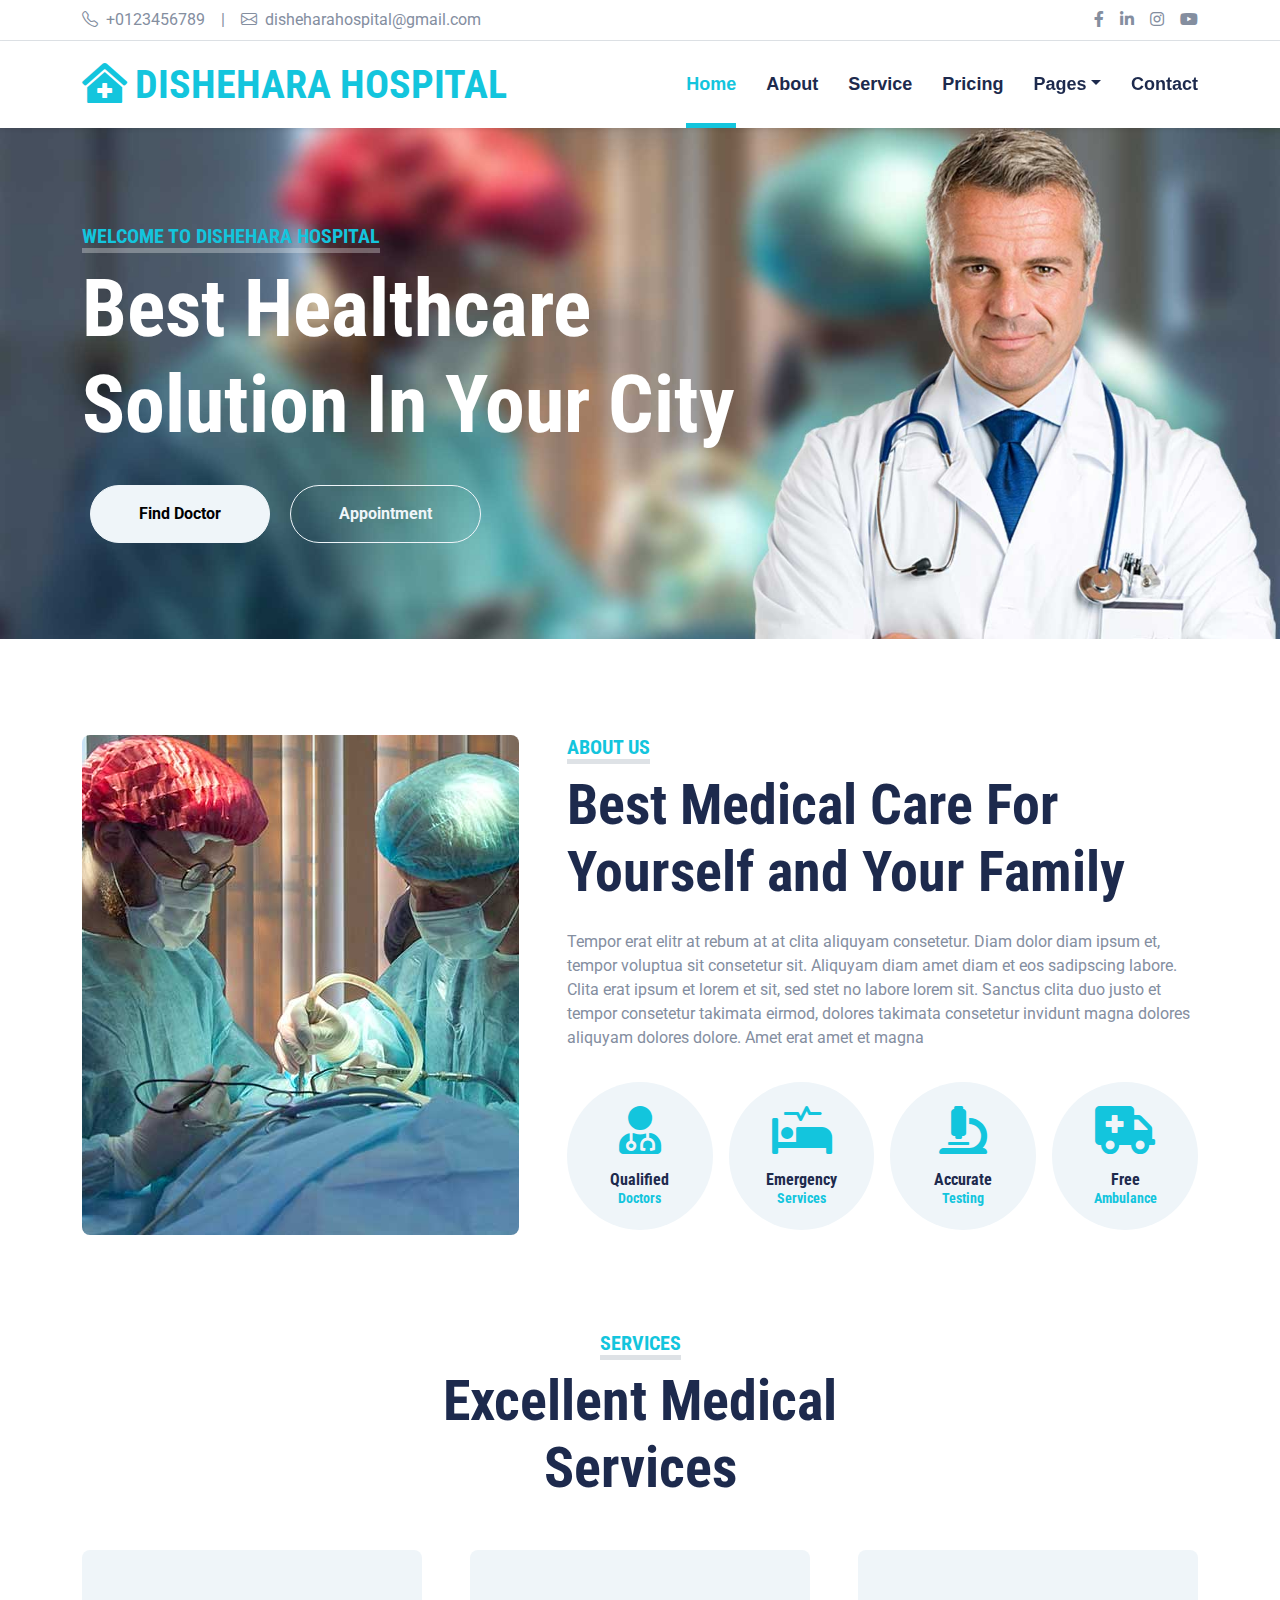
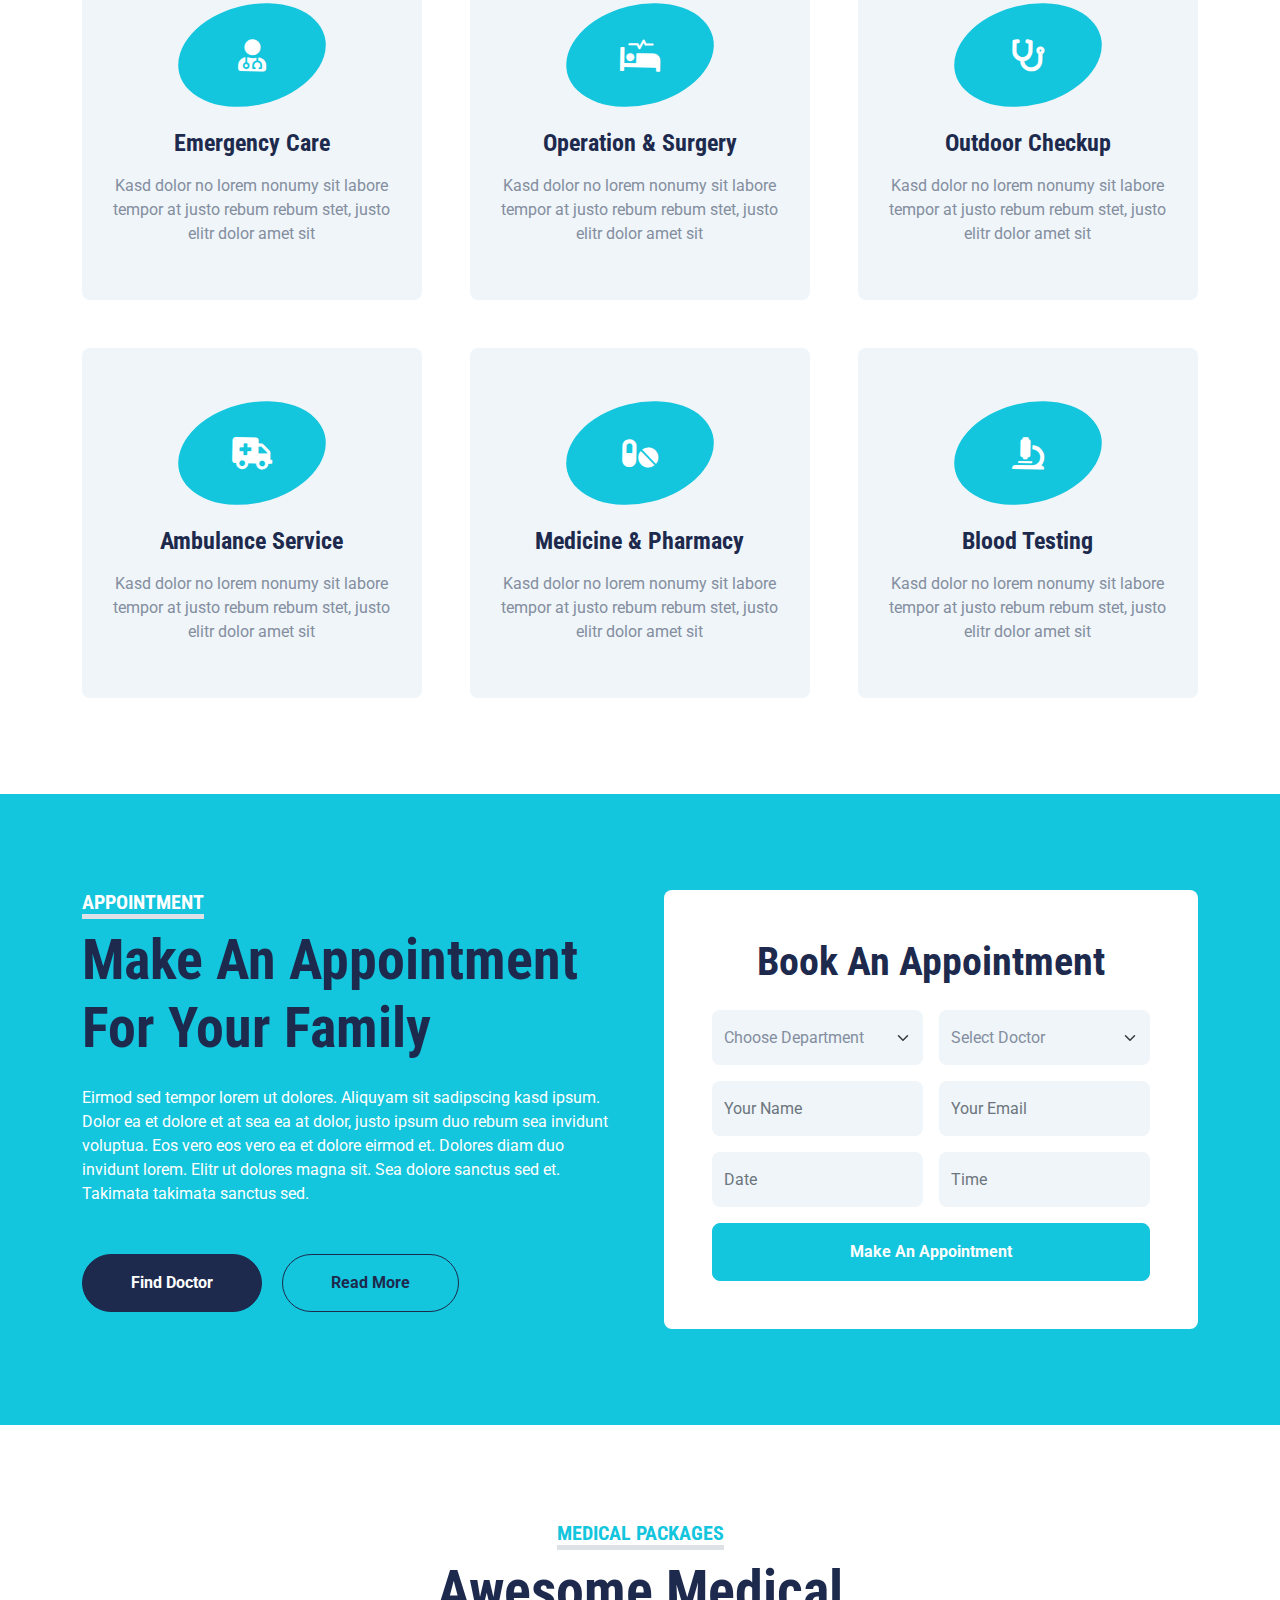
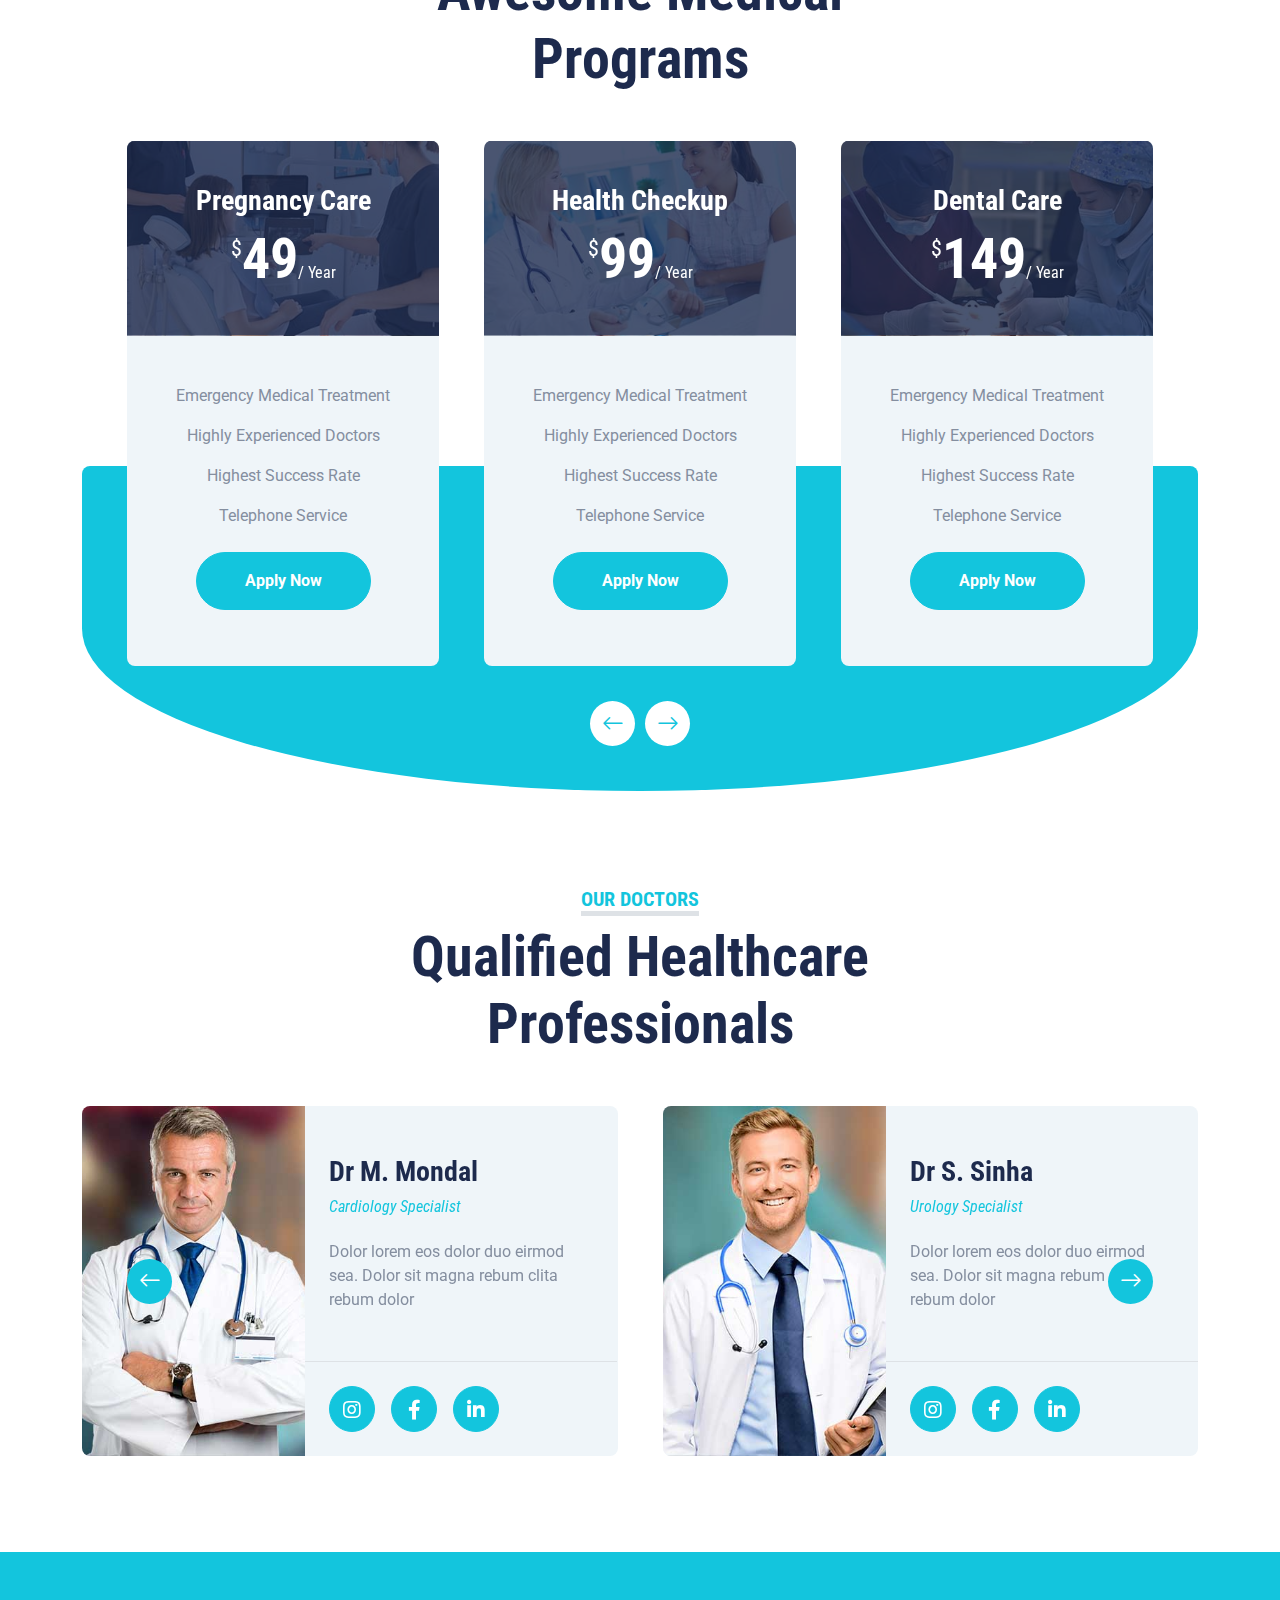
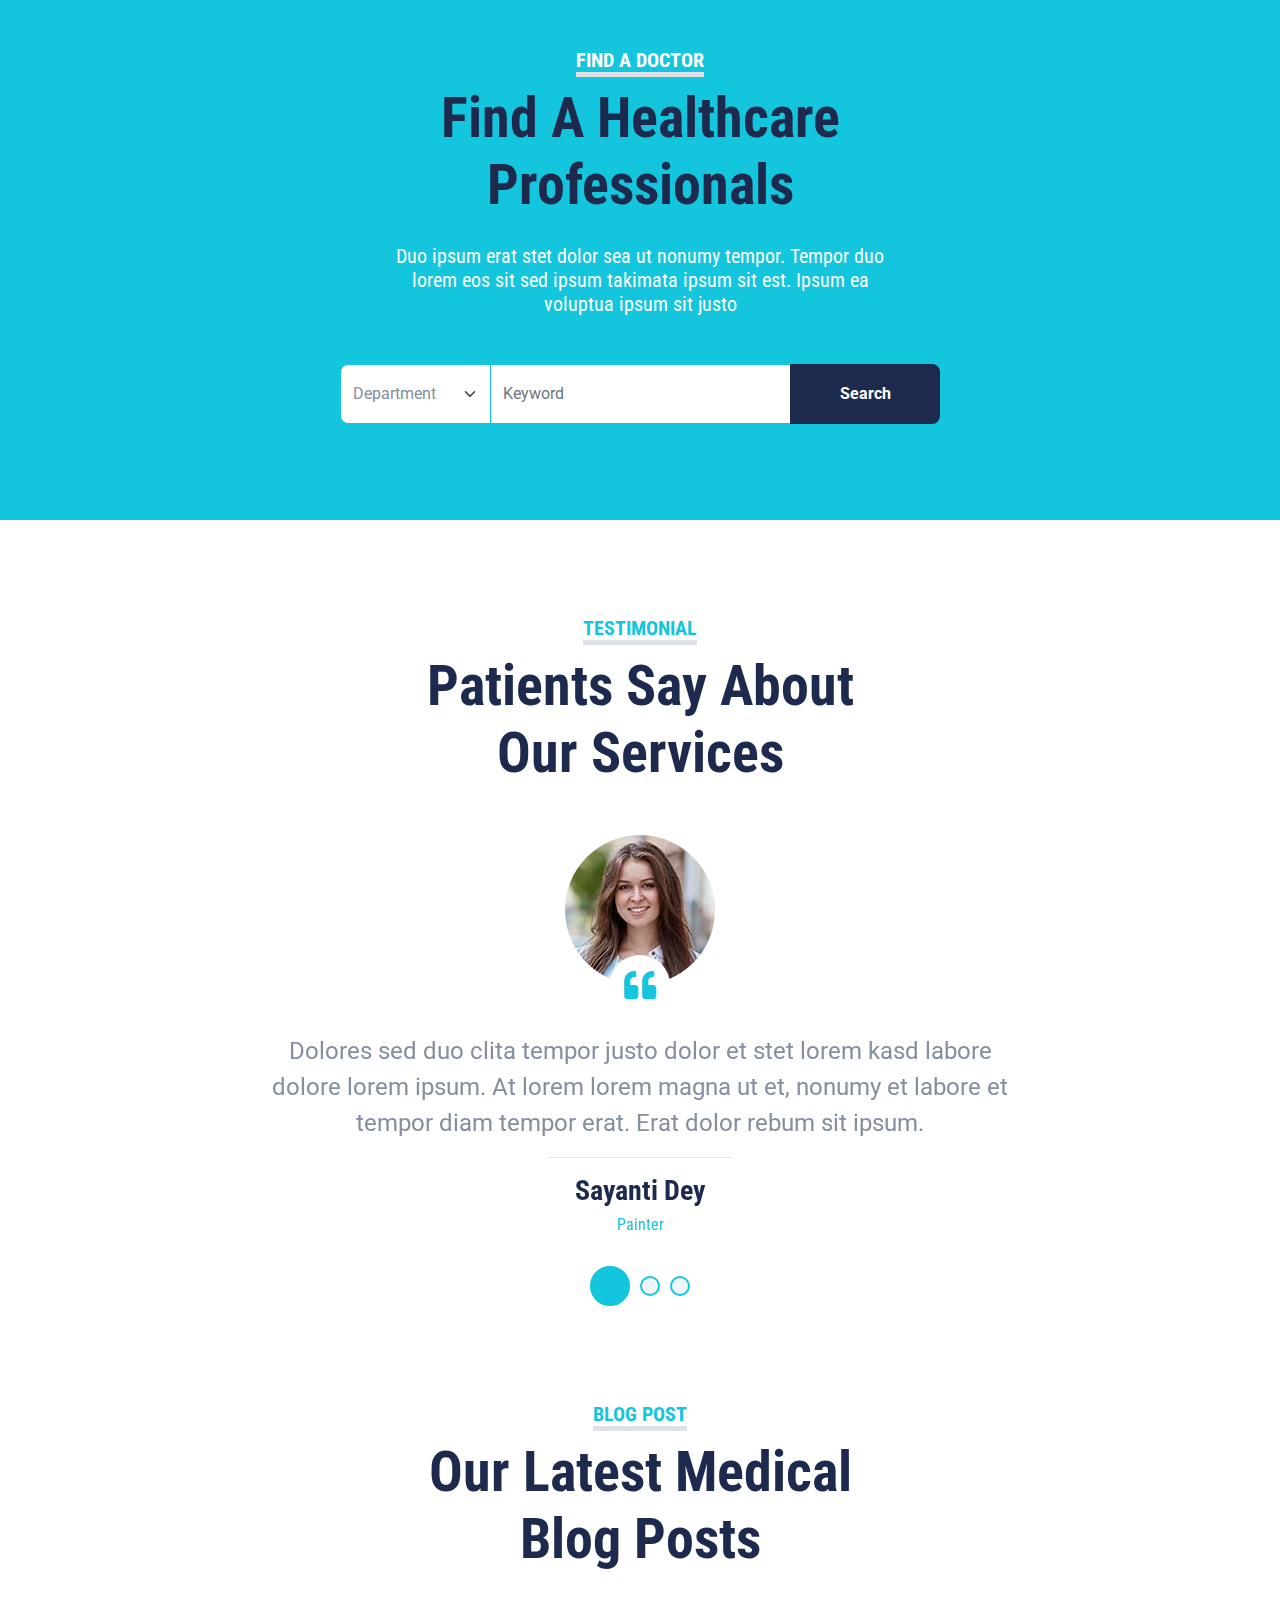
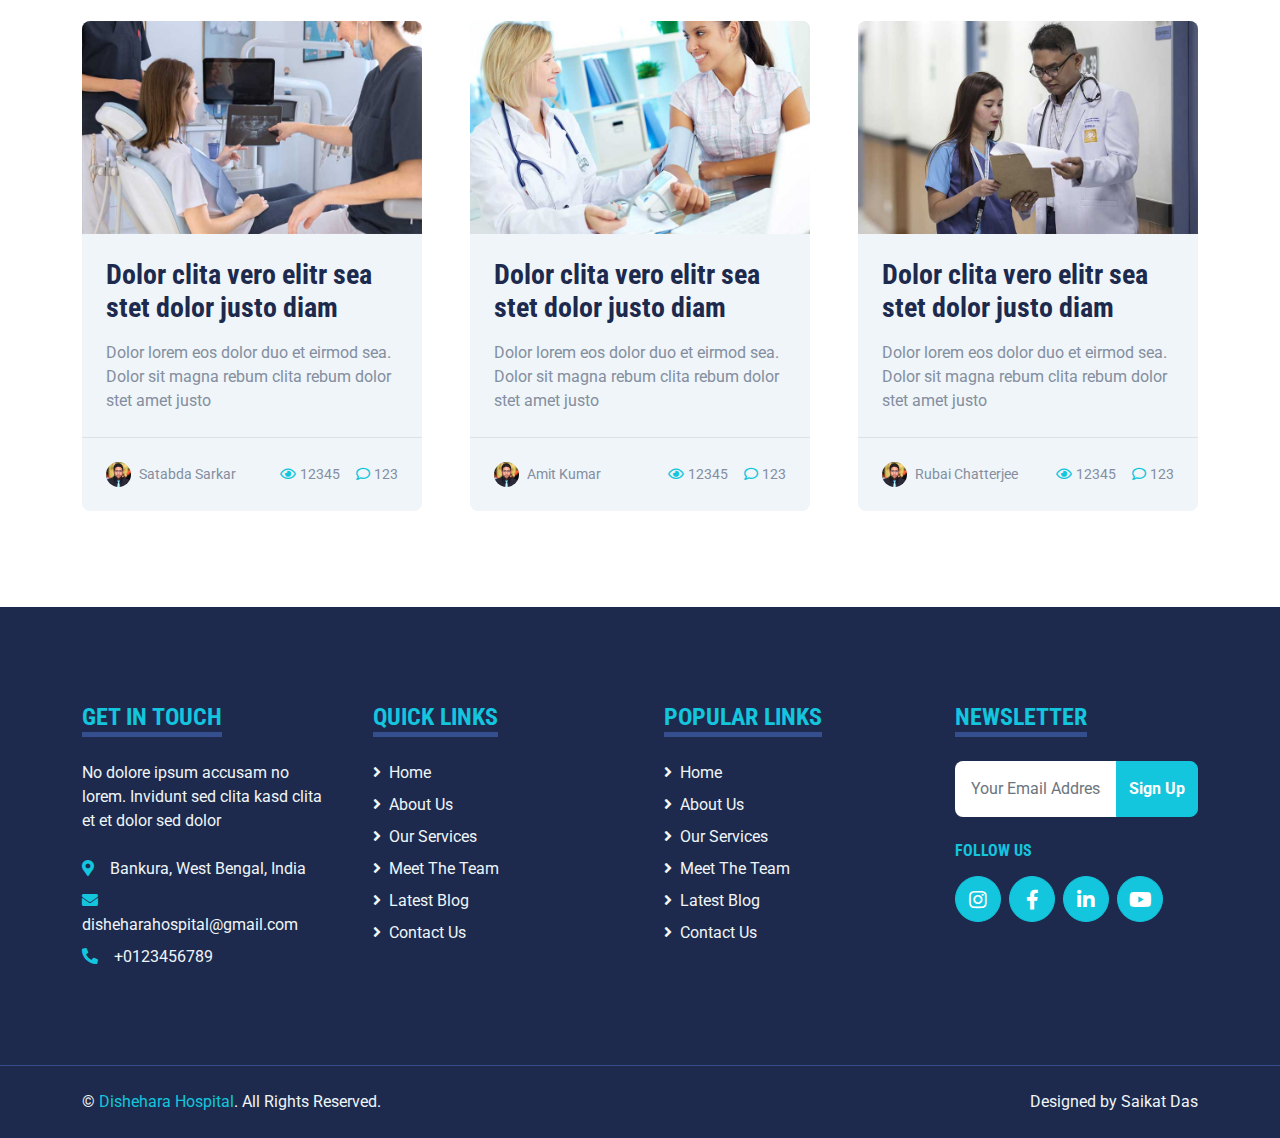
<file: index.html>
<!DOCTYPE html>
<html lang="en">

<head>
    <meta charset="utf-8">
    <title>DISHEHARA - Hospital</title>
    <meta content="width=device-width, initial-scale=1.0" name="viewport">
    <meta content="Free HTML Templates" name="keywords">
    <meta content="Free HTML Templates" name="description">

    <!-- Favicon -->
    <link href="img/favicon.ico" rel="icon">

    <!-- Google Web Fonts -->
    <link rel="preconnect" href="https://fonts.gstatic.com">
    <link href="https://fonts.googleapis.com/css2?family=Roboto+Condensed:wght@400;700&family=Roboto:wght@400;700&display=swap" rel="stylesheet">  

    <!-- Icon Font Stylesheet -->
    <link href="https://cdnjs.cloudflare.com/ajax/libs/font-awesome/5.15.0/css/all.min.css" rel="stylesheet">
    <link href="https://cdn.jsdelivr.net/npm/bootstrap-icons@1.4.1/font/bootstrap-icons.css" rel="stylesheet">

    <!-- Libraries Stylesheet -->
    <link href="lib/owlcarousel/assets/owl.carousel.min.css" rel="stylesheet">
    <link href="lib/tempusdominus/css/tempusdominus-bootstrap-4.min.css" rel="stylesheet" />

    <!-- Customized Bootstrap Stylesheet -->
    <link href="css/bootstrap.min.css" rel="stylesheet">

    <!-- Template Stylesheet -->
    <link href="css/style.css" rel="stylesheet">
</head>

<body>
    <!-- Topbar Start -->
    <div class="container-fluid py-2 border-bottom d-none d-lg-block">
        <div class="container">
            <div class="row">
                <div class="col-md-6 text-center text-lg-start mb-2 mb-lg-0">
                    <div class="d-inline-flex align-items-center">
                        <a class="text-decoration-none text-body pe-3" href=""><i class="bi bi-telephone me-2"></i>+0123456789</a>
                        <span class="text-body">|</span>
                        <a class="text-decoration-none text-body px-3" href=""><i class="bi bi-envelope me-2"></i>disheharahospital@gmail.com</a>
                    </div>
                </div>
                <div class="col-md-6 text-center text-lg-end">
                    <div class="d-inline-flex align-items-center">
                        <a class="text-body px-2" href="https://www.facebook.com/Prince.rony.2000?mibextid=ZbWKwL">
                            <i class="fab fa-facebook-f"></i>
                        </a>
                        <a class="text-body px-2" href="https://www.linkedin.com/in/dasbabu218?utm_source=share&utm_campaign=share_via&utm_content=profile&utm_medium=android_app">
                            <i class="fab fa-linkedin-in"></i>
                        </a>
                        <a class="text-body px-2" href="https://www.instagram.com/___das__babu___?igsh=MTlhN25idnB5bTdvYw==">
                            <i class="fab fa-instagram"></i>
                        </a>
                        <a class="text-body ps-2" href="https://youtube.com/@das___babu___?si=K_jMmvIxBRezOsSH">
                            <i class="fab fa-youtube"></i>
                        </a>
                    </div>
                </div>
            </div>
        </div>
    </div>
    <!-- Topbar End -->


    <!-- Navbar Start -->
    <div class="container-fluid sticky-top bg-white shadow-sm">
        <div class="container">
            <nav class="navbar navbar-expand-lg bg-white navbar-light py-3 py-lg-0">
                <a href="index.html" class="navbar-brand">
                    <h1 class="m-0 text-uppercase text-primary"><i class="fa fa-clinic-medical me-2"></i>Dishehara Hospital</h1>
                </a>
                <button class="navbar-toggler" type="button" data-bs-toggle="collapse" data-bs-target="#navbarCollapse">
                    <span class="navbar-toggler-icon"></span>
                </button>
                <div class="collapse navbar-collapse" id="navbarCollapse">
                    <div class="navbar-nav ms-auto py-0">
                        <a href="index.html" class="nav-item nav-link active">Home</a>
                        <a href="about.html" class="nav-item nav-link">About</a>
                        <a href="service.html" class="nav-item nav-link">Service</a>
                        <a href="price.html" class="nav-item nav-link">Pricing</a>
                        <div class="nav-item dropdown">
                            <a href="#" class="nav-link dropdown-toggle" data-bs-toggle="dropdown">Pages</a>
                            <div class="dropdown-menu m-0">
                                <a href="blog.html" class="dropdown-item">Blog Grid</a>
                                <a href="detail.html" class="dropdown-item">Blog Detail</a>
                                <a href="team.html" class="dropdown-item">The Team</a>
                                <a href="testimonial.html" class="dropdown-item">Testimonial</a>
                                <a href="appointment.html" class="dropdown-item">Appointment</a>
                                <a href="search.html" class="dropdown-item">Search</a>
                            </div>
                        </div>
                        <a href="contact.html" class="nav-item nav-link">Contact</a>
                    </div>
                </div>
            </nav>
        </div>
    </div>
    <!-- Navbar End -->


    <!-- Hero Start -->
    <div class="container-fluid bg-primary py-5 mb-5 hero-header">
        <div class="container py-5">
            <div class="row justify-content-start">
                <div class="col-lg-8 text-center text-lg-start">
                    <h5 class="d-inline-block text-primary text-uppercase border-bottom border-5" style="border-color: rgba(256, 256, 256, .3) !important;">Welcome To Dishehara Hospital</h5>
                    <h1 class="display-1 text-white mb-md-4">Best Healthcare Solution In Your City</h1>
                    <div class="pt-2">
                        <a href="" class="btn btn-light rounded-pill py-md-3 px-md-5 mx-2">Find Doctor</a>
                        <a href="" class="btn btn-outline-light rounded-pill py-md-3 px-md-5 mx-2">Appointment</a>
                    </div>
                </div>
            </div>
        </div>
    </div>
    <!-- Hero End -->


    <!-- About Start -->
    <div class="container-fluid py-5">
        <div class="container">
            <div class="row gx-5">
                <div class="col-lg-5 mb-5 mb-lg-0" style="min-height: 500px;">
                    <div class="position-relative h-100">
                        <img class="position-absolute w-100 h-100 rounded" src="img/about.jpg" style="object-fit: cover;">
                    </div>
                </div>
                <div class="col-lg-7">
                    <div class="mb-4">
                        <h5 class="d-inline-block text-primary text-uppercase border-bottom border-5">About Us</h5>
                        <h1 class="display-4">Best Medical Care For Yourself and Your Family</h1>
                    </div>
                    <p>Tempor erat elitr at rebum at at clita aliquyam consetetur. Diam dolor diam ipsum et, tempor voluptua sit consetetur sit. Aliquyam diam amet diam et eos sadipscing labore. Clita erat ipsum et lorem et sit, sed stet no labore lorem sit. Sanctus clita duo justo et tempor consetetur takimata eirmod, dolores takimata consetetur invidunt magna dolores aliquyam dolores dolore. Amet erat amet et magna</p>
                    <div class="row g-3 pt-3">
                        <div class="col-sm-3 col-6">
                            <div class="bg-light text-center rounded-circle py-4">
                                <i class="fa fa-3x fa-user-md text-primary mb-3"></i>
                                <h6 class="mb-0">Qualified<small class="d-block text-primary">Doctors</small></h6>
                            </div>
                        </div>
                        <div class="col-sm-3 col-6">
                            <div class="bg-light text-center rounded-circle py-4">
                                <i class="fa fa-3x fa-procedures text-primary mb-3"></i>
                                <h6 class="mb-0">Emergency<small class="d-block text-primary">Services</small></h6>
                            </div>
                        </div>
                        <div class="col-sm-3 col-6">
                            <div class="bg-light text-center rounded-circle py-4">
                                <i class="fa fa-3x fa-microscope text-primary mb-3"></i>
                                <h6 class="mb-0">Accurate<small class="d-block text-primary">Testing</small></h6>
                            </div>
                        </div>
                        <div class="col-sm-3 col-6">
                            <div class="bg-light text-center rounded-circle py-4">
                                <i class="fa fa-3x fa-ambulance text-primary mb-3"></i>
                                <h6 class="mb-0">Free<small class="d-block text-primary">Ambulance</small></h6>
                            </div>
                        </div>
                    </div>
                </div>
            </div>
        </div>
    </div>
    <!-- About End -->
    

    <!-- Services Start -->
    <div class="container-fluid py-5">
        <div class="container">
            <div class="text-center mx-auto mb-5" style="max-width: 500px;">
                <h5 class="d-inline-block text-primary text-uppercase border-bottom border-5">Services</h5>
                <h1 class="display-4">Excellent Medical Services</h1>
            </div>
            <div class="row g-5">
                <div class="col-lg-4 col-md-6">
                    <div class="service-item bg-light rounded d-flex flex-column align-items-center justify-content-center text-center">
                        <div class="service-icon mb-4">
                            <i class="fa fa-2x fa-user-md text-white"></i>
                        </div>
                        <h4 class="mb-3">Emergency Care</h4>
                        <p class="m-0">Kasd dolor no lorem nonumy sit labore tempor at justo rebum rebum stet, justo elitr dolor amet sit</p>
                        <a class="btn btn-lg btn-primary rounded-pill" href="">
                            <i class="bi bi-arrow-right"></i>
                        </a>
                    </div>
                </div>
                <div class="col-lg-4 col-md-6">
                    <div class="service-item bg-light rounded d-flex flex-column align-items-center justify-content-center text-center">
                        <div class="service-icon mb-4">
                            <i class="fa fa-2x fa-procedures text-white"></i>
                        </div>
                        <h4 class="mb-3">Operation & Surgery</h4>
                        <p class="m-0">Kasd dolor no lorem nonumy sit labore tempor at justo rebum rebum stet, justo elitr dolor amet sit</p>
                        <a class="btn btn-lg btn-primary rounded-pill" href="">
                            <i class="bi bi-arrow-right"></i>
                        </a>
                    </div>
                </div>
                <div class="col-lg-4 col-md-6">
                    <div class="service-item bg-light rounded d-flex flex-column align-items-center justify-content-center text-center">
                        <div class="service-icon mb-4">
                            <i class="fa fa-2x fa-stethoscope text-white"></i>
                        </div>
                        <h4 class="mb-3">Outdoor Checkup</h4>
                        <p class="m-0">Kasd dolor no lorem nonumy sit labore tempor at justo rebum rebum stet, justo elitr dolor amet sit</p>
                        <a class="btn btn-lg btn-primary rounded-pill" href="">
                            <i class="bi bi-arrow-right"></i>
                        </a>
                    </div>
                </div>
                <div class="col-lg-4 col-md-6">
                    <div class="service-item bg-light rounded d-flex flex-column align-items-center justify-content-center text-center">
                        <div class="service-icon mb-4">
                            <i class="fa fa-2x fa-ambulance text-white"></i>
                        </div>
                        <h4 class="mb-3">Ambulance Service</h4>
                        <p class="m-0">Kasd dolor no lorem nonumy sit labore tempor at justo rebum rebum stet, justo elitr dolor amet sit</p>
                        <a class="btn btn-lg btn-primary rounded-pill" href="">
                            <i class="bi bi-arrow-right"></i>
                        </a>
                    </div>
                </div>  
                <div class="col-lg-4 col-md-6">
                    <div class="service-item bg-light rounded d-flex flex-column align-items-center justify-content-center text-center">
                        <div class="service-icon mb-4">
                            <i class="fa fa-2x fa-pills text-white"></i>
                        </div>
                        <h4 class="mb-3">Medicine & Pharmacy</h4>
                        <p class="m-0">Kasd dolor no lorem nonumy sit labore tempor at justo rebum rebum stet, justo elitr dolor amet sit</p>
                        <a class="btn btn-lg btn-primary rounded-pill" href="">
                            <i class="bi bi-arrow-right"></i>
                        </a>
                    </div>
                </div>
                <div class="col-lg-4 col-md-6">
                    <div class="service-item bg-light rounded d-flex flex-column align-items-center justify-content-center text-center">
                        <div class="service-icon mb-4">
                            <i class="fa fa-2x fa-microscope text-white"></i>
                        </div>
                        <h4 class="mb-3">Blood Testing</h4>
                        <p class="m-0">Kasd dolor no lorem nonumy sit labore tempor at justo rebum rebum stet, justo elitr dolor amet sit</p>
                        <a class="btn btn-lg btn-primary rounded-pill" href="">
                            <i class="bi bi-arrow-right"></i>
                        </a>
                    </div>
                </div>
            </div>
        </div>
    </div>
    <!-- Services End -->


    <!-- Appointment Start -->
    <div class="container-fluid bg-primary my-5 py-5">
        <div class="container py-5">
            <div class="row gx-5">
                <div class="col-lg-6 mb-5 mb-lg-0">
                    <div class="mb-4">
                        <h5 class="d-inline-block text-white text-uppercase border-bottom border-5">Appointment</h5>
                        <h1 class="display-4">Make An Appointment For Your Family</h1>
                    </div>
                    <p class="text-white mb-5">Eirmod sed tempor lorem ut dolores. Aliquyam sit sadipscing kasd ipsum. Dolor ea et dolore et at sea ea at dolor, justo ipsum duo rebum sea invidunt voluptua. Eos vero eos vero ea et dolore eirmod et. Dolores diam duo invidunt lorem. Elitr ut dolores magna sit. Sea dolore sanctus sed et. Takimata takimata sanctus sed.</p>
                    <a class="btn btn-dark rounded-pill py-3 px-5 me-3" href="">Find Doctor</a>
                    <a class="btn btn-outline-dark rounded-pill py-3 px-5" href="">Read More</a>
                </div>
                <div class="col-lg-6">
                    <div class="bg-white text-center rounded p-5">
                        <h1 class="mb-4">Book An Appointment</h1>
                        <form>
                            <div class="row g-3">
                                <div class="col-12 col-sm-6">
                                    <select class="form-select bg-light border-0" style="height: 55px;">
                                        <option selected>Choose Department</option>
                                        <option value="1">Cardiology</option>
                                        <option value="2">Urology</option>
                                        <option value="3">Gastroenterology</option>
                                    </select>
                                </div>
                                <div class="col-12 col-sm-6">
                                    <select class="form-select bg-light border-0" style="height: 55px;">
                                        <option selected>Select Doctor</option>
                                        <option value="1">Dr M. Mondal</option>
                                        <option value="2">Dr S. Sinha</option>
                                        <option value="3">Dr R. Banerjee</option>
                                    </select>
                                </div>
                                <div class="col-12 col-sm-6">
                                    <input type="text" class="form-control bg-light border-0" placeholder="Your Name" style="height: 55px;">
                                </div>
                                <div class="col-12 col-sm-6">
                                    <input type="email" class="form-control bg-light border-0" placeholder="Your Email" style="height: 55px;">
                                </div>
                                <div class="col-12 col-sm-6">
                                    <div class="date" id="date" data-target-input="nearest">
                                        <input type="text"
                                            class="form-control bg-light border-0 datetimepicker-input"
                                            placeholder="Date" data-target="#date" data-toggle="datetimepicker" style="height: 55px;">
                                    </div>
                                </div>
                                <div class="col-12 col-sm-6">
                                    <div class="time" id="time" data-target-input="nearest">
                                        <input type="text"
                                            class="form-control bg-light border-0 datetimepicker-input"
                                            placeholder="Time" data-target="#time" data-toggle="datetimepicker" style="height: 55px;">
                                    </div>
                                </div>
                                <div class="col-12">
                                    <button class="btn btn-primary w-100 py-3" type="submit">Make An Appointment</button>
                                </div>
                            </div>
                        </form>
                    </div>
                </div>
            </div>
        </div>
    </div>
    <!-- Appointment End -->


    <!-- Pricing Plan Start -->
    <div class="container-fluid py-5">
        <div class="container">
            <div class="text-center mx-auto mb-5" style="max-width: 500px;">
                <h5 class="d-inline-block text-primary text-uppercase border-bottom border-5">Medical Packages</h5>
                <h1 class="display-4">Awesome Medical Programs</h1>
            </div>
            <div class="owl-carousel price-carousel position-relative" style="padding: 0 45px 45px 45px;">
                <div class="bg-light rounded text-center">
                    <div class="position-relative">
                        <img class="img-fluid rounded-top" src="img/price-1.jpg" alt="">
                        <div class="position-absolute w-100 h-100 top-50 start-50 translate-middle rounded-top d-flex flex-column align-items-center justify-content-center" style="background: rgba(29, 42, 77, .8);">
                            <h3 class="text-white">Pregnancy Care</h3>
                            <h1 class="display-4 text-white mb-0">
                                <small class="align-top fw-normal" style="font-size: 22px; line-height: 45px;">$</small>49<small class="align-bottom fw-normal" style="font-size: 16px; line-height: 40px;">/ Year</small>
                            </h1>
                        </div>
                    </div>
                    <div class="text-center py-5">
                        <p>Emergency Medical Treatment</p>
                        <p>Highly Experienced Doctors</p>
                        <p>Highest Success Rate</p>
                        <p>Telephone Service</p>
                        <a href="" class="btn btn-primary rounded-pill py-3 px-5 my-2">Apply Now</a>
                    </div>
                </div>
                <div class="bg-light rounded text-center">
                    <div class="position-relative">
                        <img class="img-fluid rounded-top" src="img/price-2.jpg" alt="">
                        <div class="position-absolute w-100 h-100 top-50 start-50 translate-middle rounded-top d-flex flex-column align-items-center justify-content-center" style="background: rgba(29, 42, 77, .8);">
                            <h3 class="text-white">Health Checkup</h3>
                            <h1 class="display-4 text-white mb-0">
                                <small class="align-top fw-normal" style="font-size: 22px; line-height: 45px;">$</small>99<small class="align-bottom fw-normal" style="font-size: 16px; line-height: 40px;">/ Year</small>
                            </h1>
                        </div>
                    </div>
                    <div class="text-center py-5">
                        <p>Emergency Medical Treatment</p>
                        <p>Highly Experienced Doctors</p>
                        <p>Highest Success Rate</p>
                        <p>Telephone Service</p>
                        <a href="" class="btn btn-primary rounded-pill py-3 px-5 my-2">Apply Now</a>
                    </div>
                </div>
                <div class="bg-light rounded text-center">
                    <div class="position-relative">
                        <img class="img-fluid rounded-top" src="img/price-3.jpg" alt="">
                        <div class="position-absolute w-100 h-100 top-50 start-50 translate-middle rounded-top d-flex flex-column align-items-center justify-content-center" style="background: rgba(29, 42, 77, .8);">
                            <h3 class="text-white">Dental Care</h3>
                            <h1 class="display-4 text-white mb-0">
                                <small class="align-top fw-normal" style="font-size: 22px; line-height: 45px;">$</small>149<small class="align-bottom fw-normal" style="font-size: 16px; line-height: 40px;">/ Year</small>
                            </h1>
                        </div>
                    </div>
                    <div class="text-center py-5">
                        <p>Emergency Medical Treatment</p>
                        <p>Highly Experienced Doctors</p>
                        <p>Highest Success Rate</p>
                        <p>Telephone Service</p>
                        <a href="" class="btn btn-primary rounded-pill py-3 px-5 my-2">Apply Now</a>
                    </div>
                </div>
                <div class="bg-light rounded text-center">
                    <div class="position-relative">
                        <img class="img-fluid rounded-top" src="img/price-4.jpg" alt="">
                        <div class="position-absolute w-100 h-100 top-50 start-50 translate-middle rounded-top d-flex flex-column align-items-center justify-content-center" style="background: rgba(29, 42, 77, .8);">
                            <h3 class="text-white">Operation & Surgery</h3>
                            <h1 class="display-4 text-white mb-0">
                                <small class="align-top fw-normal" style="font-size: 22px; line-height: 45px;">$</small>199<small class="align-bottom fw-normal" style="font-size: 16px; line-height: 40px;">/ Year</small>
                            </h1>
                        </div>
                    </div>
                    <div class="text-center py-5">
                        <p>Emergency Medical Treatment</p>
                        <p>Highly Experienced Doctors</p>
                        <p>Highest Success Rate</p>
                        <p>Telephone Service</p>
                        <a href="" class="btn btn-primary rounded-pill py-3 px-5 my-2">Apply Now</a>
                    </div>
                </div>
            </div>
        </div>
    </div>
    <!-- Pricing Plan End -->


    <!-- Team Start -->
    <div class="container-fluid py-5">
        <div class="container">
            <div class="text-center mx-auto mb-5" style="max-width: 500px;">
                <h5 class="d-inline-block text-primary text-uppercase border-bottom border-5">Our Doctors</h5>
                <h1 class="display-4">Qualified Healthcare Professionals</h1>
            </div>
            <div class="owl-carousel team-carousel position-relative">
                <div class="team-item">
                    <div class="row g-0 bg-light rounded overflow-hidden">
                        <div class="col-12 col-sm-5 h-100">
                            <img class="img-fluid h-100" src="img/team-1.jpg" style="object-fit: cover;">
                        </div>
                        <div class="col-12 col-sm-7 h-100 d-flex flex-column">
                            <div class="mt-auto p-4">
                                <h3>Dr M. Mondal</h3>
                                <h6 class="fw-normal fst-italic text-primary mb-4">Cardiology Specialist</h6>
                                <p class="m-0">Dolor lorem eos dolor duo eirmod sea. Dolor sit magna rebum clita rebum dolor</p>
                            </div>
                            <div class="d-flex mt-auto border-top p-4">
                                <a class="btn btn-lg btn-primary btn-lg-square rounded-circle me-3" href="https://www.instagram.com/___das__babu___?igsh=MTlhN25idnB5bTdvYw=="><i class="fab fa-instagram"></i></a>
                                <a class="btn btn-lg btn-primary btn-lg-square rounded-circle me-3" href="https://www.facebook.com/Prince.rony.2000?mibextid=ZbWKwL"><i class="fab fa-facebook-f"></i></a>
                                <a class="btn btn-lg btn-primary btn-lg-square rounded-circle" href="https://www.linkedin.com/in/dasbabu218?utm_source=share&utm_campaign=share_via&utm_content=profile&utm_medium=android_app"><i class="fab fa-linkedin-in"></i></a>
                            </div>
                        </div>
                    </div>
                </div>
                <div class="team-item">
                    <div class="row g-0 bg-light rounded overflow-hidden">
                        <div class="col-12 col-sm-5 h-100">
                            <img class="img-fluid h-100" src="img/team-2.jpg" style="object-fit: cover;">
                        </div>
                        <div class="col-12 col-sm-7 h-100 d-flex flex-column">
                            <div class="mt-auto p-4">
                                <h3>Dr S. Sinha</h3>
                                <h6 class="fw-normal fst-italic text-primary mb-4">Urology Specialist</h6>
                                <p class="m-0">Dolor lorem eos dolor duo eirmod sea. Dolor sit magna rebum clita rebum dolor</p>
                            </div>
                            <div class="d-flex mt-auto border-top p-4">
                                <a class="btn btn-lg btn-primary btn-lg-square rounded-circle me-3" href="https://www.instagram.com/___das__babu___?igsh=MTlhN25idnB5bTdvYw=="><i class="fab fa-instagram"></i></a>
                                <a class="btn btn-lg btn-primary btn-lg-square rounded-circle me-3" href="https://www.facebook.com/Prince.rony.2000?mibextid=ZbWKwL"><i class="fab fa-facebook-f"></i></a>
                                <a class="btn btn-lg btn-primary btn-lg-square rounded-circle" href="https://www.linkedin.com/in/dasbabu218?utm_source=share&utm_campaign=share_via&utm_content=profile&utm_medium=android_app"><i class="fab fa-linkedin-in"></i></a>
                            </div>
                        </div>
                    </div>
                </div>
                <div class="team-item">
                    <div class="row g-0 bg-light rounded overflow-hidden">
                        <div class="col-12 col-sm-5 h-100">
                            <img class="img-fluid h-100" src="img/team-3.jpg" style="object-fit: cover;">
                        </div>
                        <div class="col-12 col-sm-7 h-100 d-flex flex-column">
                            <div class="mt-auto p-4">
                                <h3>Dr R. Banerjee</h3>
                                <h6 class="fw-normal fst-italic text-primary mb-4">Gastroenterology Specialist</h6>
                                <p class="m-0">Dolor lorem eos dolor duo eirmod sea. Dolor sit magna rebum clita rebum dolor</p>
                            </div>
                            <div class="d-flex mt-auto border-top p-4">
                                <a class="btn btn-lg btn-primary btn-lg-square rounded-circle me-3" href="https://www.instagram.com/___das__babu___?igsh=MTlhN25idnB5bTdvYw=="><i class="fab fa-twitter"></i></a>
                                <a class="btn btn-lg btn-primary btn-lg-square rounded-circle me-3" href="https://www.facebook.com/Prince.rony.2000?mibextid=ZbWKwL"><i class="fab fa-facebook-f"></i></a>
                                <a class="btn btn-lg btn-primary btn-lg-square rounded-circle" href="https://www.linkedin.com/in/dasbabu218?utm_source=share&utm_campaign=share_via&utm_content=profile&utm_medium=android_app"><i class="fab fa-linkedin-in"></i></a>
                            </div>
                        </div>
                    </div>
                </div>
            </div>
        </div>
    </div>
    <!-- Team End -->


    <!-- Search Start -->
    <div class="container-fluid bg-primary my-5 py-5">
        <div class="container py-5">
            <div class="text-center mx-auto mb-5" style="max-width: 500px;">
                <h5 class="d-inline-block text-white text-uppercase border-bottom border-5">Find A Doctor</h5>
                <h1 class="display-4 mb-4">Find A Healthcare Professionals</h1>
                <h5 class="text-white fw-normal">Duo ipsum erat stet dolor sea ut nonumy tempor. Tempor duo lorem eos sit sed ipsum takimata ipsum sit est. Ipsum ea voluptua ipsum sit justo</h5>
            </div>
            <div class="mx-auto" style="width: 100%; max-width: 600px;">
                <div class="input-group">
                    <select class="form-select border-primary w-25" style="height: 60px;">
                        <option selected>Department</option>
                        <option value="1">Cardiology</option>
                        <option value="2">Urology</option>
                        <option value="3">Gastroenterology</option>
                    </select>
                    <input type="text" class="form-control border-primary w-50" placeholder="Keyword">
                    <button class="btn btn-dark border-0 w-25">Search</button>
                </div>
            </div>
        </div>
    </div>
    <!-- Search End -->


    <!-- Testimonial Start -->
    <div class="container-fluid py-5">
        <div class="container">
            <div class="text-center mx-auto mb-5" style="max-width: 500px;">
                <h5 class="d-inline-block text-primary text-uppercase border-bottom border-5">Testimonial</h5>
                <h1 class="display-4">Patients Say About Our Services</h1>
            </div>
            <div class="row justify-content-center">
                <div class="col-lg-8">
                    <div class="owl-carousel testimonial-carousel">
                        <div class="testimonial-item text-center">
                            <div class="position-relative mb-5">
                                <img class="img-fluid rounded-circle mx-auto" src="img/testimonial-1.jpg" alt="">
                                <div class="position-absolute top-100 start-50 translate-middle d-flex align-items-center justify-content-center bg-white rounded-circle" style="width: 60px; height: 60px;">
                                    <i class="fa fa-quote-left fa-2x text-primary"></i>
                                </div>
                            </div>
                            <p class="fs-4 fw-normal">Dolores sed duo clita tempor justo dolor et stet lorem kasd labore dolore lorem ipsum. At lorem lorem magna ut et, nonumy et labore et tempor diam tempor erat. Erat dolor rebum sit ipsum.</p>
                            <hr class="w-25 mx-auto">
                            <h3>Sayanti Dey</h3>
                            <h6 class="fw-normal text-primary mb-3">Painter</h6>
                        </div>
                        <div class="testimonial-item text-center">
                            <div class="position-relative mb-5">
                                <img class="img-fluid rounded-circle mx-auto" src="img/testimonial-2.jpg" alt="">
                                <div class="position-absolute top-100 start-50 translate-middle d-flex align-items-center justify-content-center bg-white rounded-circle" style="width: 60px; height: 60px;">
                                    <i class="fa fa-quote-left fa-2x text-primary"></i>
                                </div>
                            </div>
                            <p class="fs-4 fw-normal">Dolores sed duo clita tempor justo dolor et stet lorem kasd labore dolore lorem ipsum. At lorem lorem magna ut et, nonumy et labore et tempor diam tempor erat. Erat dolor rebum sit ipsum.</p>
                            <hr class="w-25 mx-auto">
                            <h3>Biswajit Besra</h3>
                            <h6 class="fw-normal text-primary mb-3">Coder</h6>
                        </div>
                        <div class="testimonial-item text-center">
                            <div class="position-relative mb-5">
                                <img class="img-fluid rounded-circle mx-auto" src="img/testimonial-3.jpg" alt="">
                                <div class="position-absolute top-100 start-50 translate-middle d-flex align-items-center justify-content-center bg-white rounded-circle" style="width: 60px; height: 60px;">
                                    <i class="fa fa-quote-left fa-2x text-primary"></i>
                                </div>
                            </div>
                            <p class="fs-4 fw-normal">Dolores sed duo clita tempor justo dolor et stet lorem kasd labore dolore lorem ipsum. At lorem lorem magna ut et, nonumy et labore et tempor diam tempor erat. Erat dolor rebum sit ipsum.</p>
                            <hr class="w-25 mx-auto">
                            <h3>Bratati Auddya</h3>
                            <h6 class="fw-normal text-primary mb-3">Dancer</h6>
                        </div>
                    </div>
                </div>
            </div>
        </div>
    </div>
    <!-- Testimonial End -->


    <!-- Blog Start -->
    <div class="container-fluid py-5">
        <div class="container">
            <div class="text-center mx-auto mb-5" style="max-width: 500px;">
                <h5 class="d-inline-block text-primary text-uppercase border-bottom border-5">Blog Post</h5>
                <h1 class="display-4">Our Latest Medical Blog Posts</h1>
            </div>
            <div class="row g-5">
                <div class="col-xl-4 col-lg-6">
                    <div class="bg-light rounded overflow-hidden">
                        <img class="img-fluid w-100" src="img/blog-1.jpg" alt="">
                        <div class="p-4">
                            <a class="h3 d-block mb-3" href="">Dolor clita vero elitr sea stet dolor justo  diam</a>
                            <p class="m-0">Dolor lorem eos dolor duo et eirmod sea. Dolor sit magna
                                rebum clita rebum dolor stet amet justo</p>
                        </div>
                        <div class="d-flex justify-content-between border-top p-4">
                            <div class="d-flex align-items-center">
                                <img class="rounded-circle me-2" src="img/user.jpg" width="25" height="25" alt="">
                                <small>Satabda Sarkar</small>
                            </div>
                            <div class="d-flex align-items-center">
                                <small class="ms-3"><i class="far fa-eye text-primary me-1"></i>12345</small>
                                <small class="ms-3"><i class="far fa-comment text-primary me-1"></i>123</small>
                            </div>
                        </div>
                    </div>
                </div>
                <div class="col-xl-4 col-lg-6">
                    <div class="bg-light rounded overflow-hidden">
                        <img class="img-fluid w-100" src="img/blog-2.jpg" alt="">
                        <div class="p-4">
                            <a class="h3 d-block mb-3" href="">Dolor clita vero elitr sea stet dolor justo  diam</a>
                            <p class="m-0">Dolor lorem eos dolor duo et eirmod sea. Dolor sit magna
                                rebum clita rebum dolor stet amet justo</p>
                        </div>
                        <div class="d-flex justify-content-between border-top p-4">
                            <div class="d-flex align-items-center">
                                <img class="rounded-circle me-2" src="img/user.jpg" width="25" height="25" alt="">
                                <small>Amit Kumar</small>
                            </div>
                            <div class="d-flex align-items-center">
                                <small class="ms-3"><i class="far fa-eye text-primary me-1"></i>12345</small>
                                <small class="ms-3"><i class="far fa-comment text-primary me-1"></i>123</small>
                            </div>
                        </div>
                    </div>
                </div>
                <div class="col-xl-4 col-lg-6">
                    <div class="bg-light rounded overflow-hidden">
                        <img class="img-fluid w-100" src="img/blog-3.jpg" alt="">
                        <div class="p-4">
                            <a class="h3 d-block mb-3" href="">Dolor clita vero elitr sea stet dolor justo  diam</a>
                            <p class="m-0">Dolor lorem eos dolor duo et eirmod sea. Dolor sit magna
                                rebum clita rebum dolor stet amet justo</p>
                        </div>
                        <div class="d-flex justify-content-between border-top p-4">
                            <div class="d-flex align-items-center">
                                <img class="rounded-circle me-2" src="img/user.jpg" width="25" height="25" alt="">
                                <small>Rubai Chatterjee</small>
                            </div>
                            <div class="d-flex align-items-center">
                                <small class="ms-3"><i class="far fa-eye text-primary me-1"></i>12345</small>
                                <small class="ms-3"><i class="far fa-comment text-primary me-1"></i>123</small>
                            </div>
                        </div>
                    </div>
                </div>
            </div>
        </div>
    </div>
    <!-- Blog End -->
    

    <!-- Footer Start -->
    <div class="container-fluid bg-dark text-light mt-5 py-5">
        <div class="container py-5">
            <div class="row g-5">
                <div class="col-lg-3 col-md-6">
                    <h4 class="d-inline-block text-primary text-uppercase border-bottom border-5 border-secondary mb-4">Get In Touch</h4>
                    <p class="mb-4">No dolore ipsum accusam no lorem. Invidunt sed clita kasd clita et et dolor sed dolor</p>
                    <p class="mb-2"><i class="fa fa-map-marker-alt text-primary me-3"></i>Bankura, West Bengal, India</p>
                    <p class="mb-2"><i class="fa fa-envelope text-primary me-3"></i>disheharahospital@gmail.com</p>
                    <p class="mb-0"><i class="fa fa-phone-alt text-primary me-3"></i>+0123456789</p>
                </div>
                <div class="col-lg-3 col-md-6">
                    <h4 class="d-inline-block text-primary text-uppercase border-bottom border-5 border-secondary mb-4">Quick Links</h4>
                    <div class="d-flex flex-column justify-content-start">
                        <a class="text-light mb-2" href="#"><i class="fa fa-angle-right me-2"></i>Home</a>
                        <a class="text-light mb-2" href="#"><i class="fa fa-angle-right me-2"></i>About Us</a>
                        <a class="text-light mb-2" href="#"><i class="fa fa-angle-right me-2"></i>Our Services</a>
                        <a class="text-light mb-2" href="#"><i class="fa fa-angle-right me-2"></i>Meet The Team</a>
                        <a class="text-light mb-2" href="#"><i class="fa fa-angle-right me-2"></i>Latest Blog</a>
                        <a class="text-light" href="#"><i class="fa fa-angle-right me-2"></i>Contact Us</a>
                    </div>
                </div>
                <div class="col-lg-3 col-md-6">
                    <h4 class="d-inline-block text-primary text-uppercase border-bottom border-5 border-secondary mb-4">Popular Links</h4>
                    <div class="d-flex flex-column justify-content-start">
                        <a class="text-light mb-2" href="#"><i class="fa fa-angle-right me-2"></i>Home</a>
                        <a class="text-light mb-2" href="#"><i class="fa fa-angle-right me-2"></i>About Us</a>
                        <a class="text-light mb-2" href="#"><i class="fa fa-angle-right me-2"></i>Our Services</a>
                        <a class="text-light mb-2" href="#"><i class="fa fa-angle-right me-2"></i>Meet The Team</a>
                        <a class="text-light mb-2" href="#"><i class="fa fa-angle-right me-2"></i>Latest Blog</a>
                        <a class="text-light" href="#"><i class="fa fa-angle-right me-2"></i>Contact Us</a>
                    </div>
                </div>
                <div class="col-lg-3 col-md-6">
                    <h4 class="d-inline-block text-primary text-uppercase border-bottom border-5 border-secondary mb-4">Newsletter</h4>
                    <form action="">
                        <div class="input-group">
                            <input type="text" class="form-control p-3 border-0" placeholder="Your Email Address">
                            <button class="btn btn-primary">Sign Up</button>
                        </div>
                    </form>
                    <h6 class="text-primary text-uppercase mt-4 mb-3">Follow Us</h6>
                    <div class="d-flex">
                        <a class="btn btn-lg btn-primary btn-lg-square rounded-circle me-2" href="https://www.instagram.com/___das__babu___?igsh=MTlhN25idnB5bTdvYw=="><i class="fab fa-instagram"></i></a>
                        <a class="btn btn-lg btn-primary btn-lg-square rounded-circle me-2" href="https://www.facebook.com/Prince.rony.2000?mibextid=ZbWKwL"><i class="fab fa-facebook-f"></i></a>
                        <a class="btn btn-lg btn-primary btn-lg-square rounded-circle me-2" href="https://www.linkedin.com/in/dasbabu218?utm_source=share&utm_campaign=share_via&utm_content=profile&utm_medium=android_app"><i class="fab fa-linkedin-in"></i></a>
                        <a class="btn btn-lg btn-primary btn-lg-square rounded-circle" href="https://youtube.com/@das___babu___?si=K_jMmvIxBRezOsSH"><i class="fab fa-youtube"></i></a>
                    </div>
                </div>
            </div>
        </div>
    </div>
    <div class="container-fluid bg-dark text-light border-top border-secondary py-4">
        <div class="container">
            <div class="row g-5">
                <div class="col-md-6 text-center text-md-start">
                    <p class="mb-md-0">&copy; <a class="text-primary" href="#">Dishehara Hospital</a>. All Rights Reserved.</p>
                </div>
                <div class="col-md-6 text-center text-md-end">
                    <p class="mb-0">Designed by  Saikat Das</p>
                </div>
            </div>
        </div>
    </div>
    <!-- Footer End -->


    <!-- Back to Top -->
    <a href="#" class="btn btn-lg btn-primary btn-lg-square back-to-top"><i class="bi bi-arrow-up"></i></a>


    <!-- JavaScript Libraries -->
    <script src="https://code.jquery.com/jquery-3.4.1.min.js"></script>
    <script src="https://cdn.jsdelivr.net/npm/bootstrap@5.0.0/dist/js/bootstrap.bundle.min.js"></script>
    <script src="lib/easing/easing.min.js"></script>
    <script src="lib/waypoints/waypoints.min.js"></script>
    <script src="lib/owlcarousel/owl.carousel.min.js"></script>
    <script src="lib/tempusdominus/js/moment.min.js"></script>
    <script src="lib/tempusdominus/js/moment-timezone.min.js"></script>
    <script src="lib/tempusdominus/js/tempusdominus-bootstrap-4.min.js"></script>

    <!-- Javascript -->
    <script src="js/main.js"></script>
</body>

</html>
</file>
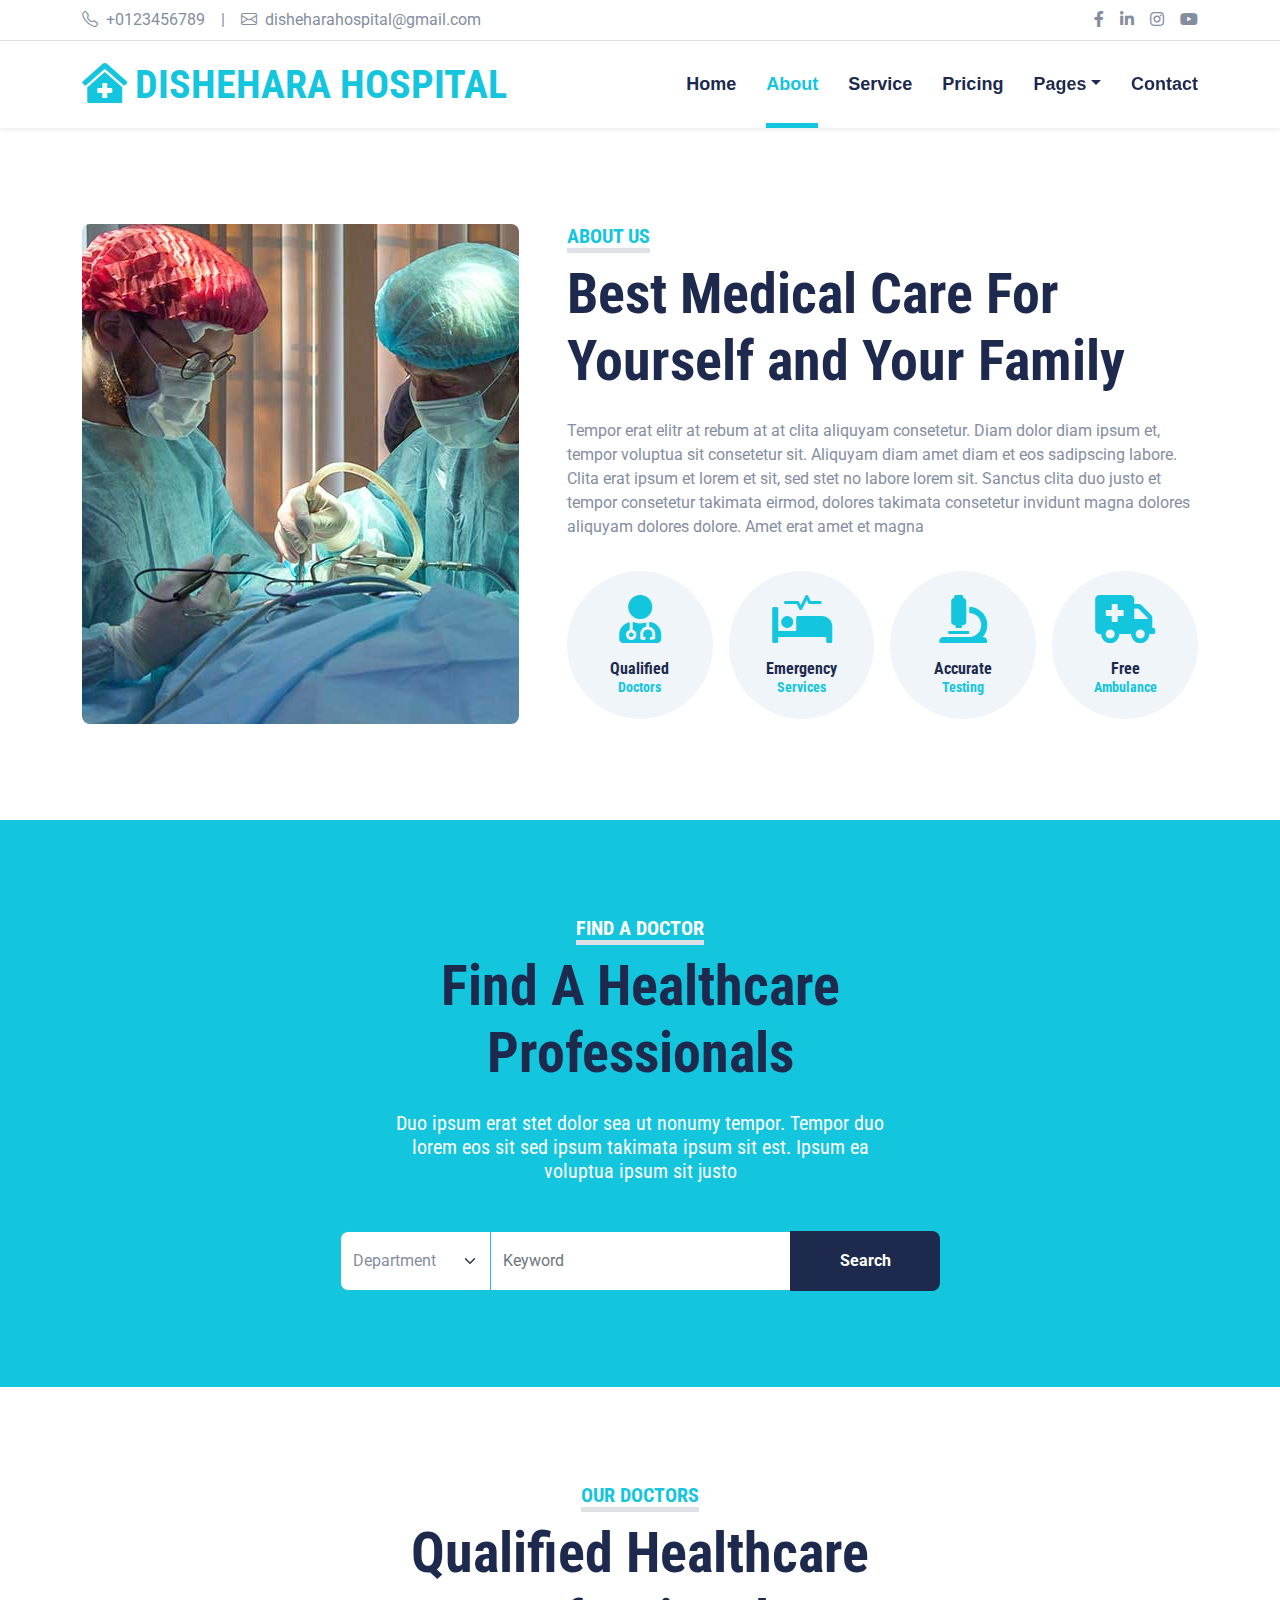
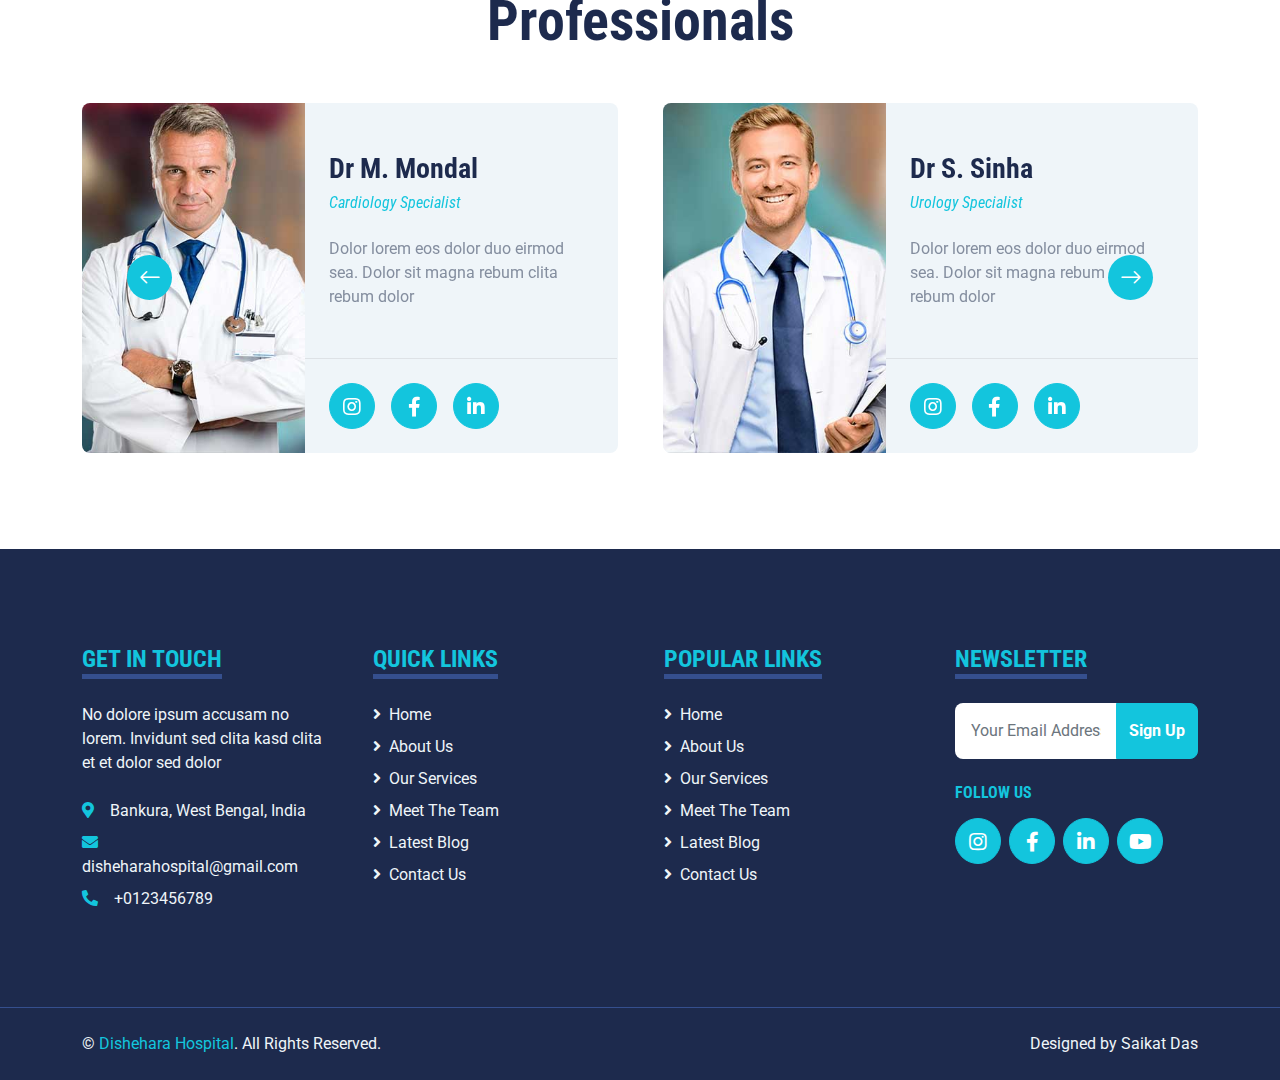
<file: about.html>
<!DOCTYPE html>
<html lang="en">

<head>
    <meta charset="utf-8">
    <title>DISHEHARA - Hospital About</title>
    <meta content="width=device-width, initial-scale=1.0" name="viewport">
    <meta content="Free HTML Templates" name="keywords">
    <meta content="Free HTML Templates" name="description">

    <!-- Favicon -->
    <link href="img/favicon.ico" rel="icon">

    <!-- Google Web Fonts -->
    <link rel="preconnect" href="https://fonts.gstatic.com">
    <link href="https://fonts.googleapis.com/css2?family=Roboto+Condensed:wght@400;700&family=Roboto:wght@400;700&display=swap" rel="stylesheet">  

    <!-- Icon Font Stylesheet -->
    <link href="https://cdnjs.cloudflare.com/ajax/libs/font-awesome/5.15.0/css/all.min.css" rel="stylesheet">
    <link href="https://cdn.jsdelivr.net/npm/bootstrap-icons@1.4.1/font/bootstrap-icons.css" rel="stylesheet">

    <!-- Libraries Stylesheet -->
    <link href="lib/owlcarousel/assets/owl.carousel.min.css" rel="stylesheet">
    <link href="lib/tempusdominus/css/tempusdominus-bootstrap-4.min.css" rel="stylesheet" />

    <!-- Customized Bootstrap Stylesheet -->
    <link href="css/bootstrap.min.css" rel="stylesheet">

    <!-- Template Stylesheet -->
    <link href="css/style.css" rel="stylesheet">
</head>

<body>
    <!-- Topbar Start -->
    <div class="container-fluid py-2 border-bottom d-none d-lg-block">
        <div class="container">
            <div class="row">
                <div class="col-md-6 text-center text-lg-start mb-2 mb-lg-0">
                    <div class="d-inline-flex align-items-center">
                        <a class="text-decoration-none text-body pe-3" href=""><i class="bi bi-telephone me-2"></i>+0123456789</a>
                        <span class="text-body">|</span>
                        <a class="text-decoration-none text-body px-3" href=""><i class="bi bi-envelope me-2"></i>disheharahospital@gmail.com</a>
                    </div>
                </div>
                <div class="col-md-6 text-center text-lg-end">
                    <div class="d-inline-flex align-items-center">
                        <a class="text-body px-2" href="https://www.facebook.com/Prince.rony.2000?mibextid=ZbWKwL">
                            <i class="fab fa-facebook-f"></i>
                        </a>
                        <a class="text-body px-2" href="https://www.linkedin.com/in/dasbabu218?utm_source=share&utm_campaign=share_via&utm_content=profile&utm_medium=android_app">
                            <i class="fab fa-linkedin-in"></i>
                        </a>
                        <a class="text-body px-2" href="https://www.instagram.com/___das__babu___?igsh=MTlhN25idnB5bTdvYw==">
                            <i class="fab fa-instagram"></i>
                        </a>
                        <a class="text-body ps-2" href="https://youtube.com/@das___babu___?si=K_jMmvIxBRezOsSH">
                            <i class="fab fa-youtube"></i>
                        </a>
                    </div>
                </div>
            </div>
        </div>
    </div>
    <!-- Topbar End -->


    <!-- Navbar Start -->
    <div class="container-fluid sticky-top bg-white shadow-sm mb-5">
        <div class="container">
            <nav class="navbar navbar-expand-lg bg-white navbar-light py-3 py-lg-0">
                <a href="index.html" class="navbar-brand">
                    <h1 class="m-0 text-uppercase text-primary"><i class="fa fa-clinic-medical me-2"></i>Dishehara Hospital</h1>
                </a>
                <button class="navbar-toggler" type="button" data-bs-toggle="collapse" data-bs-target="#navbarCollapse">
                    <span class="navbar-toggler-icon"></span>
                </button>
                <div class="collapse navbar-collapse" id="navbarCollapse">
                    <div class="navbar-nav ms-auto py-0">
                        <a href="index.html" class="nav-item nav-link">Home</a>
                        <a href="about.html" class="nav-item nav-link active">About</a>
                        <a href="service.html" class="nav-item nav-link">Service</a>
                        <a href="price.html" class="nav-item nav-link">Pricing</a>
                        <div class="nav-item dropdown">
                            <a href="#" class="nav-link dropdown-toggle" data-bs-toggle="dropdown">Pages</a>
                            <div class="dropdown-menu m-0">
                                <a href="blog.html" class="dropdown-item">Blog Grid</a>
                                <a href="detail.html" class="dropdown-item">Blog Detail</a>
                                <a href="team.html" class="dropdown-item">The Team</a>
                                <a href="testimonial.html" class="dropdown-item">Testimonial</a>
                                <a href="appointment.html" class="dropdown-item">Appointment</a>
                                <a href="search.html" class="dropdown-item">Search</a>
                            </div>
                        </div>
                        <a href="contact.html" class="nav-item nav-link">Contact</a>
                    </div>
                </div>
            </nav>
        </div>
    </div>
    <!-- Navbar End -->


    <!-- About Start -->
    <div class="container-fluid py-5">
        <div class="container">
            <div class="row gx-5">
                <div class="col-lg-5 mb-5 mb-lg-0" style="min-height: 500px;">
                    <div class="position-relative h-100">
                        <img class="position-absolute w-100 h-100 rounded" src="img/about.jpg" style="object-fit: cover;">
                    </div>
                </div>
                <div class="col-lg-7">
                    <div class="mb-4">
                        <h5 class="d-inline-block text-primary text-uppercase border-bottom border-5">About Us</h5>
                        <h1 class="display-4">Best Medical Care For Yourself and Your Family</h1>
                    </div>
                    <p>Tempor erat elitr at rebum at at clita aliquyam consetetur. Diam dolor diam ipsum et, tempor voluptua sit consetetur sit. Aliquyam diam amet diam et eos sadipscing labore. Clita erat ipsum et lorem et sit, sed stet no labore lorem sit. Sanctus clita duo justo et tempor consetetur takimata eirmod, dolores takimata consetetur invidunt magna dolores aliquyam dolores dolore. Amet erat amet et magna</p>
                    <div class="row g-3 pt-3">
                        <div class="col-sm-3 col-6">
                            <div class="bg-light text-center rounded-circle py-4">
                                <i class="fa fa-3x fa-user-md text-primary mb-3"></i>
                                <h6 class="mb-0">Qualified<small class="d-block text-primary">Doctors</small></h6>
                            </div>
                        </div>
                        <div class="col-sm-3 col-6">
                            <div class="bg-light text-center rounded-circle py-4">
                                <i class="fa fa-3x fa-procedures text-primary mb-3"></i>
                                <h6 class="mb-0">Emergency<small class="d-block text-primary">Services</small></h6>
                            </div>
                        </div>
                        <div class="col-sm-3 col-6">
                            <div class="bg-light text-center rounded-circle py-4">
                                <i class="fa fa-3x fa-microscope text-primary mb-3"></i>
                                <h6 class="mb-0">Accurate<small class="d-block text-primary">Testing</small></h6>
                            </div>
                        </div>
                        <div class="col-sm-3 col-6">
                            <div class="bg-light text-center rounded-circle py-4">
                                <i class="fa fa-3x fa-ambulance text-primary mb-3"></i>
                                <h6 class="mb-0">Free<small class="d-block text-primary">Ambulance</small></h6>
                            </div>
                        </div>
                    </div>
                </div>
            </div>
        </div>
    </div>
    <!-- About End -->


    <!-- Search Start -->
    <div class="container-fluid bg-primary my-5 py-5">
        <div class="container py-5">
            <div class="text-center mx-auto mb-5" style="max-width: 500px;">
                <h5 class="d-inline-block text-white text-uppercase border-bottom border-5">Find A Doctor</h5>
                <h1 class="display-4 mb-4">Find A Healthcare Professionals</h1>
                <h5 class="text-white fw-normal">Duo ipsum erat stet dolor sea ut nonumy tempor. Tempor duo lorem eos sit sed ipsum takimata ipsum sit est. Ipsum ea voluptua ipsum sit justo</h5>
            </div>
            <div class="mx-auto" style="width: 100%; max-width: 600px;">
                <div class="input-group">
                    <select class="form-select border-primary w-25" style="height: 60px;">
                        <option selected>Department</option>
                        <option value="1">Cardiology</option>
                        <option value="2">Urology</option>
                        <option value="3">Gastroenterology</option>
                    </select>
                    <input type="text" class="form-control border-primary w-50" placeholder="Keyword">
                    <button class="btn btn-dark border-0 w-25">Search</button>
                </div>
            </div>
        </div>
    </div>
    <!-- Search End -->


    <!-- Team Start -->
    <div class="container-fluid py-5">
        <div class="container">
            <div class="text-center mx-auto mb-5" style="max-width: 500px;">
                <h5 class="d-inline-block text-primary text-uppercase border-bottom border-5">Our Doctors</h5>
                <h1 class="display-4">Qualified Healthcare Professionals</h1>
            </div>
            <div class="owl-carousel team-carousel position-relative">
                <div class="team-item">
                    <div class="row g-0 bg-light rounded overflow-hidden">
                        <div class="col-12 col-sm-5 h-100">
                            <img class="img-fluid h-100" src="img/team-1.jpg" style="object-fit: cover;">
                        </div>
                        <div class="col-12 col-sm-7 h-100 d-flex flex-column">
                            <div class="mt-auto p-4">
                                <h3>Dr M. Mondal</h3>
                                <h6 class="fw-normal fst-italic text-primary mb-4">Cardiology Specialist</h6>
                                <p class="m-0">Dolor lorem eos dolor duo eirmod sea. Dolor sit magna rebum clita rebum dolor</p>
                            </div>
                            <div class="d-flex mt-auto border-top p-4">
                                <a class="btn btn-lg btn-primary btn-lg-square rounded-circle me-3" href="https://www.instagram.com/___das__babu___?igsh=MTlhN25idnB5bTdvYw== "><i class="fab fa-instagram"></i></a>
                                <a class="btn btn-lg btn-primary btn-lg-square rounded-circle me-3" href="https://www.facebook.com/Prince.rony.2000?mibextid=ZbWKwL"><i class="fab fa-facebook-f"></i></a>
                                <a class="btn btn-lg btn-primary btn-lg-square rounded-circle" href="https://www.linkedin.com/in/dasbabu218?utm_source=share&utm_campaign=share_via&utm_content=profile&utm_medium=android_app"><i class="fab fa-linkedin-in"></i></a>
                            </div>
                        </div>
                    </div>
                </div>
                <div class="team-item">
                    <div class="row g-0 bg-light rounded overflow-hidden">
                        <div class="col-12 col-sm-5 h-100">
                            <img class="img-fluid h-100" src="img/team-2.jpg" style="object-fit: cover;">
                        </div>
                        <div class="col-12 col-sm-7 h-100 d-flex flex-column">
                            <div class="mt-auto p-4">
                                <h3>Dr S. Sinha</h3>
                                <h6 class="fw-normal fst-italic text-primary mb-4">Urology Specialist</h6>
                                <p class="m-0">Dolor lorem eos dolor duo eirmod sea. Dolor sit magna rebum clita rebum dolor</p>
                            </div>
                            <div class="d-flex mt-auto border-top p-4">
                                <a class="btn btn-lg btn-primary btn-lg-square rounded-circle me-3" href="https://www.instagram.com/___das__babu___?igsh=MTlhN25idnB5bTdvYw=="><i class="fab fa-instagram"></i></a>
                                <a class="btn btn-lg btn-primary btn-lg-square rounded-circle me-3" href="https://www.facebook.com/Prince.rony.2000?mibextid=ZbWKwL"><i class="fab fa-facebook-f"></i></a>
                                <a class="btn btn-lg btn-primary btn-lg-square rounded-circle" href="https://www.linkedin.com/in/dasbabu218?utm_source=share&utm_campaign=share_via&utm_content=profile&utm_medium=android_app"><i class="fab fa-linkedin-in"></i></a>
                            </div>
                        </div>
                    </div>
                </div>
                <div class="team-item">
                    <div class="row g-0 bg-light rounded overflow-hidden">
                        <div class="col-12 col-sm-5 h-100">
                            <img class="img-fluid h-100" src="img/team-3.jpg" style="object-fit: cover;">
                        </div>
                        <div class="col-12 col-sm-7 h-100 d-flex flex-column">
                            <div class="mt-auto p-4">
                                <h3>Dr R. Banerjee</h3>
                                <h6 class="fw-normal fst-italic text-primary mb-4">Gastroenterology Specialist</h6>
                                <p class="m-0">Dolor lorem eos dolor duo eirmod sea. Dolor sit magna rebum clita rebum dolor</p>
                            </div>
                            <div class="d-flex mt-auto border-top p-4">
                                <a class="btn btn-lg btn-primary btn-lg-square rounded-circle me-3" href="https://www.instagram.com/___das__babu___?igsh=MTlhN25idnB5bTdvYw==    "><i class="fab fa-instagram"></i></a>
                                <a class="btn btn-lg btn-primary btn-lg-square rounded-circle me-3" href="https://www.facebook.com/Prince.rony.2000?mibextid=ZbWKwL"><i class="fab fa-facebook-f"></i></a>
                                <a class="btn btn-lg btn-primary btn-lg-square rounded-circle" href="https://www.linkedin.com/in/dasbabu218?utm_source=share&utm_campaign=share_via&utm_content=profile&utm_medium=android_app"><i class="fab fa-linkedin-in"></i></a>
                            </div>
                        </div>
                    </div>
                </div>
            </div>
        </div>
    </div>
    <!-- Team End -->


    <!-- Footer Start -->
    <div class="container-fluid bg-dark text-light mt-5 py-5">
        <div class="container py-5">
            <div class="row g-5">
                <div class="col-lg-3 col-md-6">
                    <h4 class="d-inline-block text-primary text-uppercase border-bottom border-5 border-secondary mb-4">Get In Touch</h4>
                    <p class="mb-4">No dolore ipsum accusam no lorem. Invidunt sed clita kasd clita et et dolor sed dolor</p>
                    <p class="mb-2"><i class="fa fa-map-marker-alt text-primary me-3"></i>Bankura, West Bengal, India</p>
                    <p class="mb-2"><i class="fa fa-envelope text-primary me-3"></i>disheharahospital@gmail.com</p>
                    <p class="mb-0"><i class="fa fa-phone-alt text-primary me-3"></i>+0123456789</p>
                </div>
                <div class="col-lg-3 col-md-6">
                    <h4 class="d-inline-block text-primary text-uppercase border-bottom border-5 border-secondary mb-4">Quick Links</h4>
                    <div class="d-flex flex-column justify-content-start">
                        <a class="text-light mb-2" href="#"><i class="fa fa-angle-right me-2"></i>Home</a>
                        <a class="text-light mb-2" href="#"><i class="fa fa-angle-right me-2"></i>About Us</a>
                        <a class="text-light mb-2" href="#"><i class="fa fa-angle-right me-2"></i>Our Services</a>
                        <a class="text-light mb-2" href="#"><i class="fa fa-angle-right me-2"></i>Meet The Team</a>
                        <a class="text-light mb-2" href="#"><i class="fa fa-angle-right me-2"></i>Latest Blog</a>
                        <a class="text-light" href="#"><i class="fa fa-angle-right me-2"></i>Contact Us</a>
                    </div>
                </div>
                <div class="col-lg-3 col-md-6">
                    <h4 class="d-inline-block text-primary text-uppercase border-bottom border-5 border-secondary mb-4">Popular Links</h4>
                    <div class="d-flex flex-column justify-content-start">
                        <a class="text-light mb-2" href="#"><i class="fa fa-angle-right me-2"></i>Home</a>
                        <a class="text-light mb-2" href="#"><i class="fa fa-angle-right me-2"></i>About Us</a>
                        <a class="text-light mb-2" href="#"><i class="fa fa-angle-right me-2"></i>Our Services</a>
                        <a class="text-light mb-2" href="#"><i class="fa fa-angle-right me-2"></i>Meet The Team</a>
                        <a class="text-light mb-2" href="#"><i class="fa fa-angle-right me-2"></i>Latest Blog</a>
                        <a class="text-light" href="#"><i class="fa fa-angle-right me-2"></i>Contact Us</a>
                    </div>
                </div>
                <div class="col-lg-3 col-md-6">
                    <h4 class="d-inline-block text-primary text-uppercase border-bottom border-5 border-secondary mb-4">Newsletter</h4>
                    <form action="">
                        <div class="input-group">
                            <input type="text" class="form-control p-3 border-0" placeholder="Your Email Address">
                            <button class="btn btn-primary">Sign Up</button>
                        </div>
                    </form>
                    <h6 class="text-primary text-uppercase mt-4 mb-3">Follow Us</h6>
                    <div class="d-flex">
                        <a class="btn btn-lg btn-primary btn-lg-square rounded-circle me-2" href="https://www.instagram.com/___das__babu___?igsh=MTlhN25idnB5bTdvYw=="><i class="fab fa-instagram"></i></a>
                        <a class="btn btn-lg btn-primary btn-lg-square rounded-circle me-2" href="https://www.facebook.com/Prince.rony.2000?mibextid=ZbWKwL"><i class="fab fa-facebook-f"></i></a>
                        <a class="btn btn-lg btn-primary btn-lg-square rounded-circle me-2" href="https://www.linkedin.com/in/dasbabu218?utm_source=share&utm_campaign=share_via&utm_content=profile&utm_medium=android_app"><i class="fab fa-linkedin-in"></i></a>
                        <a class="btn btn-lg btn-primary btn-lg-square rounded-circle" href="https://youtube.com/@das___babu___?si=K_jMmvIxBRezOsSH"><i class="fab fa-youtube"></i></a>
                    </div>
                </div>
            </div>
        </div>
    </div>
    <div class="container-fluid bg-dark text-light border-top border-secondary py-4">
        <div class="container">
            <div class="row g-5">
                <div class="col-md-6 text-center text-md-start">
                    <p class="mb-md-0">&copy; <a class="text-primary" href="#">Dishehara Hospital</a>. All Rights Reserved.</p>
                </div>
                <div class="col-md-6 text-center text-md-end">
                    <p class="mb-0">Designed by Saikat Das</p>
                </div>
            </div>
        </div>
    </div>
    <!-- Footer End -->


    <!-- Back to Top -->
    <a href="#" class="btn btn-lg btn-primary btn-lg-square back-to-top"><i class="bi bi-arrow-up"></i></a>


    <!-- JavaScript Libraries -->
    <script src="https://code.jquery.com/jquery-3.4.1.min.js"></script>
    <script src="https://cdn.jsdelivr.net/npm/bootstrap@5.0.0/dist/js/bootstrap.bundle.min.js"></script>
    <script src="lib/easing/easing.min.js"></script>
    <script src="lib/waypoints/waypoints.min.js"></script>
    <script src="lib/owlcarousel/owl.carousel.min.js"></script>
    <script src="lib/tempusdominus/js/moment.min.js"></script>
    <script src="lib/tempusdominus/js/moment-timezone.min.js"></script>
    <script src="lib/tempusdominus/js/tempusdominus-bootstrap-4.min.js"></script>

    <!-- Template Javascript -->
    <script src="js/main.js"></script>
</body>

</html>
</file>
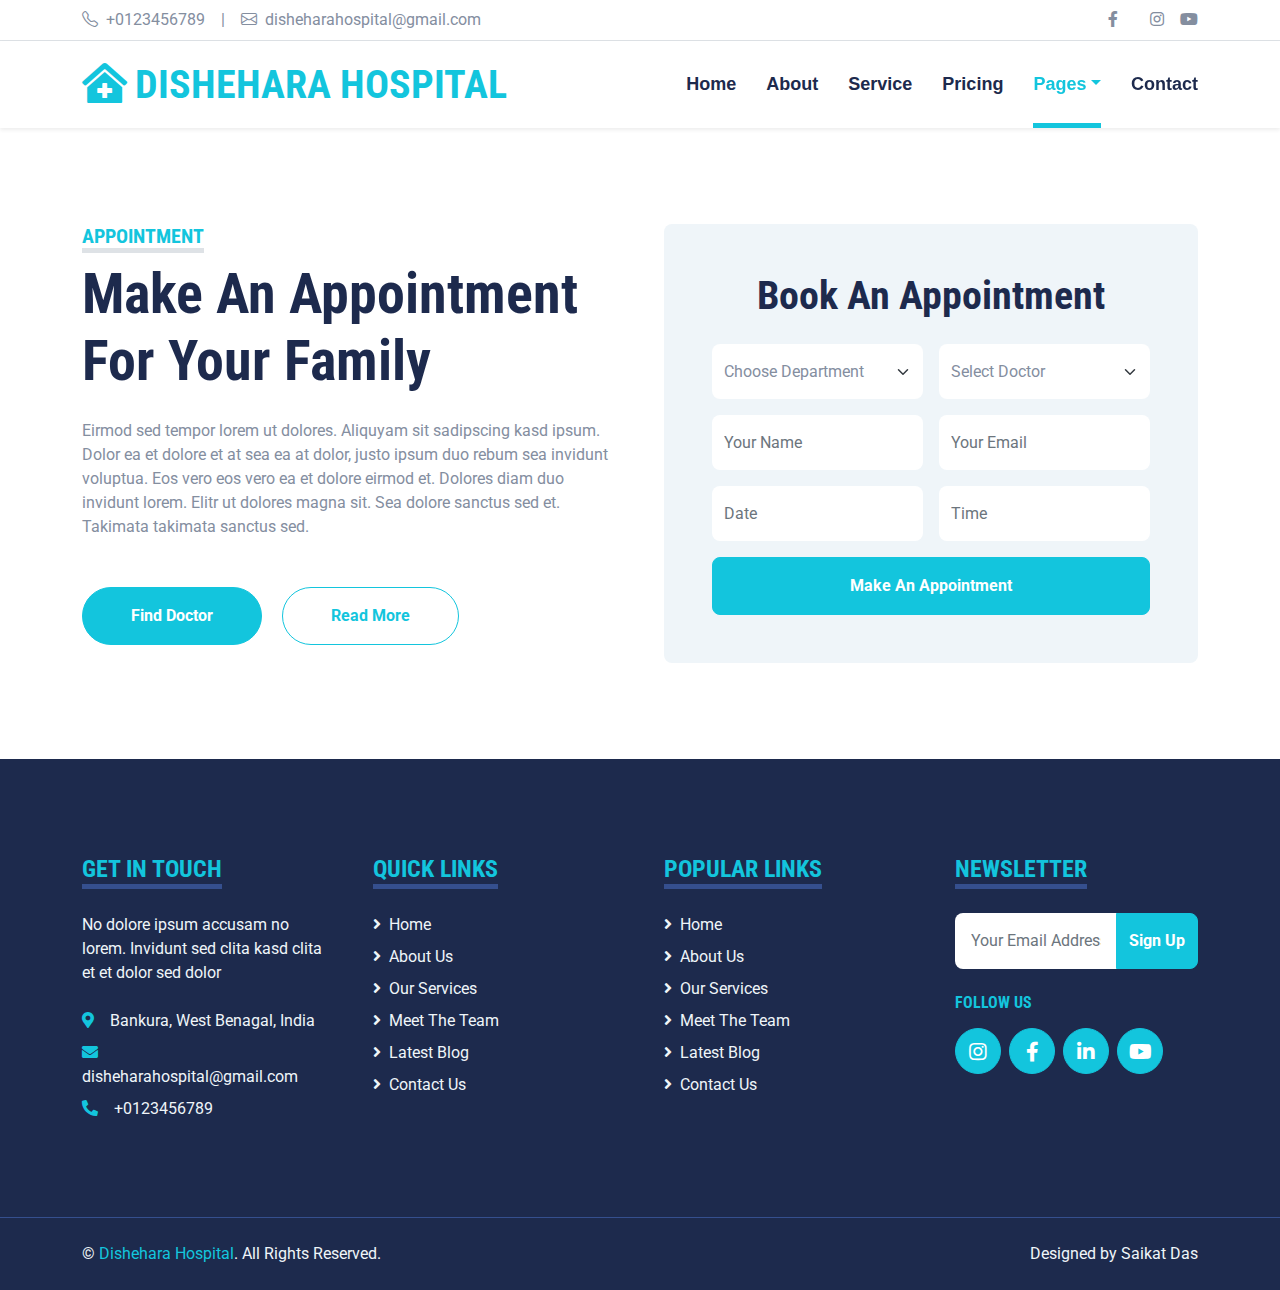
<file: appointment.html>
<!DOCTYPE html>
<html lang="en">

<head>
    <meta charset="utf-8">
    <title>DISHEHARA - Hospital appointment</title>
    <meta content="width=device-width, initial-scale=1.0" name="viewport">
    <meta content="Free HTML Templates" name="keywords">
    <meta content="Free HTML Templates" name="description">

    <!-- Favicon -->
    <link href="img/favicon.ico" rel="icon">

    <!-- Google Web Fonts -->
    <link rel="preconnect" href="https://fonts.gstatic.com">
    <link href="https://fonts.googleapis.com/css2?family=Roboto+Condensed:wght@400;700&family=Roboto:wght@400;700&display=swap" rel="stylesheet">  

    <!-- Icon Font Stylesheet -->
    <link href="https://cdnjs.cloudflare.com/ajax/libs/font-awesome/5.15.0/css/all.min.css" rel="stylesheet">
    <link href="https://cdn.jsdelivr.net/npm/bootstrap-icons@1.4.1/font/bootstrap-icons.css" rel="stylesheet">

    <!-- Libraries Stylesheet -->
    <link href="lib/owlcarousel/assets/owl.carousel.min.css" rel="stylesheet">
    <link href="lib/tempusdominus/css/tempusdominus-bootstrap-4.min.css" rel="stylesheet" />

    <!-- Customized Bootstrap Stylesheet -->
    <link href="css/bootstrap.min.css" rel="stylesheet">

    <!-- Template Stylesheet -->
    <link href="css/style.css" rel="stylesheet">
</head>

<body>
    <!-- Topbar Start -->
    <div class="container-fluid py-2 border-bottom d-none d-lg-block">
        <div class="container">
            <div class="row">
                <div class="col-md-6 text-center text-lg-start mb-2 mb-lg-0">
                    <div class="d-inline-flex align-items-center">
                        <a class="text-decoration-none text-body pe-3" href=""><i class="bi bi-telephone me-2"></i>+0123456789</a>
                        <span class="text-body">|</span>
                        <a class="text-decoration-none text-body px-3" href=""><i class="bi bi-envelope me-2"></i>disheharahospital@gmail.com</a>
                    </div>
                </div>
                <div class="col-md-6 text-center text-lg-end">
                    <div class="d-inline-flex align-items-center">
                        <a class="text-body px-2" href="https://www.facebook.com/Prince.rony.2000?mibextid=ZbWKwL">
                            <i class="fab fa-facebook-f"></i>
                        </a>
                        <a class="text-body px-2" href="https://www.linkedin.com/in/dasbabu218?utm_source=share&utm_campaign=share_via&utm_content=profile&utm_medium=android_app
                            <i class="fab fa-linkedin-in"></i>
                        </a>
                        <a class="text-body px-2" href="https://www.instagram.com/___das__babu___?igsh=MTlhN25idnB5bTdvYw==">
                            <i class="fab fa-instagram"></i>
                        </a>
                        <a class="text-body ps-2" href="https://youtube.com/@das___babu___?si=K_jMmvIxBRezOsSH/">
                            <i class="fab fa-youtube"></i>
                        </a>
                    </div>
                </div>
            </div>
        </div>
    </div>
    <!-- Topbar End -->


    <!-- Navbar Start -->
    <div class="container-fluid sticky-top bg-white shadow-sm mb-5">
        <div class="container">
            <nav class="navbar navbar-expand-lg bg-white navbar-light py-3 py-lg-0">
                <a href="index.html" class="navbar-brand">
                    <h1 class="m-0 text-uppercase text-primary"><i class="fa fa-clinic-medical me-2"></i>Dishehara Hospital</h1>
                </a>
                <button class="navbar-toggler" type="button" data-bs-toggle="collapse" data-bs-target="#navbarCollapse">
                    <span class="navbar-toggler-icon"></span>
                </button>
                <div class="collapse navbar-collapse" id="navbarCollapse">
                    <div class="navbar-nav ms-auto py-0">
                        <a href="index.html" class="nav-item nav-link">Home</a>
                        <a href="about.html" class="nav-item nav-link">About</a>
                        <a href="service.html" class="nav-item nav-link">Service</a>
                        <a href="price.html" class="nav-item nav-link">Pricing</a>
                        <div class="nav-item dropdown">
                            <a href="#" class="nav-link dropdown-toggle active" data-bs-toggle="dropdown">Pages</a>
                            <div class="dropdown-menu m-0">
                                <a href="blog.html" class="dropdown-item">Blog Grid</a>
                                <a href="detail.html" class="dropdown-item">Blog Detail</a>
                                <a href="team.html" class="dropdown-item">The Team</a>
                                <a href="testimonial.html" class="dropdown-item">Testimonial</a>
                                <a href="appointment.html" class="dropdown-item active">Appointment</a>
                                <a href="search.html" class="dropdown-item">Search</a>
                            </div>
                        </div>
                        <a href="contact.html" class="nav-item nav-link">Contact</a>
                    </div>
                </div>
            </nav>
        </div>
    </div>
    <!-- Navbar End -->


    <!-- Appointment Start -->
    <div class="container-fluid py-5">
        <div class="container">
            <div class="row gx-5">
                <div class="col-lg-6 mb-5 mb-lg-0">
                    <div class="mb-4">
                        <h5 class="d-inline-block text-primary text-uppercase border-bottom border-5">Appointment</h5>
                        <h1 class="display-4">Make An Appointment For Your Family</h1>
                    </div>
                    <p class="mb-5">Eirmod sed tempor lorem ut dolores. Aliquyam sit sadipscing kasd ipsum. Dolor ea et dolore et at sea ea at dolor, justo ipsum duo rebum sea invidunt voluptua. Eos vero eos vero ea et dolore eirmod et. Dolores diam duo invidunt lorem. Elitr ut dolores magna sit. Sea dolore sanctus sed et. Takimata takimata sanctus sed.</p>
                    <a class="btn btn-primary rounded-pill py-3 px-5 me-3" href="">Find Doctor</a>
                    <a class="btn btn-outline-primary rounded-pill py-3 px-5" href="">Read More</a>
                </div>
                <div class="col-lg-6">
                    <div class="bg-light text-center rounded p-5">
                        <h1 class="mb-4">Book An Appointment</h1>
                        <form>
                            <div class="row g-3">
                                <div class="col-12 col-sm-6">
                                    <select class="form-select bg-white border-0" style="height: 55px;">
                                        <option selected>Choose Department</option>
                                        <option value="1">Cardiology</option>
                                        <option value="2">Urology</option>
                                        <option value="3">Gastroenterology</option>
                                    </select>
                                </div>
                                <div class="col-12 col-sm-6">
                                    <select class="form-select bg-white border-0" style="height: 55px;">
                                        <option selected>Select Doctor</option>
                                        <option value="1">Dr M. Mondal</option>
                                        <option value="2">Dr S. Sinha</option>
                                        <option value="3">Dr R. Banerjee</option>
                                    </select>
                                </div>
                                <div class="col-12 col-sm-6">
                                    <input type="text" class="form-control bg-white border-0" placeholder="Your Name" style="height: 55px;">
                                </div>
                                <div class="col-12 col-sm-6">
                                    <input type="email" class="form-control bg-white border-0" placeholder="Your Email" style="height: 55px;">
                                </div>
                                <div class="col-12 col-sm-6">
                                    <div class="date" id="date" data-target-input="nearest">
                                        <input type="text"
                                            class="form-control bg-white border-0 datetimepicker-input"
                                            placeholder="Date" data-target="#date" data-toggle="datetimepicker" style="height: 55px;">
                                    </div>
                                </div>
                                <div class="col-12 col-sm-6">
                                    <div class="time" id="time" data-target-input="nearest">
                                        <input type="text"
                                            class="form-control bg-white border-0 datetimepicker-input"
                                            placeholder="Time" data-target="#time" data-toggle="datetimepicker" style="height: 55px;">
                                    </div>
                                </div>
                                <div class="col-12">
                                    <button class="btn btn-primary w-100 py-3" type="submit">Make An Appointment</button>
                                </div>
                            </div>
                        </form>
                    </div>
                </div>
            </div>
        </div>
    </div>
    <!-- Appointment End -->


    <!-- Footer Start -->
    <div class="container-fluid bg-dark text-light mt-5 py-5">
        <div class="container py-5">
            <div class="row g-5">
                <div class="col-lg-3 col-md-6">
                    <h4 class="d-inline-block text-primary text-uppercase border-bottom border-5 border-secondary mb-4">Get In Touch</h4>
                    <p class="mb-4">No dolore ipsum accusam no lorem. Invidunt sed clita kasd clita et et dolor sed dolor</p>
                    <p class="mb-2"><i class="fa fa-map-marker-alt text-primary me-3"></i>Bankura, West Benagal, India</p>
                    <p class="mb-2"><i class="fa fa-envelope text-primary me-3"></i>disheharahospital@gmail.com</p>
                    <p class="mb-0"><i class="fa fa-phone-alt text-primary me-3"></i>+0123456789</p>
                </div>
                <div class="col-lg-3 col-md-6">
                    <h4 class="d-inline-block text-primary text-uppercase border-bottom border-5 border-secondary mb-4">Quick Links</h4>
                    <div class="d-flex flex-column justify-content-start">
                        <a class="text-light mb-2" href="#"><i class="fa fa-angle-right me-2"></i>Home</a>
                        <a class="text-light mb-2" href="#"><i class="fa fa-angle-right me-2"></i>About Us</a>
                        <a class="text-light mb-2" href="#"><i class="fa fa-angle-right me-2"></i>Our Services</a>
                        <a class="text-light mb-2" href="#"><i class="fa fa-angle-right me-2"></i>Meet The Team</a>
                        <a class="text-light mb-2" href="#"><i class="fa fa-angle-right me-2"></i>Latest Blog</a>
                        <a class="text-light" href="#"><i class="fa fa-angle-right me-2"></i>Contact Us</a>
                    </div>
                </div>
                <div class="col-lg-3 col-md-6">
                    <h4 class="d-inline-block text-primary text-uppercase border-bottom border-5 border-secondary mb-4">Popular Links</h4>
                    <div class="d-flex flex-column justify-content-start">
                        <a class="text-light mb-2" href="#"><i class="fa fa-angle-right me-2"></i>Home</a>
                        <a class="text-light mb-2" href="#"><i class="fa fa-angle-right me-2"></i>About Us</a>
                        <a class="text-light mb-2" href="#"><i class="fa fa-angle-right me-2"></i>Our Services</a>
                        <a class="text-light mb-2" href="#"><i class="fa fa-angle-right me-2"></i>Meet The Team</a>
                        <a class="text-light mb-2" href="#"><i class="fa fa-angle-right me-2"></i>Latest Blog</a>
                        <a class="text-light" href="#"><i class="fa fa-angle-right me-2"></i>Contact Us</a>
                    </div>
                </div>
                <div class="col-lg-3 col-md-6">
                    <h4 class="d-inline-block text-primary text-uppercase border-bottom border-5 border-secondary mb-4">Newsletter</h4>
                    <form action="">
                        <div class="input-group">
                            <input type="text" class="form-control p-3 border-0" placeholder="Your Email Address">
                            <button class="btn btn-primary">Sign Up</button>
                        </div>
                    </form>
                    <h6 class="text-primary text-uppercase mt-4 mb-3">Follow Us</h6>
                    <div class="d-flex">
                        <a class="btn btn-lg btn-primary btn-lg-square rounded-circle me-2" href="https://www.instagram.com/___das__babu___?igsh=MTlhN25idnB5bTdvYw=="><i class="fab fa-instagram"></i></a>
                        <a class="btn btn-lg btn-primary btn-lg-square rounded-circle me-2" href="https://www.facebook.com/Prince.rony.2000?mibextid=ZbWKwL"><i class="fab fa-facebook-f"></i></a>
                        <a class="btn btn-lg btn-primary btn-lg-square rounded-circle me-2" href="https://www.linkedin.com/in/dasbabu218?utm_source=share&utm_campaign=share_via&utm_content=profile&utm_medium=android_app"><i class="fab fa-linkedin-in"></i></a>
                        <a class="btn btn-lg btn-primary btn-lg-square rounded-circle" href="https://youtube.com/@das___babu___?si=K_jMmvIxBRezOsSH"><i class="fab fa-youtube"></i></a>
                    </div>
                </div>
            </div>
        </div>
    </div>
    <div class="container-fluid bg-dark text-light border-top border-secondary py-4">
        <div class="container">
            <div class="row g-5">
                <div class="col-md-6 text-center text-md-start">
                    <p class="mb-md-0">&copy; <a class="text-primary" href="#">Dishehara Hospital</a>. All Rights Reserved.</p>
                </div>
                <div class="col-md-6 text-center text-md-end">
                    <p class="mb-0">Designed by Saikat Das</p>
                </div>
            </div>
        </div>
    </div>
    <!-- Footer End -->


    <!-- Back to Top -->
    <a href="#" class="btn btn-lg btn-primary btn-lg-square back-to-top"><i class="bi bi-arrow-up"></i></a>


    <!-- JavaScript Libraries -->
    <script src="https://code.jquery.com/jquery-3.4.1.min.js"></script>
    <script src="https://cdn.jsdelivr.net/npm/bootstrap@5.0.0/dist/js/bootstrap.bundle.min.js"></script>
    <script src="lib/easing/easing.min.js"></script>
    <script src="lib/waypoints/waypoints.min.js"></script>
    <script src="lib/owlcarousel/owl.carousel.min.js"></script>
    <script src="lib/tempusdominus/js/moment.min.js"></script>
    <script src="lib/tempusdominus/js/moment-timezone.min.js"></script>
    <script src="lib/tempusdominus/js/tempusdominus-bootstrap-4.min.js"></script>

    <!-- Template Javascript -->
    <script src="js/main.js"></script>
</body>

</html>
</file>
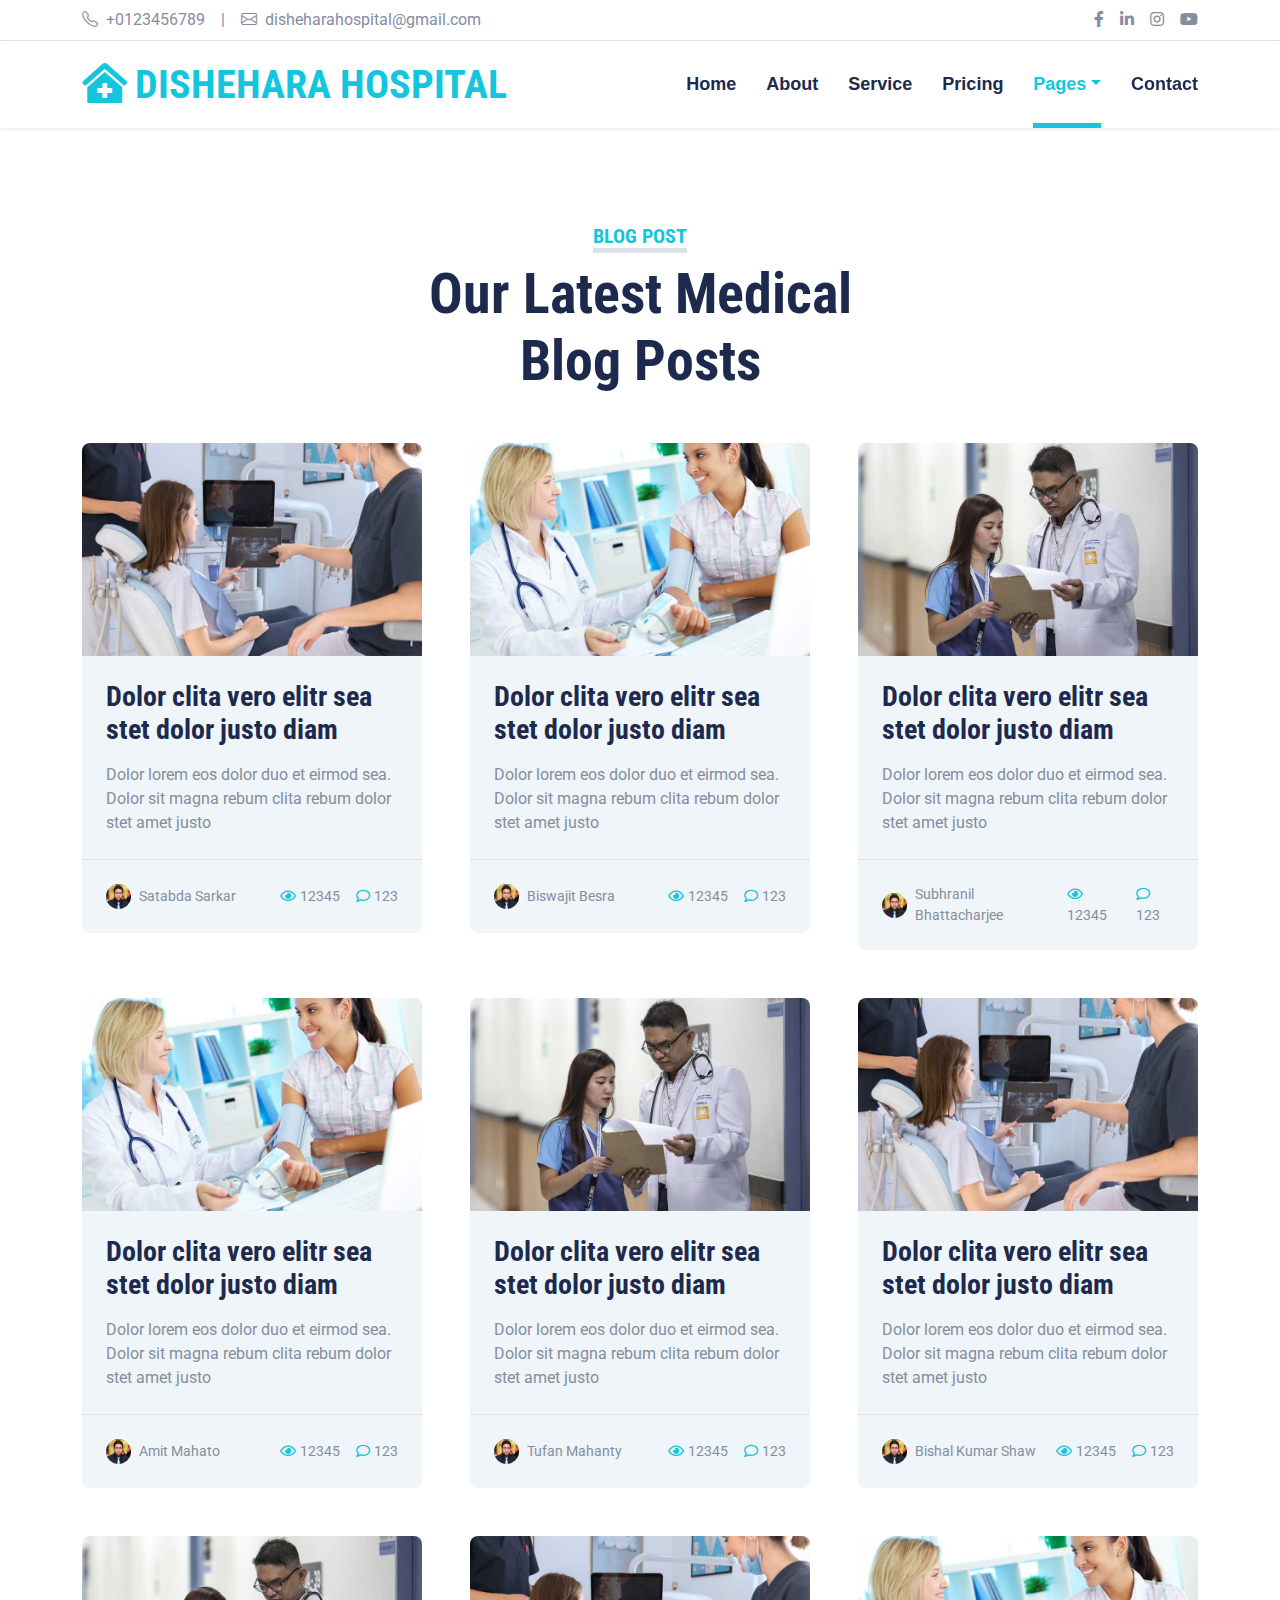
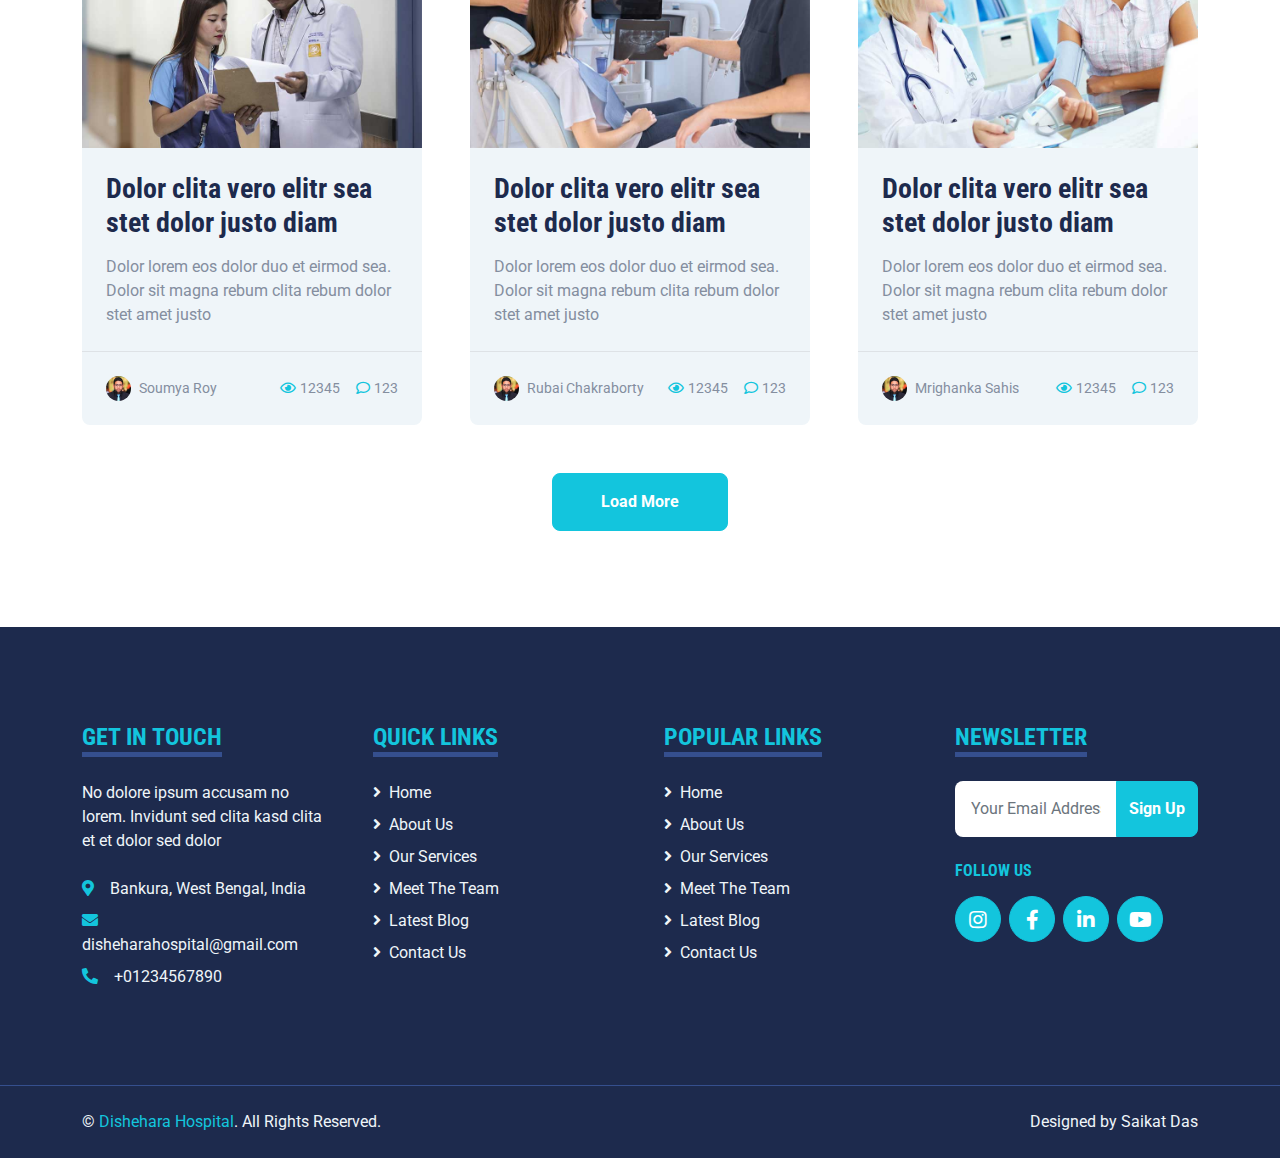
<file: blog.html>
<!DOCTYPE html>
<html lang="en">

<head>
    <meta charset="utf-8">
    <title>DISHEHARA - Hospital Blog</title>
    <meta content="width=device-width, initial-scale=1.0" name="viewport">
    <meta content="Free HTML Templates" name="keywords">
    <meta content="Free HTML Templates" name="description">

    <!-- Favicon -->
    <link href="img/favicon.ico" rel="icon">

    <!-- Google Web Fonts -->
    <link rel="preconnect" href="https://fonts.gstatic.com">
    <link href="https://fonts.googleapis.com/css2?family=Roboto+Condensed:wght@400;700&family=Roboto:wght@400;700&display=swap" rel="stylesheet">  

    <!-- Icon Font Stylesheet -->
    <link href="https://cdnjs.cloudflare.com/ajax/libs/font-awesome/5.15.0/css/all.min.css" rel="stylesheet">
    <link href="https://cdn.jsdelivr.net/npm/bootstrap-icons@1.4.1/font/bootstrap-icons.css" rel="stylesheet">

    <!-- Libraries Stylesheet -->
    <link href="lib/owlcarousel/assets/owl.carousel.min.css" rel="stylesheet">
    <link href="lib/tempusdominus/css/tempusdominus-bootstrap-4.min.css" rel="stylesheet" />

    <!-- Customized Bootstrap Stylesheet -->
    <link href="css/bootstrap.min.css" rel="stylesheet">

    <!-- Template Stylesheet -->
    <link href="css/style.css" rel="stylesheet">
</head>

<body>
    <!-- Topbar Start -->
    <div class="container-fluid py-2 border-bottom d-none d-lg-block">
        <div class="container">
            <div class="row">
                <div class="col-md-6 text-center text-lg-start mb-2 mb-lg-0">
                    <div class="d-inline-flex align-items-center">
                        <a class="text-decoration-none text-body pe-3" href=""><i class="bi bi-telephone me-2"></i>+0123456789</a>
                        <span class="text-body">|</span>
                        <a class="text-decoration-none text-body px-3" href=""><i class="bi bi-envelope me-2"></i>disheharahospital@gmail.com</a>
                    </div>
                </div>
                <div class="col-md-6 text-center text-lg-end">
                    <div class="d-inline-flex align-items-center">
                        <a class="text-body px-2" href="https://www.facebook.com/Prince.rony.2000?mibextid=ZbWKwL">
                            <i class="fab fa-facebook-f"></i>
                        </a>
                        
                        <a class="text-body px-2" href="https://www.linkedin.com/in/dasbabu218?utm_source=share&utm_campaign=share_via&utm_content=profile&utm_medium=android_app">
                            <i class="fab fa-linkedin-in"></i>
                        </a>

                        <a class="text-body px-2" href="https://www.instagram.com/___das__babu___?igsh=MTlhN25idnB5bTdvYw==">
                            <i class="fab fa-instagram"></i>
                        </a>

                        <a class="text-body ps-2" href="https://youtube.com/@das___babu___?si=K_jMmvIxBRezOsSH">
                            <i class="fab fa-youtube"></i>
                        </a>
                    </div>
                </div>
            </div>
        </div>
    </div>
    <!-- Topbar End -->


    <!-- Navbar Start -->
    <div class="container-fluid sticky-top bg-white shadow-sm mb-5">
        <div class="container">
            <nav class="navbar navbar-expand-lg bg-white navbar-light py-3 py-lg-0">
                <a href="index.html" class="navbar-brand">
                    <h1 class="m-0 text-uppercase text-primary"><i class="fa fa-clinic-medical me-2"></i>Dishehara Hospital</h1>
                </a>
                <button class="navbar-toggler" type="button" data-bs-toggle="collapse" data-bs-target="#navbarCollapse">
                    <span class="navbar-toggler-icon"></span>
                </button>
                <div class="collapse navbar-collapse" id="navbarCollapse">
                    <div class="navbar-nav ms-auto py-0">
                        <a href="index.html" class="nav-item nav-link">Home</a>
                        <a href="about.html" class="nav-item nav-link">About</a>
                        <a href="service.html" class="nav-item nav-link">Service</a>
                        <a href="price.html" class="nav-item nav-link">Pricing</a>
                        <div class="nav-item dropdown">
                            <a href="#" class="nav-link dropdown-toggle active" data-bs-toggle="dropdown">Pages</a>
                            <div class="dropdown-menu m-0">
                                <a href="blog.html" class="dropdown-item active">Blog Grid</a>
                                <a href="detail.html" class="dropdown-item">Blog Detail</a>
                                <a href="team.html" class="dropdown-item">The Team</a>
                                <a href="testimonial.html" class="dropdown-item">Testimonial</a>
                                <a href="appointment.html" class="dropdown-item">Appointment</a>
                                <a href="search.html" class="dropdown-item">Search</a>
                            </div>
                        </div>
                        <a href="contact.html" class="nav-item nav-link">Contact</a>
                    </div>
                </div>
            </nav>
        </div>
    </div>
    <!-- Navbar End -->


    <!-- Blog Start -->
    <div class="container-fluid py-5">
        <div class="container">
            <div class="text-center mx-auto mb-5" style="max-width: 500px;">
                <h5 class="d-inline-block text-primary text-uppercase border-bottom border-5">Blog Post</h5>
                <h1 class="display-4">Our Latest Medical Blog Posts</h1>
            </div>
            <div class="row g-5">
                <div class="col-xl-4 col-lg-6">
                    <div class="bg-light rounded overflow-hidden">
                        <img class="img-fluid w-100" src="img/blog-1.jpg" alt="">
                        <div class="p-4">
                            <a class="h3 d-block mb-3" href="">Dolor clita vero elitr sea stet dolor justo  diam</a>
                            <p class="m-0">Dolor lorem eos dolor duo et eirmod sea. Dolor sit magna
                                rebum clita rebum dolor stet amet justo</p>
                        </div>
                        <div class="d-flex justify-content-between border-top p-4">
                            <div class="d-flex align-items-center">
                                <img class="rounded-circle me-2" src="img/user.jpg" width="25" height="25" alt="">
                                <small>Satabda Sarkar</small>
                            </div>
                            <div class="d-flex align-items-center">
                                <small class="ms-3"><i class="far fa-eye text-primary me-1"></i>12345</small>
                                <small class="ms-3"><i class="far fa-comment text-primary me-1"></i>123</small>
                            </div>
                        </div>
                    </div>
                </div>
                <div class="col-xl-4 col-lg-6">
                    <div class="bg-light rounded overflow-hidden">
                        <img class="img-fluid w-100" src="img/blog-2.jpg" alt="">
                        <div class="p-4">
                            <a class="h3 d-block mb-3" href="">Dolor clita vero elitr sea stet dolor justo  diam</a>
                            <p class="m-0">Dolor lorem eos dolor duo et eirmod sea. Dolor sit magna
                                rebum clita rebum dolor stet amet justo</p>
                        </div>
                        <div class="d-flex justify-content-between border-top p-4">
                            <div class="d-flex align-items-center">
                                <img class="rounded-circle me-2" src="img/user.jpg" width="25" height="25" alt="">
                                <small>Biswajit Besra</small>
                            </div>
                            <div class="d-flex align-items-center">
                                <small class="ms-3"><i class="far fa-eye text-primary me-1"></i>12345</small>
                                <small class="ms-3"><i class="far fa-comment text-primary me-1"></i>123</small>
                            </div>
                        </div>
                    </div>
                </div>
                <div class="col-xl-4 col-lg-6">
                    <div class="bg-light rounded overflow-hidden">
                        <img class="img-fluid w-100" src="img/blog-3.jpg" alt="">
                        <div class="p-4">
                            <a class="h3 d-block mb-3" href="">Dolor clita vero elitr sea stet dolor justo  diam</a>
                            <p class="m-0">Dolor lorem eos dolor duo et eirmod sea. Dolor sit magna
                                rebum clita rebum dolor stet amet justo</p>
                        </div>
                        <div class="d-flex justify-content-between border-top p-4">
                            <div class="d-flex align-items-center">
                                <img class="rounded-circle me-2" src="img/user.jpg" width="25" height="25" alt="">
                                <small>Subhranil Bhattacharjee</small>
                            </div>
                            <div class="d-flex align-items-center">
                                <small class="ms-3"><i class="far fa-eye text-primary me-1"></i>12345</small>
                                <small class="ms-3"><i class="far fa-comment text-primary me-1"></i>123</small>
                            </div>
                        </div>
                    </div>
                </div>
                <div class="col-xl-4 col-lg-6">
                    <div class="bg-light rounded overflow-hidden">
                        <img class="img-fluid w-100" src="img/blog-2.jpg" alt="">
                        <div class="p-4">
                            <a class="h3 d-block mb-3" href="">Dolor clita vero elitr sea stet dolor justo  diam</a>
                            <p class="m-0">Dolor lorem eos dolor duo et eirmod sea. Dolor sit magna
                                rebum clita rebum dolor stet amet justo</p>
                        </div>
                        <div class="d-flex justify-content-between border-top p-4">
                            <div class="d-flex align-items-center">
                                <img class="rounded-circle me-2" src="img/user.jpg" width="25" height="25" alt="">
                                <small>Amit Mahato</small>
                            </div>
                            <div class="d-flex align-items-center">
                                <small class="ms-3"><i class="far fa-eye text-primary me-1"></i>12345</small>
                                <small class="ms-3"><i class="far fa-comment text-primary me-1"></i>123</small>
                            </div>
                        </div>
                    </div>
                </div>
                <div class="col-xl-4 col-lg-6">
                    <div class="bg-light rounded overflow-hidden">
                        <img class="img-fluid w-100" src="img/blog-3.jpg" alt="">
                        <div class="p-4">
                            <a class="h3 d-block mb-3" href="">Dolor clita vero elitr sea stet dolor justo  diam</a>
                            <p class="m-0">Dolor lorem eos dolor duo et eirmod sea. Dolor sit magna
                                rebum clita rebum dolor stet amet justo</p>
                        </div>
                        <div class="d-flex justify-content-between border-top p-4">
                            <div class="d-flex align-items-center">
                                <img class="rounded-circle me-2" src="img/user.jpg" width="25" height="25" alt="">
                                <small>Tufan Mahanty</small>
                            </div>
                            <div class="d-flex align-items-center">
                                <small class="ms-3"><i class="far fa-eye text-primary me-1"></i>12345</small>
                                <small class="ms-3"><i class="far fa-comment text-primary me-1"></i>123</small>
                            </div>
                        </div>
                    </div>
                </div>
                <div class="col-xl-4 col-lg-6">
                    <div class="bg-light rounded overflow-hidden">
                        <img class="img-fluid w-100" src="img/blog-1.jpg" alt="">
                        <div class="p-4">
                            <a class="h3 d-block mb-3" href="">Dolor clita vero elitr sea stet dolor justo  diam</a>
                            <p class="m-0">Dolor lorem eos dolor duo et eirmod sea. Dolor sit magna
                                rebum clita rebum dolor stet amet justo</p>
                        </div>
                        <div class="d-flex justify-content-between border-top p-4">
                            <div class="d-flex align-items-center">
                                <img class="rounded-circle me-2" src="img/user.jpg" width="25" height="25" alt="">
                                <small>Bishal Kumar Shaw</small>
                            </div>
                            <div class="d-flex align-items-center">
                                <small class="ms-3"><i class="far fa-eye text-primary me-1"></i>12345</small>
                                <small class="ms-3"><i class="far fa-comment text-primary me-1"></i>123</small>
                            </div>
                        </div>
                    </div>
                </div>
                <div class="col-xl-4 col-lg-6">
                    <div class="bg-light rounded overflow-hidden">
                        <img class="img-fluid w-100" src="img/blog-3.jpg" alt="">
                        <div class="p-4">
                            <a class="h3 d-block mb-3" href="">Dolor clita vero elitr sea stet dolor justo  diam</a>
                            <p class="m-0">Dolor lorem eos dolor duo et eirmod sea. Dolor sit magna
                                rebum clita rebum dolor stet amet justo</p>
                        </div>
                        <div class="d-flex justify-content-between border-top p-4">
                            <div class="d-flex align-items-center">
                                <img class="rounded-circle me-2" src="img/user.jpg" width="25" height="25" alt="">
                                <small>Soumya Roy</small>
                            </div>
                            <div class="d-flex align-items-center">
                                <small class="ms-3"><i class="far fa-eye text-primary me-1"></i>12345</small>
                                <small class="ms-3"><i class="far fa-comment text-primary me-1"></i>123</small>
                            </div>
                        </div>
                    </div>
                </div>
                <div class="col-xl-4 col-lg-6">
                    <div class="bg-light rounded overflow-hidden">
                        <img class="img-fluid w-100" src="img/blog-1.jpg" alt="">
                        <div class="p-4">
                            <a class="h3 d-block mb-3" href="">Dolor clita vero elitr sea stet dolor justo  diam</a>
                            <p class="m-0">Dolor lorem eos dolor duo et eirmod sea. Dolor sit magna
                                rebum clita rebum dolor stet amet justo</p>
                        </div>
                        <div class="d-flex justify-content-between border-top p-4">
                            <div class="d-flex align-items-center">
                                <img class="rounded-circle me-2" src="img/user.jpg" width="25" height="25" alt="">
                                <small>Rubai Chakraborty</small>
                            </div>
                            <div class="d-flex align-items-center">
                                <small class="ms-3"><i class="far fa-eye text-primary me-1"></i>12345</small>
                                <small class="ms-3"><i class="far fa-comment text-primary me-1"></i>123</small>
                            </div>
                        </div>
                    </div>
                </div>
                <div class="col-xl-4 col-lg-6">
                    <div class="bg-light rounded overflow-hidden">
                        <img class="img-fluid w-100" src="img/blog-2.jpg" alt="">
                        <div class="p-4">
                            <a class="h3 d-block mb-3" href="">Dolor clita vero elitr sea stet dolor justo  diam</a>
                            <p class="m-0">Dolor lorem eos dolor duo et eirmod sea. Dolor sit magna
                                rebum clita rebum dolor stet amet justo</p>
                        </div>
                        <div class="d-flex justify-content-between border-top p-4">
                            <div class="d-flex align-items-center">
                                <img class="rounded-circle me-2" src="img/user.jpg" width="25" height="25" alt="">
                                <small>Mrighanka Sahis</small>
                            </div>
                            <div class="d-flex align-items-center">
                                <small class="ms-3"><i class="far fa-eye text-primary me-1"></i>12345</small>
                                <small class="ms-3"><i class="far fa-comment text-primary me-1"></i>123</small>
                            </div>
                        </div>
                    </div>
                </div>
                <div class="col-12 text-center">
                    <button class="btn btn-primary py-3 px-5">Load More</button>
                </div>
            </div>
        </div>
    </div>
    <!-- Blog End -->
    

    <!-- Footer Start -->
    <div class="container-fluid bg-dark text-light mt-5 py-5">
        <div class="container py-5">
            <div class="row g-5">
                <div class="col-lg-3 col-md-6">
                    <h4 class="d-inline-block text-primary text-uppercase border-bottom border-5 border-secondary mb-4">Get In Touch</h4>
                    <p class="mb-4">No dolore ipsum accusam no lorem. Invidunt sed clita kasd clita et et dolor sed dolor</p>
                    <p class="mb-2"><i class="fa fa-map-marker-alt text-primary me-3"></i>Bankura, West Bengal, India</p>
                    <p class="mb-2"><i class="fa fa-envelope text-primary me-3"></i>disheharahospital@gmail.com</p>
                    <p class="mb-0"><i class="fa fa-phone-alt text-primary me-3"></i>+01234567890</p>
                </div>
                <div class="col-lg-3 col-md-6">
                    <h4 class="d-inline-block text-primary text-uppercase border-bottom border-5 border-secondary mb-4">Quick Links</h4>
                    <div class="d-flex flex-column justify-content-start">
                        <a class="text-light mb-2" href="#"><i class="fa fa-angle-right me-2"></i>Home</a>
                        <a class="text-light mb-2" href="#"><i class="fa fa-angle-right me-2"></i>About Us</a>
                        <a class="text-light mb-2" href="#"><i class="fa fa-angle-right me-2"></i>Our Services</a>
                        <a class="text-light mb-2" href="#"><i class="fa fa-angle-right me-2"></i>Meet The Team</a>
                        <a class="text-light mb-2" href="#"><i class="fa fa-angle-right me-2"></i>Latest Blog</a>
                        <a class="text-light" href="#"><i class="fa fa-angle-right me-2"></i>Contact Us</a>
                    </div>
                </div>
                <div class="col-lg-3 col-md-6">
                    <h4 class="d-inline-block text-primary text-uppercase border-bottom border-5 border-secondary mb-4">Popular Links</h4>
                    <div class="d-flex flex-column justify-content-start">
                        <a class="text-light mb-2" href="#"><i class="fa fa-angle-right me-2"></i>Home</a>
                        <a class="text-light mb-2" href="#"><i class="fa fa-angle-right me-2"></i>About Us</a>
                        <a class="text-light mb-2" href="#"><i class="fa fa-angle-right me-2"></i>Our Services</a>
                        <a class="text-light mb-2" href="#"><i class="fa fa-angle-right me-2"></i>Meet The Team</a>
                        <a class="text-light mb-2" href="#"><i class="fa fa-angle-right me-2"></i>Latest Blog</a>
                        <a class="text-light" href="#"><i class="fa fa-angle-right me-2"></i>Contact Us</a>
                    </div>
                </div>
                <div class="col-lg-3 col-md-6">
                    <h4 class="d-inline-block text-primary text-uppercase border-bottom border-5 border-secondary mb-4">Newsletter</h4>
                    <form action="">
                        <div class="input-group">
                            <input type="text" class="form-control p-3 border-0" placeholder="Your Email Address">
                            <button class="btn btn-primary">Sign Up</button>
                        </div>
                    </form>
                    <h6 class="text-primary text-uppercase mt-4 mb-3">Follow Us</h6>
                    <div class="d-flex">
                        <a class="btn btn-lg btn-primary btn-lg-square rounded-circle me-2" href="https://www.instagram.com/___das__babu___?igsh=MTlhN25idnB5bTdvYw=="><i class="fab fa-instagram"></i></a>
                        <a class="btn btn-lg btn-primary btn-lg-square rounded-circle me-2" href="https://www.facebook.com/Prince.rony.2000?mibextid=ZbWKwL"><i class="fab fa-facebook-f"></i></a>
                        <a class="btn btn-lg btn-primary btn-lg-square rounded-circle me-2" href="https://www.linkedin.com/in/dasbabu218?utm_source=share&utm_campaign=share_via&utm_content=profile&utm_medium=android_app"><i class="fab fa-linkedin-in"></i></a>
                        <a class="btn btn-lg btn-primary btn-lg-square rounded-circle" href="https://youtube.com/@das___babu___?si=K_jMmvIxBRezOsSH"><i class="fab fa-youtube"></i></a>
                    </div>
                </div>
            </div>
        </div>
    </div>
    <div class="container-fluid bg-dark text-light border-top border-secondary py-4">
        <div class="container">
            <div class="row g-5">
                <div class="col-md-6 text-center text-md-start">
                    <p class="mb-md-0">&copy; <a class="text-primary" href="#">Dishehara Hospital</a>. All Rights Reserved.</p>
                </div>
                <div class="col-md-6 text-center text-md-end">
                    <p class="mb-0">Designed by Saikat Das</p>
                </div>
            </div>
        </div>
    </div>
    <!-- Footer End -->


    <!-- Back to Top -->
    <a href="#" class="btn btn-lg btn-primary btn-lg-square back-to-top"><i class="bi bi-arrow-up"></i></a>


    <!-- JavaScript Libraries -->
    <script src="https://code.jquery.com/jquery-3.4.1.min.js"></script>
    <script src="https://cdn.jsdelivr.net/npm/bootstrap@5.0.0/dist/js/bootstrap.bundle.min.js"></script>
    <script src="lib/easing/easing.min.js"></script>
    <script src="lib/waypoints/waypoints.min.js"></script>
    <script src="lib/owlcarousel/owl.carousel.min.js"></script>
    <script src="lib/tempusdominus/js/moment.min.js"></script>
    <script src="lib/tempusdominus/js/moment-timezone.min.js"></script>
    <script src="lib/tempusdominus/js/tempusdominus-bootstrap-4.min.js"></script>

    <!-- Template Javascript -->
    <script src="js/main.js"></script>
</body>

</html>
</file>
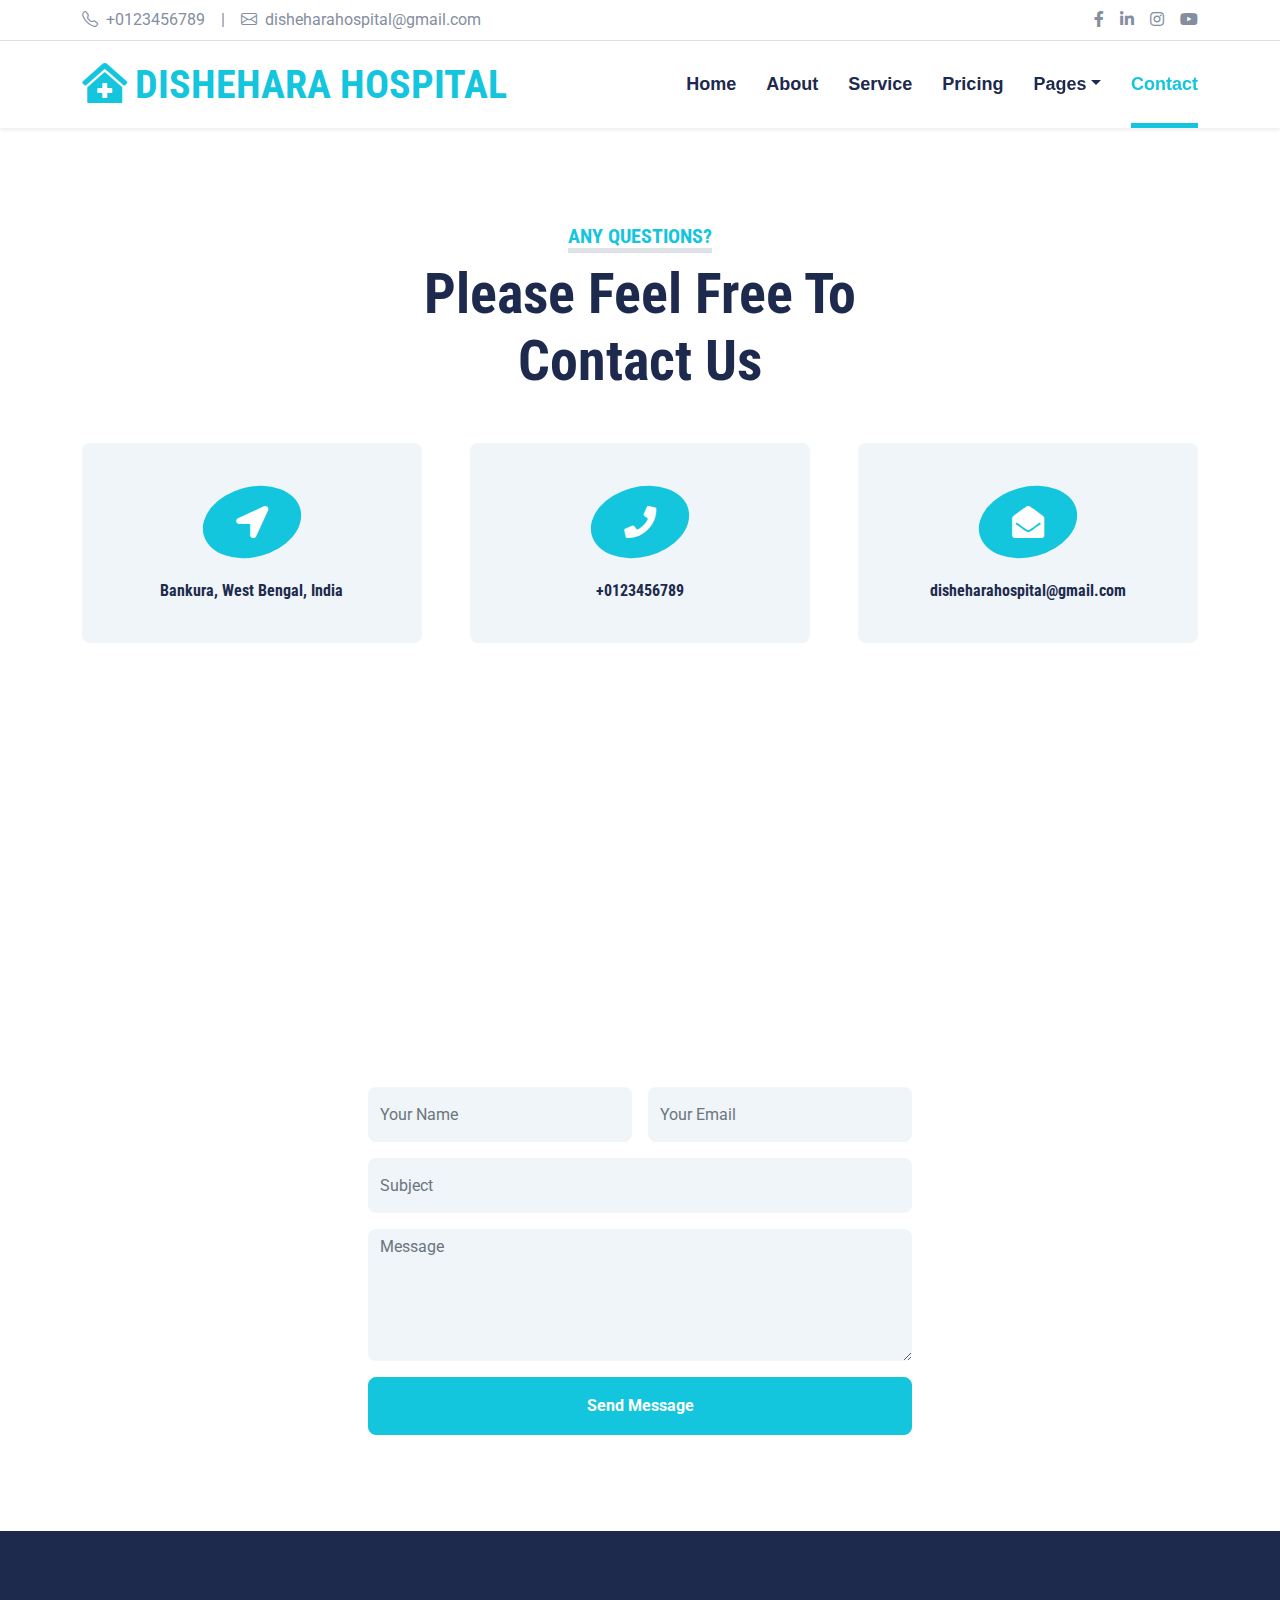
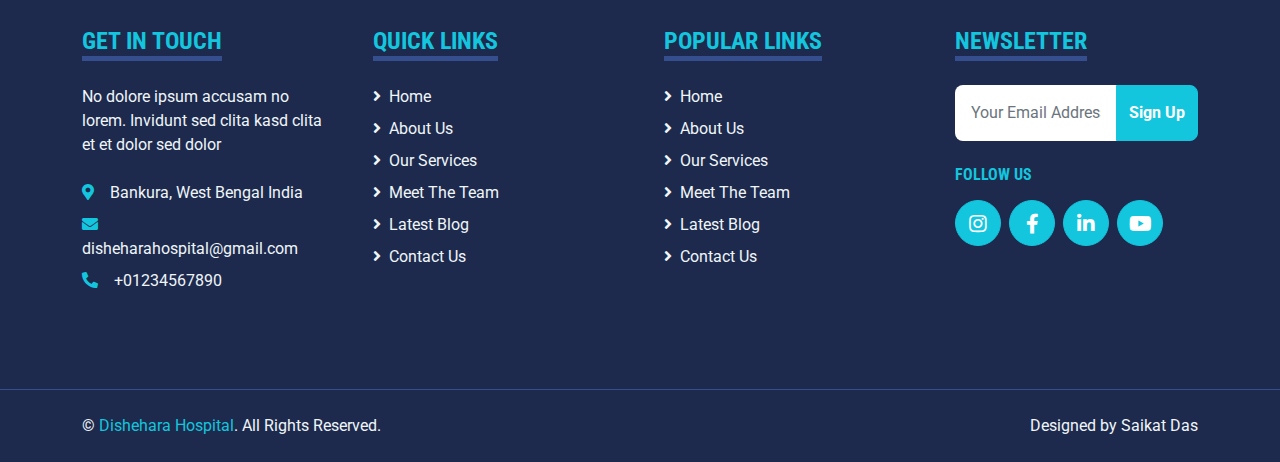
<file: contact.html>
<!DOCTYPE html>
<html lang="en">

<head>
    <meta charset="utf-8">
    <title>DISHEHARA - Hospital Contact</title>
    <meta content="width=device-width, initial-scale=1.0" name="viewport">
    <meta content="Free HTML Templates" name="keywords">
    <meta content="Free HTML Templates" name="description">

    <!-- Favicon -->
    <link href="img/favicon.ico" rel="icon">

    <!-- Google Web Fonts -->
    <link rel="preconnect" href="https://fonts.gstatic.com">
    <link href="https://fonts.googleapis.com/css2?family=Roboto+Condensed:wght@400;700&family=Roboto:wght@400;700&display=swap" rel="stylesheet">  

    <!-- Icon Font Stylesheet -->
    <link href="https://cdnjs.cloudflare.com/ajax/libs/font-awesome/5.15.0/css/all.min.css" rel="stylesheet">
    <link href="https://cdn.jsdelivr.net/npm/bootstrap-icons@1.4.1/font/bootstrap-icons.css" rel="stylesheet">

    <!-- Libraries Stylesheet -->
    <link href="lib/owlcarousel/assets/owl.carousel.min.css" rel="stylesheet">
    <link href="lib/tempusdominus/css/tempusdominus-bootstrap-4.min.css" rel="stylesheet" />

    <!-- Customized Bootstrap Stylesheet -->
    <link href="css/bootstrap.min.css" rel="stylesheet">

    <!-- Template Stylesheet -->
    <link href="css/style.css" rel="stylesheet">
</head>

<body>
    <!-- Topbar Start -->
    <div class="container-fluid py-2 border-bottom d-none d-lg-block">
        <div class="container">
            <div class="row">
                <div class="col-md-6 text-center text-lg-start mb-2 mb-lg-0">
                    <div class="d-inline-flex align-items-center">
                        <a class="text-decoration-none text-body pe-3" href=""><i class="bi bi-telephone me-2"></i>+0123456789</a>
                        <span class="text-body">|</span>
                        <a class="text-decoration-none text-body px-3" href=""><i class="bi bi-envelope me-2"></i>disheharahospital@gmail.com</a>
                    </div>
                </div>
                <div class="col-md-6 text-center text-lg-end">
                    <div class="d-inline-flex align-items-center">
                        <a class="text-body px-2" href="https://www.facebook.com/Prince.rony.2000?mibextid=ZbWKwL">
                            <i class="fab fa-facebook-f"></i>
                        </a>
                        
                        <a class="text-body px-2" href="https://www.linkedin.com/in/dasbabu218?utm_source=share&utm_campaign=share_via&utm_content=profile&utm_medium=android_app">
                            <i class="fab fa-linkedin-in"></i>
                        </a>
                        
                        <a class="text-body px-2" href="https://www.instagram.com/___das__babu___?igsh=MTlhN25idnB5bTdvYw==">
                            <i class="fab fa-instagram"></i>
                        </a>
                        
                        <a class="text-body ps-2" href="https://youtube.com/@das___babu___?si=K_jMmvIxBRezOsSH">
                            <i class="fab fa-youtube"></i>
                        </a>
                    </div>
                </div>
            </div>
        </div>
    </div>
    <!-- Topbar End -->


    <!-- Navbar Start -->
    <div class="container-fluid sticky-top bg-white shadow-sm mb-5">
        <div class="container">
            <nav class="navbar navbar-expand-lg bg-white navbar-light py-3 py-lg-0">
                <a href="index.html" class="navbar-brand">
                    <h1 class="m-0 text-uppercase text-primary"><i class="fa fa-clinic-medical me-2"></i>Dishehara Hospital</h1>
                </a>
                <button class="navbar-toggler" type="button" data-bs-toggle="collapse" data-bs-target="#navbarCollapse">
                    <span class="navbar-toggler-icon"></span>
                </button>
                <div class="collapse navbar-collapse" id="navbarCollapse">
                    <div class="navbar-nav ms-auto py-0">
                        <a href="index.html" class="nav-item nav-link">Home</a>
                        <a href="about.html" class="nav-item nav-link">About</a>
                        <a href="service.html" class="nav-item nav-link">Service</a>
                        <a href="price.html" class="nav-item nav-link">Pricing</a>
                        <div class="nav-item dropdown">
                            <a href="#" class="nav-link dropdown-toggle" data-bs-toggle="dropdown">Pages</a>
                            <div class="dropdown-menu m-0">
                                <a href="blog.html" class="dropdown-item">Blog Grid</a>
                                <a href="detail.html" class="dropdown-item">Blog Detail</a>
                                <a href="team.html" class="dropdown-item">The Team</a>
                                <a href="testimonial.html" class="dropdown-item">Testimonial</a>
                                <a href="appointment.html" class="dropdown-item">Appointment</a>
                                <a href="search.html" class="dropdown-item">Search</a>
                            </div>
                        </div>
                        <a href="contact.html" class="nav-item nav-link active">Contact</a>
                    </div>
                </div>
            </nav>
        </div>
    </div>
    <!-- Navbar End -->


    <!-- Contact Start -->
    <div class="container-fluid pt-5">
        <div class="container">
            <div class="text-center mx-auto mb-5" style="max-width: 500px;">
                <h5 class="d-inline-block text-primary text-uppercase border-bottom border-5">Any Questions?</h5>
                <h1 class="display-4">Please Feel Free To Contact Us</h1>
            </div>
            <div class="row g-5 mb-5">
                <div class="col-lg-4">
                    <div class="bg-light rounded d-flex flex-column align-items-center justify-content-center text-center" style="height: 200px;">
                        <div class="d-flex align-items-center justify-content-center bg-primary rounded-circle mb-4" style="width: 100px; height: 70px; transform: rotate(-15deg);">
                            <i class="fa fa-2x fa-location-arrow text-white" style="transform: rotate(15deg);"></i>
                        </div>
                        <h6 class="mb-0">Bankura, West Bengal, India</h6>
                    </div>
                </div>
                <div class="col-lg-4">
                    <div class="bg-light rounded d-flex flex-column align-items-center justify-content-center text-center" style="height: 200px;">
                        <div class="d-flex align-items-center justify-content-center bg-primary rounded-circle mb-4" style="width: 100px; height: 70px; transform: rotate(-15deg);">
                            <i class="fa fa-2x fa-phone text-white" style="transform: rotate(15deg);"></i>
                        </div>
                        <h6 class="mb-0">+0123456789</h6>
                    </div>
                </div>
                <div class="col-lg-4">
                    <div class="bg-light rounded d-flex flex-column align-items-center justify-content-center text-center" style="height: 200px;">
                        <div class="d-flex align-items-center justify-content-center bg-primary rounded-circle mb-4" style="width: 100px; height: 70px; transform: rotate(-15deg);">
                            <i class="fa fa-2x fa-envelope-open text-white" style="transform: rotate(15deg);"></i>
                        </div>
                        <h6 class="mb-0">disheharahospital@gmail.com</h6>
                    </div>
                </div>
            </div>
            <div class="row">
                <div class="col-12" style="height: 500px;">
                    <div class="position-relative h-100">
                        <iframe class="position-relative w-100 h-100"
                            src="https://www.google.com/maps/embed?pb=!1m18!1m12!1m3!1d58662.12135997186!2d87.06304590000002!3d23.22916105000001!2m3!1f0!2f0!3f0!3m2!1i1024!2i768!4f13.1!3m3!1m2!1s0x39f7a58c5fc2b411%3A0xfdbd0b45c0b4aa70!2sBankura%2C%20West%20Bengal!5e0!3m2!1sen!2sin!4v1714576292730!5m2!1sen!2sin"
                            frameborder="0" style="border:0;" allowfullscreen="" aria-hidden="false"
                            tabindex="0"></iframe>
                    </div>
                </div>
            </div>
            <div class="row justify-content-center position-relative" style="margin-top: -200px; z-index: 1;">
                <div class="col-lg-8">
                    <div class="bg-white rounded p-5 m-5 mb-0">
                        <form>
                            <div class="row g-3">
                                <div class="col-12 col-sm-6">
                                    <input type="text" class="form-control bg-light border-0" placeholder="Your Name" style="height: 55px;">
                                </div>
                                <div class="col-12 col-sm-6">
                                    <input type="email" class="form-control bg-light border-0" placeholder="Your Email" style="height: 55px;">
                                </div>
                                <div class="col-12">
                                    <input type="text" class="form-control bg-light border-0" placeholder="Subject" style="height: 55px;">
                                </div>
                                <div class="col-12">
                                    <textarea class="form-control bg-light border-0" rows="5" placeholder="Message"></textarea>
                                </div>
                                <div class="col-12">
                                    <button class="btn btn-primary w-100 py-3" type="submit">Send Message</button>
                                </div>
                            </div>
                        </form>
                    </div>
                </div>
            </div>
        </div>
    </div>
    <!-- Contact End -->


    <!-- Footer Start -->
    <div class="container-fluid bg-dark text-light mt-5 py-5">
        <div class="container py-5">
            <div class="row g-5">
                <div class="col-lg-3 col-md-6">
                    <h4 class="d-inline-block text-primary text-uppercase border-bottom border-5 border-secondary mb-4">Get In Touch</h4>
                    <p class="mb-4">No dolore ipsum accusam no lorem. Invidunt sed clita kasd clita et et dolor sed dolor</p>
                    <p class="mb-2"><i class="fa fa-map-marker-alt text-primary me-3"></i>Bankura, West Bengal India</p>
                    <p class="mb-2"><i class="fa fa-envelope text-primary me-3"></i>disheharahospital@gmail.com</p>
                    <p class="mb-0"><i class="fa fa-phone-alt text-primary me-3"></i>+01234567890</p>
                </div>
                <div class="col-lg-3 col-md-6">
                    <h4 class="d-inline-block text-primary text-uppercase border-bottom border-5 border-secondary mb-4">Quick Links</h4>
                    <div class="d-flex flex-column justify-content-start">
                        <a class="text-light mb-2" href="#"><i class="fa fa-angle-right me-2"></i>Home</a>
                        <a class="text-light mb-2" href="#"><i class="fa fa-angle-right me-2"></i>About Us</a>
                        <a class="text-light mb-2" href="#"><i class="fa fa-angle-right me-2"></i>Our Services</a>
                        <a class="text-light mb-2" href="#"><i class="fa fa-angle-right me-2"></i>Meet The Team</a>
                        <a class="text-light mb-2" href="#"><i class="fa fa-angle-right me-2"></i>Latest Blog</a>
                        <a class="text-light" href="#"><i class="fa fa-angle-right me-2"></i>Contact Us</a>
                    </div>
                </div>
                <div class="col-lg-3 col-md-6">
                    <h4 class="d-inline-block text-primary text-uppercase border-bottom border-5 border-secondary mb-4">Popular Links</h4>
                    <div class="d-flex flex-column justify-content-start">
                        <a class="text-light mb-2" href="#"><i class="fa fa-angle-right me-2"></i>Home</a>
                        <a class="text-light mb-2" href="#"><i class="fa fa-angle-right me-2"></i>About Us</a>
                        <a class="text-light mb-2" href="#"><i class="fa fa-angle-right me-2"></i>Our Services</a>
                        <a class="text-light mb-2" href="#"><i class="fa fa-angle-right me-2"></i>Meet The Team</a>
                        <a class="text-light mb-2" href="#"><i class="fa fa-angle-right me-2"></i>Latest Blog</a>
                        <a class="text-light" href="#"><i class="fa fa-angle-right me-2"></i>Contact Us</a>
                    </div>
                </div>
                <div class="col-lg-3 col-md-6">
                    <h4 class="d-inline-block text-primary text-uppercase border-bottom border-5 border-secondary mb-4">Newsletter</h4>
                    <form action="">
                        <div class="input-group">
                            <input type="text" class="form-control p-3 border-0" placeholder="Your Email Address">
                            <button class="btn btn-primary">Sign Up</button>
                        </div>
                    </form>
                    <h6 class="text-primary text-uppercase mt-4 mb-3">Follow Us</h6>
                    <div class="d-flex">
                        <a class="btn btn-lg btn-primary btn-lg-square rounded-circle me-2" href="https://www.instagram.com/___das__babu___?igsh=MTlhN25idnB5bTdvYw=="><i class="fab fa-instagram"></i></a>
                        <a class="btn btn-lg btn-primary btn-lg-square rounded-circle me-2" href="https://www.facebook.com/Prince.rony.2000?mibextid=ZbWKwL"><i class="fab fa-facebook-f"></i></a>
                        <a class="btn btn-lg btn-primary btn-lg-square rounded-circle me-2" href="https://www.linkedin.com/in/dasbabu218?utm_source=share&utm_campaign=share_via&utm_content=profile&utm_medium=android_app"><i class="fab fa-linkedin-in"></i></a>
                        <a class="btn btn-lg btn-primary btn-lg-square rounded-circle" href="https://youtube.com/@das___babu___?si=K_jMmvIxBRezOsSH"><i class="fab fa-youtube"></i></a>
                    </div>
                </div>
            </div>
        </div>
    </div>
    <div class="container-fluid bg-dark text-light border-top border-secondary py-4">
        <div class="container">
            <div class="row g-5">
                <div class="col-md-6 text-center text-md-start">
                    <p class="mb-md-0">&copy; <a class="text-primary" href="#">Dishehara Hospital</a>. All Rights Reserved.</p>
                </div>
                <div class="col-md-6 text-center text-md-end">
                    <p class="mb-0">Designed by Saikat Das</p>
                </div>
            </div>
        </div>
    </div>
    <!-- Footer End -->


    <!-- Back to Top -->
    <a href="#" class="btn btn-lg btn-primary btn-lg-square back-to-top"><i class="bi bi-arrow-up"></i></a>


    <!-- JavaScript Libraries -->
    <script src="https://code.jquery.com/jquery-3.4.1.min.js"></script>
    <script src="https://cdn.jsdelivr.net/npm/bootstrap@5.0.0/dist/js/bootstrap.bundle.min.js"></script>
    <script src="lib/easing/easing.min.js"></script>
    <script src="lib/waypoints/waypoints.min.js"></script>
    <script src="lib/owlcarousel/owl.carousel.min.js"></script>
    <script src="lib/tempusdominus/js/moment.min.js"></script>
    <script src="lib/tempusdominus/js/moment-timezone.min.js"></script>
    <script src="lib/tempusdominus/js/tempusdominus-bootstrap-4.min.js"></script>

    <!-- Template Javascript -->
    <script src="js/main.js"></script>
</body>

</html>
</file>
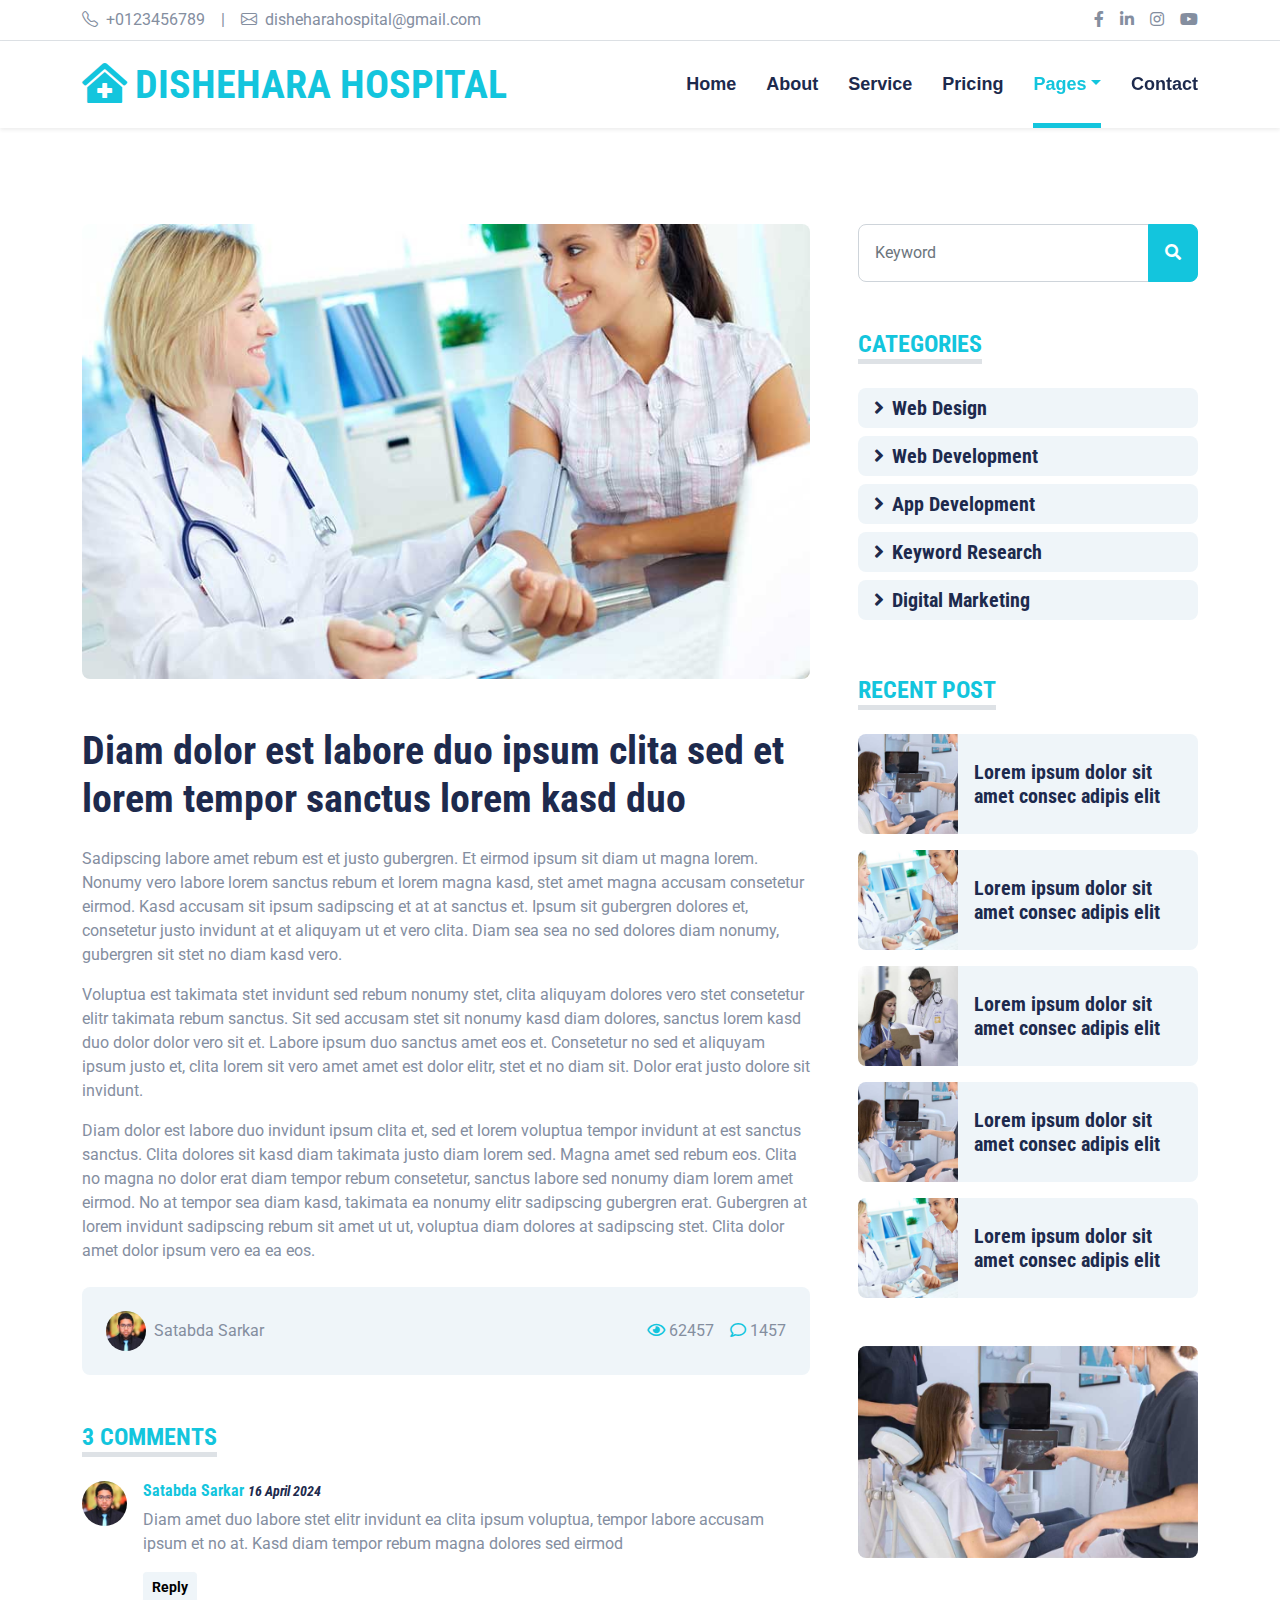
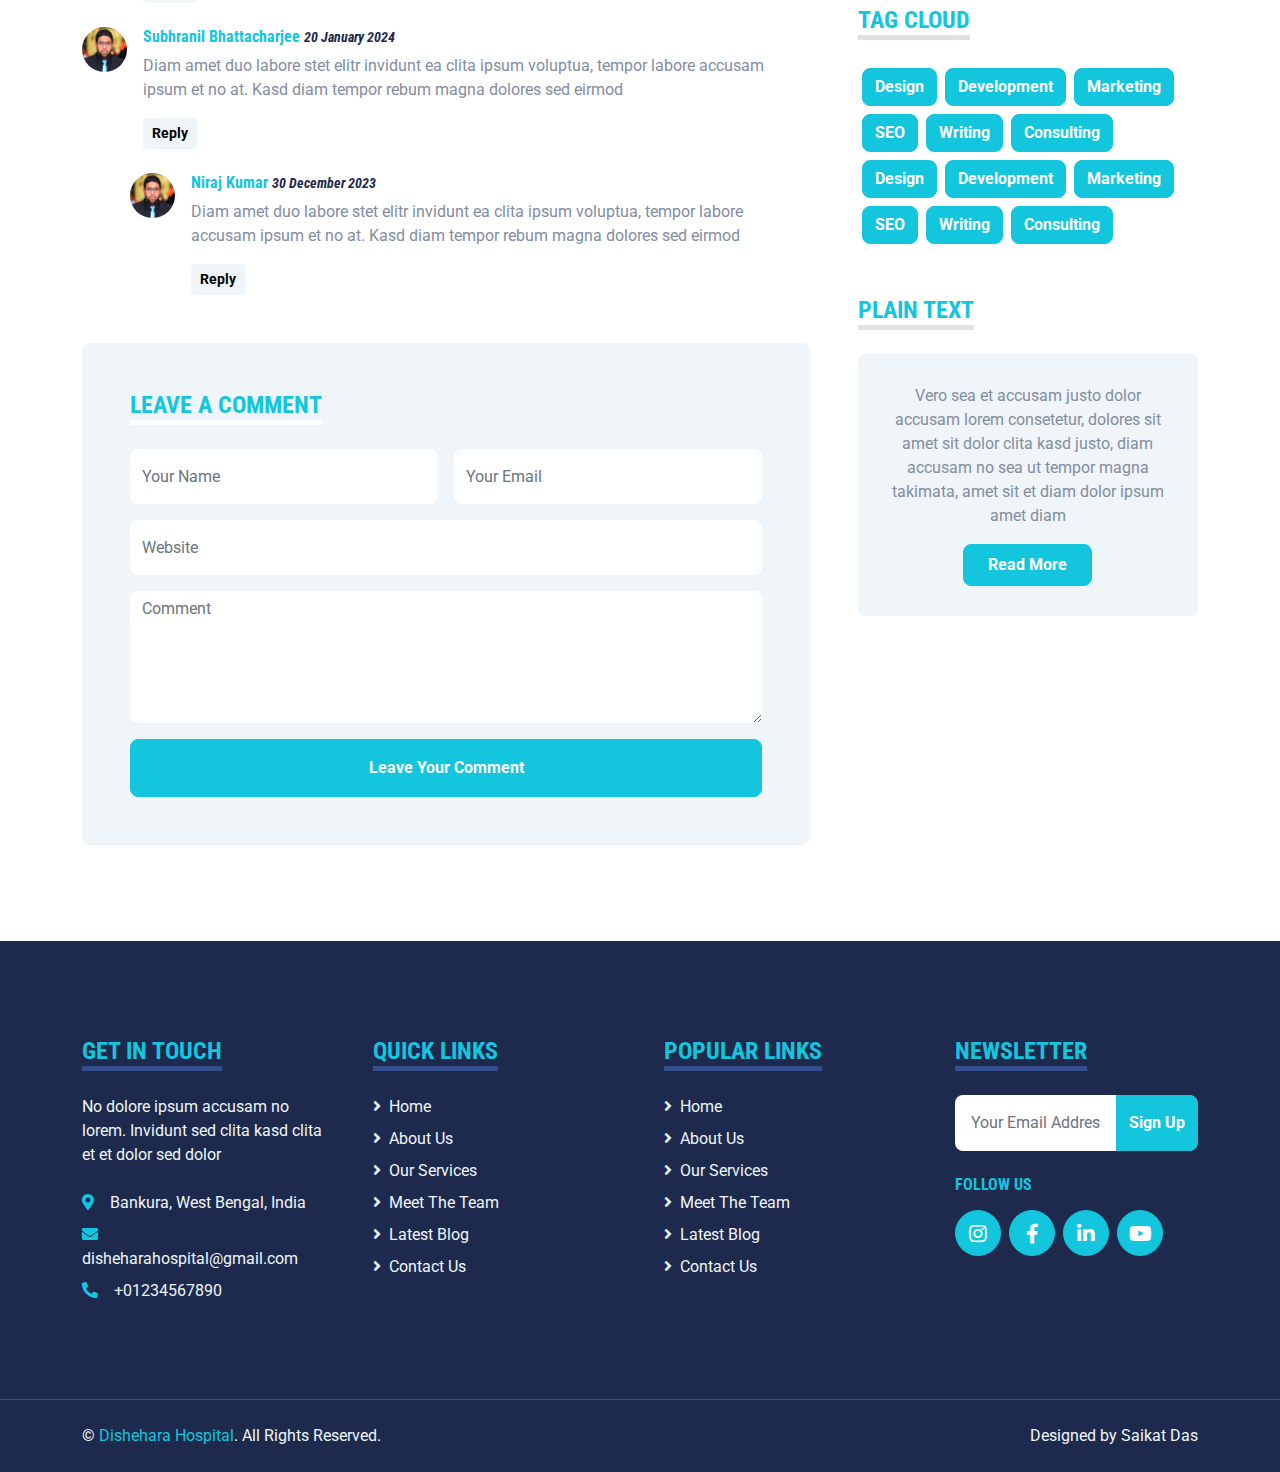
<file: detail.html>
<!DOCTYPE html>
<html lang="en">

<head>
    <meta charset="utf-8">
    <title>Dishehara - Hospital Details</title>
    <meta content="width=device-width, initial-scale=1.0" name="viewport">
    <meta content="Free HTML Templates" name="keywords">
    <meta content="Free HTML Templates" name="description">

    <!-- Favicon -->
    <link href="img/favicon.ico" rel="icon">

    <!-- Google Web Fonts -->
    <link rel="preconnect" href="https://fonts.gstatic.com">
    <link href="https://fonts.googleapis.com/css2?family=Roboto+Condensed:wght@400;700&family=Roboto:wght@400;700&display=swap" rel="stylesheet">  

    <!-- Icon Font Stylesheet -->
    <link href="https://cdnjs.cloudflare.com/ajax/libs/font-awesome/5.15.0/css/all.min.css" rel="stylesheet">
    <link href="https://cdn.jsdelivr.net/npm/bootstrap-icons@1.4.1/font/bootstrap-icons.css" rel="stylesheet">

    <!-- Libraries Stylesheet -->
    <link href="lib/owlcarousel/assets/owl.carousel.min.css" rel="stylesheet">
    <link href="lib/tempusdominus/css/tempusdominus-bootstrap-4.min.css" rel="stylesheet" />

    <!-- Customized Bootstrap Stylesheet -->
    <link href="css/bootstrap.min.css" rel="stylesheet">

    <!-- Template Stylesheet -->
    <link href="css/style.css" rel="stylesheet">
</head>

<body>
    <!-- Topbar Start -->
    <div class="container-fluid py-2 border-bottom d-none d-lg-block">
        <div class="container">
            <div class="row">
                <div class="col-md-6 text-center text-lg-start mb-2 mb-lg-0">
                    <div class="d-inline-flex align-items-center">
                        <a class="text-decoration-none text-body pe-3" href=""><i class="bi bi-telephone me-2"></i>+0123456789</a>
                        <span class="text-body">|</span>
                        <a class="text-decoration-none text-body px-3" href=""><i class="bi bi-envelope me-2"></i>disheharahospital@gmail.com</a>
                    </div>
                </div>
                <div class="col-md-6 text-center text-lg-end">
                    <div class="d-inline-flex align-items-center">
                        <a class="text-body px-2" href="https://www.facebook.com/Prince.rony.2000?mibextid=ZbWKwL">
                            <i class="fab fa-facebook-f"></i>
                        </a>
                        
                        <a class="text-body px-2" href="https://www.linkedin.com/in/dasbabu218?utm_source=share&utm_campaign=share_via&utm_content=profile&utm_medium=android_app       ">
                            <i class="fab fa-linkedin-in"></i>
                        </a>

                        <a class="text-body px-2" href="https://www.instagram.com/___das__babu___?igsh=MTlhN25idnB5bTdvYw==">
                            <i class="fab fa-instagram"></i>
                        </a>

                        <a class="text-body ps-2" href="https://youtube.com/@das___babu___?si=K_jMmvIxBRezOsSH">
                            <i class="fab fa-youtube"></i>
                        </a>
                    </div>
                </div>
            </div>
        </div>
    </div>
    <!-- Topbar End -->


    <!-- Navbar Start -->
    <div class="container-fluid sticky-top bg-white shadow-sm mb-5">
        <div class="container">
            <nav class="navbar navbar-expand-lg bg-white navbar-light py-3 py-lg-0">
                <a href="index.html" class="navbar-brand">
                    <h1 class="m-0 text-uppercase text-primary"><i class="fa fa-clinic-medical me-2"></i>Dishehara Hospital</h1>
                </a>
                <button class="navbar-toggler" type="button" data-bs-toggle="collapse" data-bs-target="#navbarCollapse">
                    <span class="navbar-toggler-icon"></span>
                </button>
                <div class="collapse navbar-collapse" id="navbarCollapse">
                    <div class="navbar-nav ms-auto py-0">
                        <a href="index.html" class="nav-item nav-link">Home</a>
                        <a href="about.html" class="nav-item nav-link">About</a>
                        <a href="service.html" class="nav-item nav-link">Service</a>
                        <a href="price.html" class="nav-item nav-link">Pricing</a>
                        <div class="nav-item dropdown">
                            <a href="#" class="nav-link dropdown-toggle active" data-bs-toggle="dropdown">Pages</a>
                            <div class="dropdown-menu m-0">
                                <a href="blog.html" class="dropdown-item">Blog Grid</a>
                                <a href="detail.html" class="dropdown-item active">Blog Detail</a>
                                <a href="team.html" class="dropdown-item">The Team</a>
                                <a href="testimonial.html" class="dropdown-item">Testimonial</a>
                                <a href="appointment.html" class="dropdown-item">Appointment</a>
                                <a href="search.html" class="dropdown-item">Search</a>
                            </div>
                        </div>
                        <a href="contact.html" class="nav-item nav-link">Contact</a>
                    </div>
                </div>
            </nav>
        </div>
    </div>
    <!-- Navbar End -->


    <!-- Blog Start -->
    <div class="container py-5">
        <div class="row g-5">
            <div class="col-lg-8">
                <!-- Blog Detail Start -->
                <div class="mb-5">
                    <img class="img-fluid w-100 rounded mb-5" src="img/blog-2.jpg" alt="">
                    <h1 class="mb-4">Diam dolor est labore duo ipsum clita sed et lorem tempor sanctus lorem kasd duo</h1>
                    <p>Sadipscing labore amet rebum est et justo gubergren. Et eirmod ipsum sit diam ut
                        magna lorem. Nonumy vero labore lorem sanctus rebum et lorem magna kasd, stet
                        amet magna accusam consetetur eirmod. Kasd accusam sit ipsum sadipscing et at at
                        sanctus et. Ipsum sit gubergren dolores et, consetetur justo invidunt at et
                        aliquyam ut et vero clita. Diam sea sea no sed dolores diam nonumy, gubergren
                        sit stet no diam kasd vero.</p>
                    <p>Voluptua est takimata stet invidunt sed rebum nonumy stet, clita aliquyam dolores
                        vero stet consetetur elitr takimata rebum sanctus. Sit sed accusam stet sit
                        nonumy kasd diam dolores, sanctus lorem kasd duo dolor dolor vero sit et. Labore
                        ipsum duo sanctus amet eos et. Consetetur no sed et aliquyam ipsum justo et,
                        clita lorem sit vero amet amet est dolor elitr, stet et no diam sit. Dolor erat
                        justo dolore sit invidunt.</p>
                    <p>Diam dolor est labore duo invidunt ipsum clita et, sed et lorem voluptua tempor
                        invidunt at est sanctus sanctus. Clita dolores sit kasd diam takimata justo diam
                        lorem sed. Magna amet sed rebum eos. Clita no magna no dolor erat diam tempor
                        rebum consetetur, sanctus labore sed nonumy diam lorem amet eirmod. No at tempor
                        sea diam kasd, takimata ea nonumy elitr sadipscing gubergren erat. Gubergren at
                        lorem invidunt sadipscing rebum sit amet ut ut, voluptua diam dolores at
                        sadipscing stet. Clita dolor amet dolor ipsum vero ea ea eos.</p>
                    <div class="d-flex justify-content-between bg-light rounded p-4 mt-4 mb-4">
                        <div class="d-flex align-items-center">
                            <img class="rounded-circle me-2" src="img/user.jpg" width="40" height="40" alt="">
                            <span>Satabda Sarkar</span>
                        </div>
                        <div class="d-flex align-items-center">
                            <span class="ms-3"><i class="far fa-eye text-primary me-1"></i>62457</span>
                            <span class="ms-3"><i class="far fa-comment text-primary me-1"></i>1457</span>
                        </div>
                    </div>
                </div>
                <!-- Blog Detail End -->

                <!-- Comment List Start -->
                <div class="mb-5">
                    <h4 class="d-inline-block text-primary text-uppercase border-bottom border-5 mb-4">3 Comments</h4>
                    <div class="d-flex mb-4">
                        <img src="img/user.jpg" class="img-fluid rounded-circle" style="width: 45px; height: 45px;">
                        <div class="ps-3">
                            <h6><a href="">Satabda Sarkar</a> <small><i>16 April 2024</i></small></h6>
                            <p>Diam amet duo labore stet elitr invidunt ea clita ipsum voluptua, tempor labore
                                accusam ipsum et no at. Kasd diam tempor rebum magna dolores sed eirmod</p>
                            <button class="btn btn-sm btn-light">Reply</button>
                        </div>
                    </div>
                    <div class="d-flex mb-4">
                        <img src="img/user.jpg" class="img-fluid rounded-circle" style="width: 45px; height: 45px;">
                        <div class="ps-3">
                            <h6><a href="">Subhranil Bhattacharjee</a> <small><i>20 January 2024</i></small></h6>
                            <p>Diam amet duo labore stet elitr invidunt ea clita ipsum voluptua, tempor labore
                                accusam ipsum et no at. Kasd diam tempor rebum magna dolores sed eirmod</p>
                            <button class="btn btn-sm btn-light">Reply</button>
                        </div>
                    </div>
                    <div class="d-flex ms-5 mb-4">
                        <img src="img/user.jpg" class="img-fluid rounded-circle" style="width: 45px; height: 45px;">
                        <div class="ps-3">
                            <h6><a href="">Niraj Kumar</a> <small><i>30 December 2023</i></small></h6>
                            <p>Diam amet duo labore stet elitr invidunt ea clita ipsum voluptua, tempor labore
                                accusam ipsum et no at. Kasd diam tempor rebum magna dolores sed eirmod</p>
                            <button class="btn btn-sm btn-light">Reply</button>
                        </div>
                    </div>
                </div>
                <!-- Comment List End -->

                <!-- Comment Form Start -->
                <div class="bg-light rounded p-5">
                    <h4 class="d-inline-block text-primary text-uppercase border-bottom border-5 border-white mb-4">Leave a comment</h4>
                    <form>
                        <div class="row g-3">
                            <div class="col-12 col-sm-6">
                                <input type="text" class="form-control bg-white border-0" placeholder="Your Name" style="height: 55px;">
                            </div>
                            <div class="col-12 col-sm-6">
                                <input type="email" class="form-control bg-white border-0" placeholder="Your Email" style="height: 55px;">
                            </div>
                            <div class="col-12">
                                <input type="text" class="form-control bg-white border-0" placeholder="Website" style="height: 55px;">
                            </div>
                            <div class="col-12">
                                <textarea class="form-control bg-white border-0" rows="5" placeholder="Comment"></textarea>
                            </div>
                            <div class="col-12">
                                <button class="btn btn-primary w-100 py-3" type="submit">Leave Your Comment</button>
                            </div>
                        </div>
                    </form>
                </div>
                <!-- Comment Form End -->
            </div>

            <!-- Sidebar Start -->
            <div class="col-lg-4">
                <!-- Search Form Start -->
                <div class="mb-5">
                    <div class="input-group">
                        <input type="text" class="form-control p-3" placeholder="Keyword">
                        <button class="btn btn-primary px-3"><i class="fa fa-search"></i></button>
                    </div>
                </div>
                <!-- Search Form End -->

                <!-- Category Start -->
                <div class="mb-5">
                    <h4 class="d-inline-block text-primary text-uppercase border-bottom border-5 mb-4">Categories</h4>
                    <div class="d-flex flex-column justify-content-start">
                        <a class="h5 bg-light rounded py-2 px-3 mb-2" href="#"><i class="fa fa-angle-right me-2"></i>Web Design</a>
                        <a class="h5 bg-light rounded py-2 px-3 mb-2" href="#"><i class="fa fa-angle-right me-2"></i>Web Development</a>
                        <a class="h5 bg-light rounded py-2 px-3 mb-2" href="#"><i class="fa fa-angle-right me-2"></i>App Development</a>
                        <a class="h5 bg-light rounded py-2 px-3 mb-2" href="#"><i class="fa fa-angle-right me-2"></i>Keyword Research</a>
                        <a class="h5 bg-light rounded py-2 px-3 mb-2" href="#"><i class="fa fa-angle-right me-2"></i>Digital Marketing</a>
                    </div>
                </div>
                <!-- Category End -->

                <!-- Recent Post Start -->
                <div class="mb-5">
                    <h4 class="d-inline-block text-primary text-uppercase border-bottom border-5 mb-4">Recent Post</h4>
                    <div class="d-flex rounded overflow-hidden mb-3">
                        <img class="img-fluid" src="img/blog-1.jpg" style="width: 100px; height: 100px; object-fit: cover;" alt="">
                        <a href="" class="h5 d-flex align-items-center bg-light px-3 mb-0">Lorem ipsum dolor sit amet consec adipis elit
                        </a>
                    </div>
                    <div class="d-flex rounded overflow-hidden mb-3">
                        <img class="img-fluid" src="img/blog-2.jpg" style="width: 100px; height: 100px; object-fit: cover;" alt="">
                        <a href="" class="h5 d-flex align-items-center bg-light px-3 mb-0">Lorem ipsum dolor sit amet consec adipis elit
                        </a>
                    </div>
                    <div class="d-flex rounded overflow-hidden mb-3">
                        <img class="img-fluid" src="img/blog-3.jpg" style="width: 100px; height: 100px; object-fit: cover;" alt="">
                        <a href="" class="h5 d-flex align-items-center bg-light px-3 mb-0">Lorem ipsum dolor sit amet consec adipis elit
                        </a>
                    </div>
                    <div class="d-flex rounded overflow-hidden mb-3">
                        <img class="img-fluid" src="img/blog-1.jpg" style="width: 100px; height: 100px; object-fit: cover;" alt="">
                        <a href="" class="h5 d-flex align-items-center bg-light px-3 mb-0">Lorem ipsum dolor sit amet consec adipis elit
                        </a>
                    </div>
                    <div class="d-flex rounded overflow-hidden mb-3">
                        <img class="img-fluid" src="img/blog-2.jpg" style="width: 100px; height: 100px; object-fit: cover;" alt="">
                        <a href="" class="h5 d-flex align-items-center bg-light px-3 mb-0">Lorem ipsum dolor sit amet consec adipis elit
                        </a>
                    </div>
                </div>
                <!-- Recent Post End -->

                <!-- Image Start -->
                <div class="mb-5">
                    <img src="img/blog-1.jpg" alt="" class="img-fluid rounded">
                </div>
                <!-- Image End -->

                <!-- Tags Start -->
                <div class="mb-5">
                    <h4 class="d-inline-block text-primary text-uppercase border-bottom border-5 mb-4">Tag Cloud</h4>
                    <div class="d-flex flex-wrap m-n1">
                        <a href="" class="btn btn-primary m-1">Design</a>
                        <a href="" class="btn btn-primary m-1">Development</a>
                        <a href="" class="btn btn-primary m-1">Marketing</a>
                        <a href="" class="btn btn-primary m-1">SEO</a>
                        <a href="" class="btn btn-primary m-1">Writing</a>
                        <a href="" class="btn btn-primary m-1">Consulting</a>
                        <a href="" class="btn btn-primary m-1">Design</a>
                        <a href="" class="btn btn-primary m-1">Development</a>
                        <a href="" class="btn btn-primary m-1">Marketing</a>
                        <a href="" class="btn btn-primary m-1">SEO</a>
                        <a href="" class="btn btn-primary m-1">Writing</a>
                        <a href="" class="btn btn-primary m-1">Consulting</a>
                    </div>
                </div>
                <!-- Tags End -->

                <!-- Plain Text Start -->
                <div>
                    <h4 class="d-inline-block text-primary text-uppercase border-bottom border-5 mb-4">Plain Text</h4>
                    <div class="bg-light rounded text-center" style="padding: 30px;">
                        <p>Vero sea et accusam justo dolor accusam lorem consetetur, dolores sit amet sit dolor clita kasd justo, diam accusam no sea ut tempor magna takimata, amet sit et diam dolor ipsum amet diam</p>
                        <a href="" class="btn btn-primary py-2 px-4">Read More</a>
                    </div>
                </div>
                <!-- Plain Text End -->
            </div>
            <!-- Sidebar End -->
        </div>
    </div>
    <!-- Blog End -->


    <!-- Footer Start -->
    <div class="container-fluid bg-dark text-light mt-5 py-5">
        <div class="container py-5">
            <div class="row g-5">
                <div class="col-lg-3 col-md-6">
                    <h4 class="d-inline-block text-primary text-uppercase border-bottom border-5 border-secondary mb-4">Get In Touch</h4>
                    <p class="mb-4">No dolore ipsum accusam no lorem. Invidunt sed clita kasd clita et et dolor sed dolor</p>
                    <p class="mb-2"><i class="fa fa-map-marker-alt text-primary me-3"></i>Bankura, West Bengal, India</p>
                    <p class="mb-2"><i class="fa fa-envelope text-primary me-3"></i>disheharahospital@gmail.com</p>
                    <p class="mb-0"><i class="fa fa-phone-alt text-primary me-3"></i>+01234567890</p>
                </div>
                <div class="col-lg-3 col-md-6">
                    <h4 class="d-inline-block text-primary text-uppercase border-bottom border-5 border-secondary mb-4">Quick Links</h4>
                    <div class="d-flex flex-column justify-content-start">
                        <a class="text-light mb-2" href="#"><i class="fa fa-angle-right me-2"></i>Home</a>
                        <a class="text-light mb-2" href="#"><i class="fa fa-angle-right me-2"></i>About Us</a>
                        <a class="text-light mb-2" href="#"><i class="fa fa-angle-right me-2"></i>Our Services</a>
                        <a class="text-light mb-2" href="#"><i class="fa fa-angle-right me-2"></i>Meet The Team</a>
                        <a class="text-light mb-2" href="#"><i class="fa fa-angle-right me-2"></i>Latest Blog</a>
                        <a class="text-light" href="#"><i class="fa fa-angle-right me-2"></i>Contact Us</a>
                    </div>
                </div>
                <div class="col-lg-3 col-md-6">
                    <h4 class="d-inline-block text-primary text-uppercase border-bottom border-5 border-secondary mb-4">Popular Links</h4>
                    <div class="d-flex flex-column justify-content-start">
                        <a class="text-light mb-2" href="#"><i class="fa fa-angle-right me-2"></i>Home</a>
                        <a class="text-light mb-2" href="#"><i class="fa fa-angle-right me-2"></i>About Us</a>
                        <a class="text-light mb-2" href="#"><i class="fa fa-angle-right me-2"></i>Our Services</a>
                        <a class="text-light mb-2" href="#"><i class="fa fa-angle-right me-2"></i>Meet The Team</a>
                        <a class="text-light mb-2" href="#"><i class="fa fa-angle-right me-2"></i>Latest Blog</a>
                        <a class="text-light" href="#"><i class="fa fa-angle-right me-2"></i>Contact Us</a>
                    </div>
                </div>
                <div class="col-lg-3 col-md-6">
                    <h4 class="d-inline-block text-primary text-uppercase border-bottom border-5 border-secondary mb-4">Newsletter</h4>
                    <form action="">
                        <div class="input-group">
                            <input type="text" class="form-control p-3 border-0" placeholder="Your Email Address">
                            <button class="btn btn-primary">Sign Up</button>
                        </div>
                    </form>
                    <h6 class="text-primary text-uppercase mt-4 mb-3">Follow Us</h6>
                    <div class="d-flex">
                        <a class="btn btn-lg btn-primary btn-lg-square rounded-circle me-2" href="https://www.instagram.com/___das__babu___?igsh=MTlhN25idnB5bTdvYw=="><i class="fab fa-instagram"></i></a>
                        <a class="btn btn-lg btn-primary btn-lg-square rounded-circle me-2" href="https://www.facebook.com/Prince.rony.2000?mibextid=ZbWKwL"><i class="fab fa-facebook-f"></i></a>
                        <a class="btn btn-lg btn-primary btn-lg-square rounded-circle me-2" href="https://www.linkedin.com/in/dasbabu218?utm_source=share&utm_campaign=share_via&utm_content=profile&utm_medium=android_app"><i class="fab fa-linkedin-in"></i></a>
                        <a class="btn btn-lg btn-primary btn-lg-square rounded-circle" href="https://youtube.com/@das___babu___?si=K_jMmvIxBRezOsSH"><i class="fab fa-youtube"></i></a>
                    </div>
                </div>
            </div>
        </div>
    </div>
    <div class="container-fluid bg-dark text-light border-top border-secondary py-4">
        <div class="container">
            <div class="row g-5">
                <div class="col-md-6 text-center text-md-start">
                    <p class="mb-md-0">&copy; <a class="text-primary" href="#">Dishehara Hospital</a>. All Rights Reserved.</p>
                </div>
                <div class="col-md-6 text-center text-md-end">
                    <p class="mb-0">Designed by Saikat Das</p>
                </div>
            </div>
        </div>
    </div>
    <!-- Footer End -->


    <!-- Back to Top -->
    <a href="#" class="btn btn-lg btn-primary btn-lg-square back-to-top"><i class="bi bi-arrow-up"></i></a>


    <!-- JavaScript Libraries -->
    <script src="https://code.jquery.com/jquery-3.4.1.min.js"></script>
    <script src="https://cdn.jsdelivr.net/npm/bootstrap@5.0.0/dist/js/bootstrap.bundle.min.js"></script>
    <script src="lib/easing/easing.min.js"></script>
    <script src="lib/waypoints/waypoints.min.js"></script>
    <script src="lib/owlcarousel/owl.carousel.min.js"></script>
    <script src="lib/tempusdominus/js/moment.min.js"></script>
    <script src="lib/tempusdominus/js/moment-timezone.min.js"></script>
    <script src="lib/tempusdominus/js/tempusdominus-bootstrap-4.min.js"></script>

    <!-- Template Javascript -->
    <script src="js/main.js"></script>
</body>

</html>
</file>
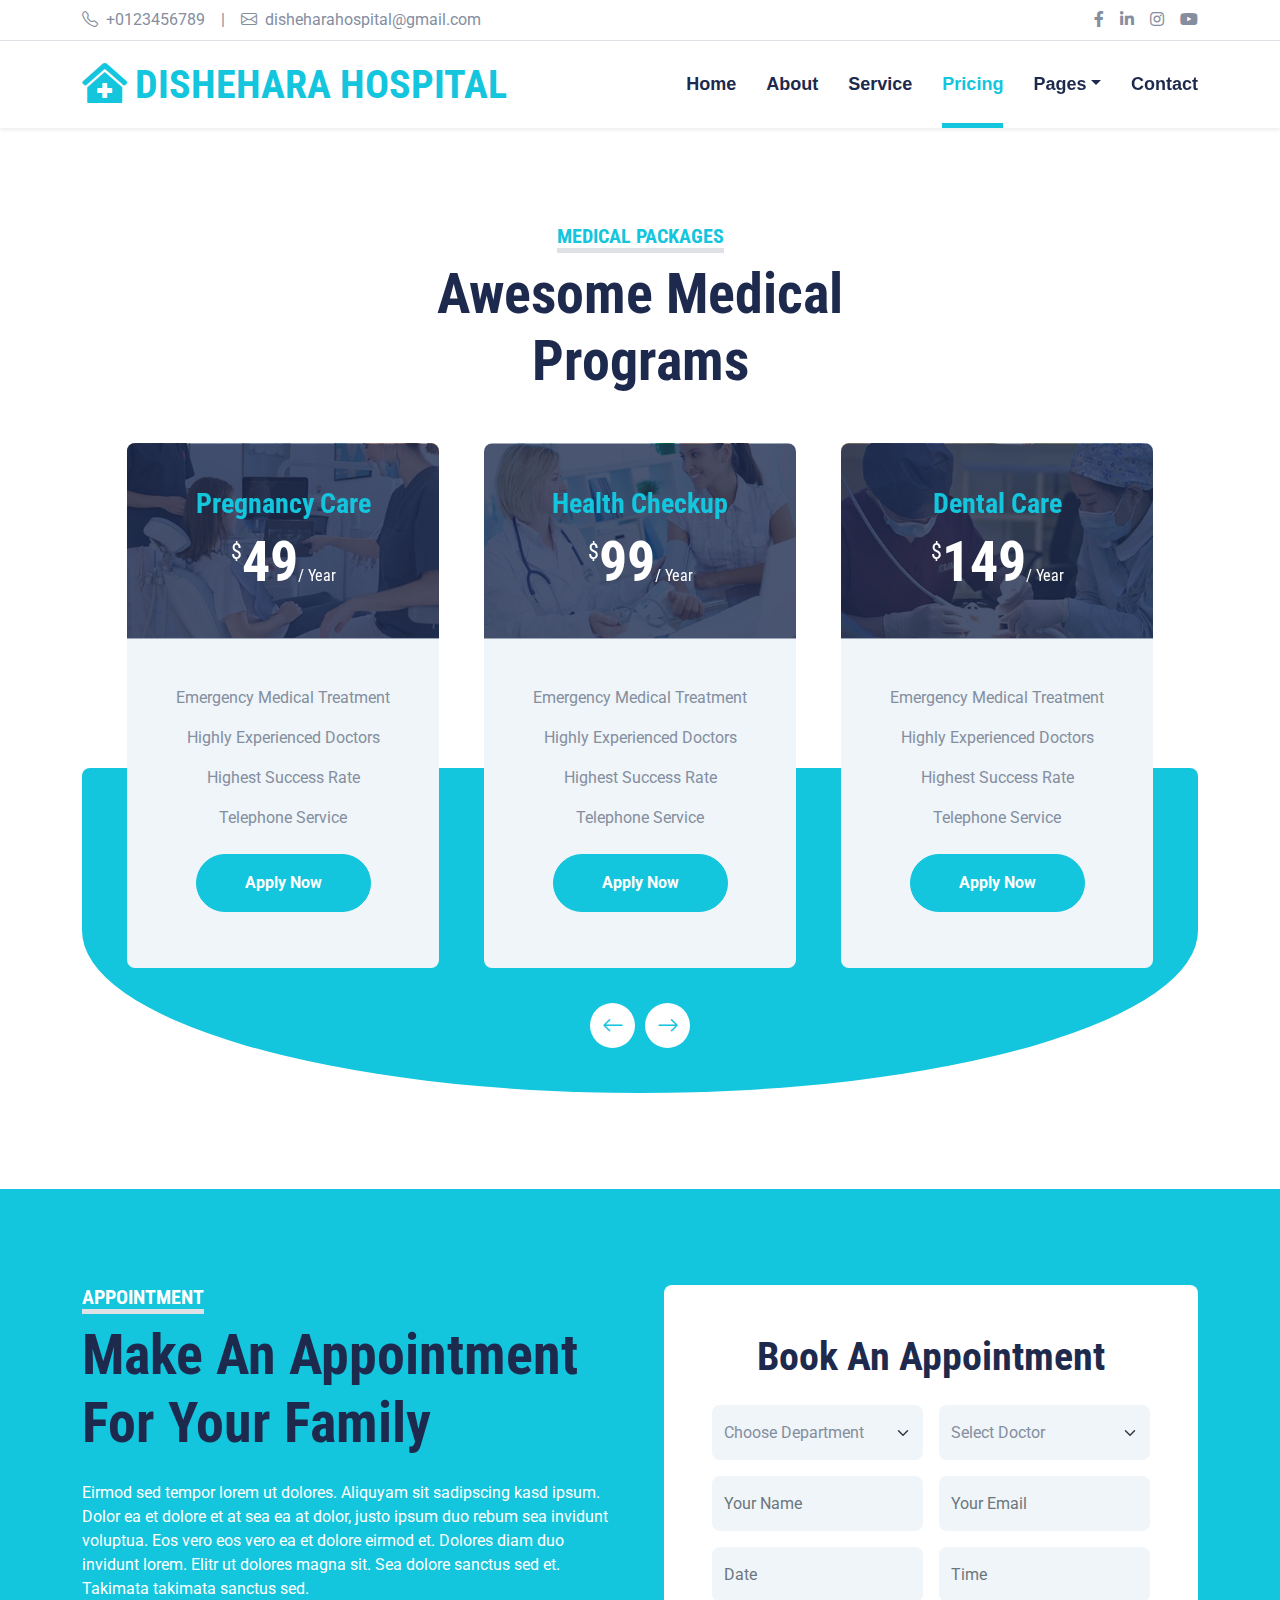
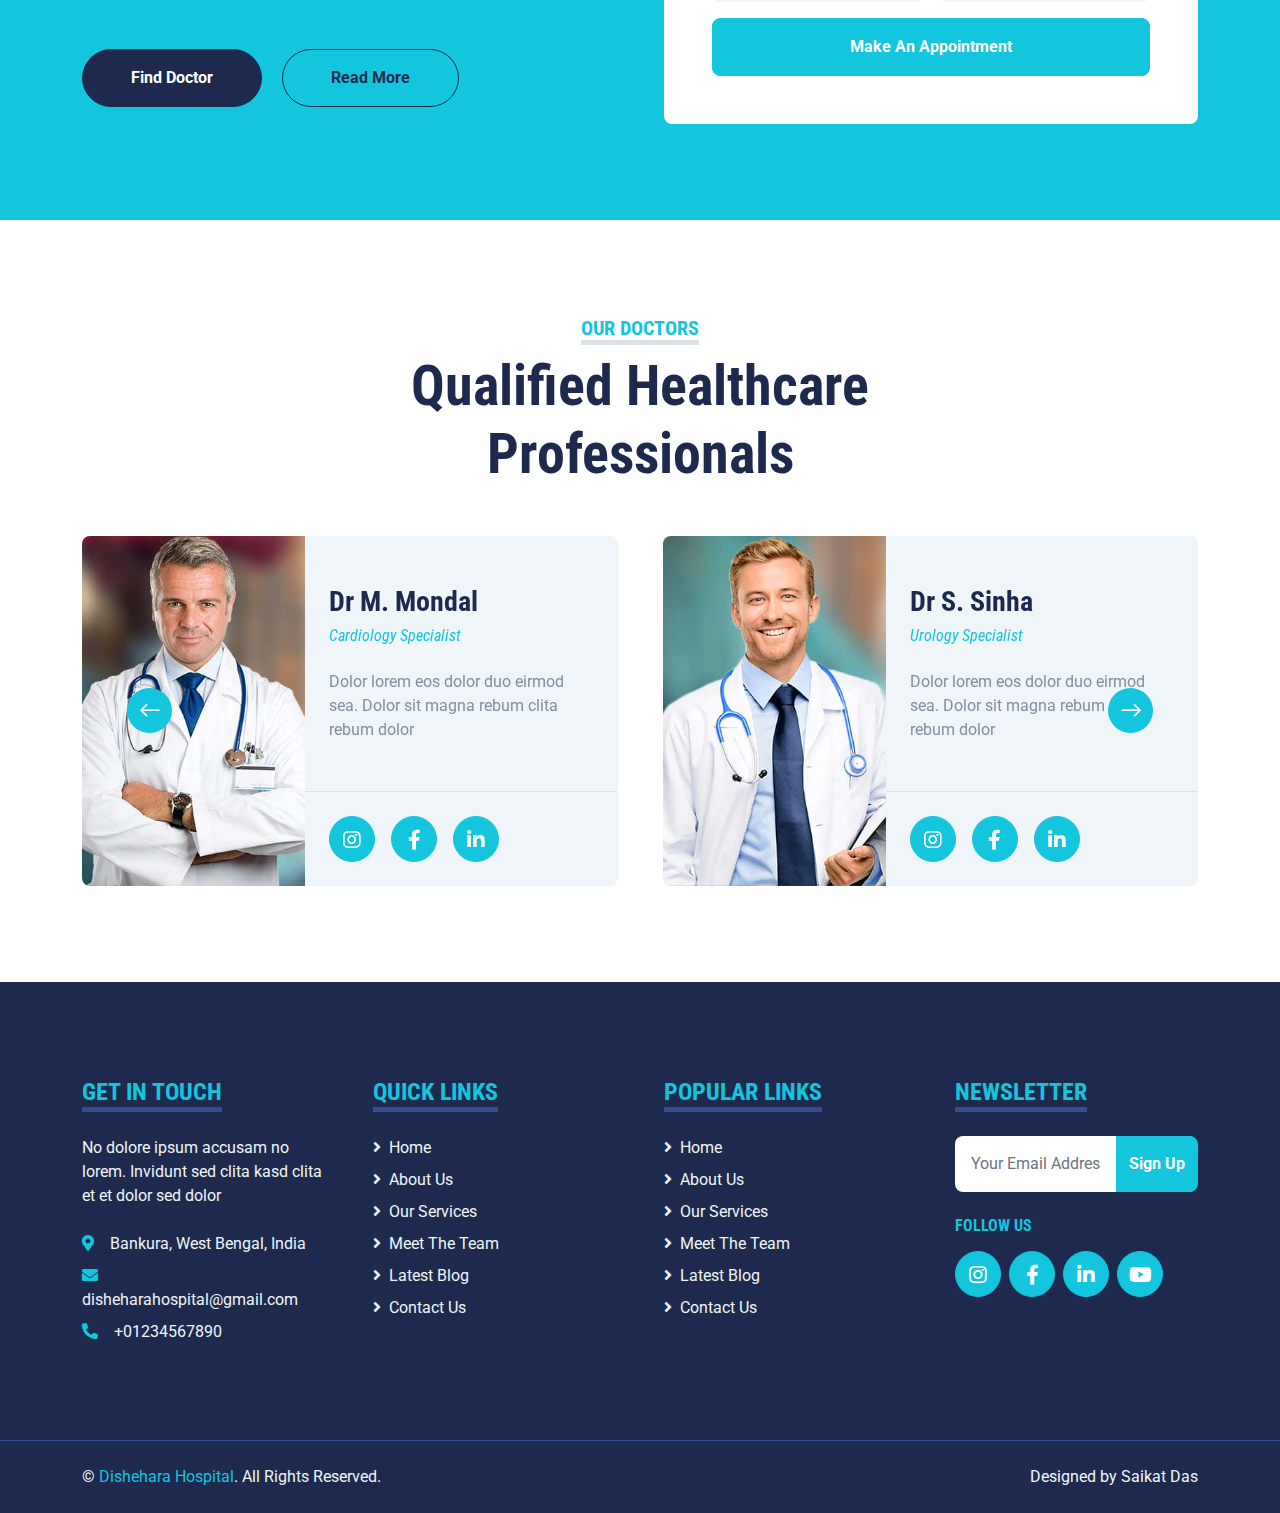
<file: price.html>
<!DOCTYPE html>
<html lang="en">

<head>
    <meta charset="utf-8">
    <title>DISHEHARA - Hospital Price</title>
    <meta content="width=device-width, initial-scale=1.0" name="viewport">
    <meta content="Free HTML Templates" name="keywords">
    <meta content="Free HTML Templates" name="description">

    <!-- Favicon -->
    <link href="img/favicon.ico" rel="icon">

    <!-- Google Web Fonts -->
    <link rel="preconnect" href="https://fonts.gstatic.com">
    <link href="https://fonts.googleapis.com/css2?family=Roboto+Condensed:wght@400;700&family=Roboto:wght@400;700&display=swap" rel="stylesheet">  

    <!-- Icon Font Stylesheet -->
    <link href="https://cdnjs.cloudflare.com/ajax/libs/font-awesome/5.15.0/css/all.min.css" rel="stylesheet">
    <link href="https://cdn.jsdelivr.net/npm/bootstrap-icons@1.4.1/font/bootstrap-icons.css" rel="stylesheet">

    <!-- Libraries Stylesheet -->
    <link href="lib/owlcarousel/assets/owl.carousel.min.css" rel="stylesheet">
    <link href="lib/tempusdominus/css/tempusdominus-bootstrap-4.min.css" rel="stylesheet" />

    <!-- Customized Bootstrap Stylesheet -->
    <link href="css/bootstrap.min.css" rel="stylesheet">

    <!-- Template Stylesheet -->
    <link href="css/style.css" rel="stylesheet">
</head>

<body>
    <!-- Topbar Start -->
    <div class="container-fluid py-2 border-bottom d-none d-lg-block">
        <div class="container">
            <div class="row">
                <div class="col-md-6 text-center text-lg-start mb-2 mb-lg-0">
                    <div class="d-inline-flex align-items-center">
                        <a class="text-decoration-none text-body pe-3" href=""><i class="bi bi-telephone me-2"></i>+0123456789</a>
                        <span class="text-body">|</span>
                        <a class="text-decoration-none text-body px-3" href=""><i class="bi bi-envelope me-2"></i>disheharahospital@gmail.com</a>
                    </div>
                </div>
                <div class="col-md-6 text-center text-lg-end">
                    <div class="d-inline-flex align-items-center">
                        <a class="text-body px-2" href="https://www.facebook.com/Prince.rony.2000?mibextid=ZbWKwL">
                            <i class="fab fa-facebook-f"></i>
                        </a>
                        
                        <a class="text-body px-2" href="https://www.linkedin.com/in/dasbabu218?utm_source=share&utm_campaign=share_via&utm_content=profile&utm_medium=android_app">
                            <i class="fab fa-linkedin-in"></i>
                        </a>

                        <a class="text-body px-2" href="https://www.instagram.com/___das__babu___?igsh=MTlhN25idnB5bTdvYw==">
                            <i class="fab fa-instagram"></i>
                        </a>

                        <a class="text-body ps-2" href="https://youtube.com/@das___babu___?si=K_jMmvIxBRezOsSH">
                            <i class="fab fa-youtube"></i>
                        </a>
                    </div>
                </div>
            </div>
        </div>
    </div>
    <!-- Topbar End -->


    <!-- Navbar Start -->
    <div class="container-fluid sticky-top bg-white shadow-sm mb-5">
        <div class="container">
            <nav class="navbar navbar-expand-lg bg-white navbar-light py-3 py-lg-0">
                <a href="index.html" class="navbar-brand">
                    <h1 class="m-0 text-uppercase text-primary"><i class="fa fa-clinic-medical me-2"></i>Dishehara Hospital </h1>
                </a>
                <button class="navbar-toggler" type="button" data-bs-toggle="collapse" data-bs-target="#navbarCollapse">
                    <span class="navbar-toggler-icon"></span>
                </button>
                <div class="collapse navbar-collapse" id="navbarCollapse">
                    <div class="navbar-nav ms-auto py-0">
                        <a href="index.html" class="nav-item nav-link">Home</a>
                        <a href="about.html" class="nav-item nav-link">About</a>
                        <a href="service.html" class="nav-item nav-link">Service</a>
                        <a href="price.html" class="nav-item nav-link active">Pricing</a>
                        <div class="nav-item dropdown">
                            <a href="#" class="nav-link dropdown-toggle" data-bs-toggle="dropdown">Pages</a>
                            <div class="dropdown-menu m-0">
                                <a href="blog.html" class="dropdown-item">Blog Grid</a>
                                <a href="detail.html" class="dropdown-item">Blog Detail</a>
                                <a href="team.html" class="dropdown-item">The Team</a>
                                <a href="testimonial.html" class="dropdown-item">Testimonial</a>
                                <a href="appointment.html" class="dropdown-item">Appointment</a>
                                <a href="search.html" class="dropdown-item">Search</a>
                            </div>
                        </div>
                        <a href="contact.html" class="nav-item nav-link">Contact</a>
                    </div>
                </div>
            </nav>
        </div>
    </div>
    <!-- Navbar End -->


    <!-- Pricing Plan Start -->
    <div class="container-fluid py-5">
        <div class="container">
            <div class="text-center mx-auto mb-5" style="max-width: 500px;">
                <h5 class="d-inline-block text-primary text-uppercase border-bottom border-5">Medical Packages</h5>
                <h1 class="display-4">Awesome Medical Programs</h1>
            </div>
            <div class="owl-carousel price-carousel position-relative" style="padding: 0 45px 45px 45px;">
                <div class="bg-light rounded text-center">
                    <div class="position-relative">
                        <img class="img-fluid rounded-top" src="img/price-1.jpg" alt="">
                        <div class="position-absolute w-100 h-100 top-50 start-50 translate-middle rounded-top d-flex flex-column align-items-center justify-content-center" style="background: rgba(29, 42, 77, .8);">
                            <h3 class="text-primary">Pregnancy Care</h3>
                            <h1 class="display-4 text-white mb-0">
                                <small class="align-top fw-normal" style="font-size: 22px; line-height: 45px;">$</small>49<small class="align-bottom fw-normal" style="font-size: 16px; line-height: 40px;">/ Year</small>
                            </h1>
                        </div>
                    </div>
                    <div class="text-center py-5">
                        <p>Emergency Medical Treatment</p>
                        <p>Highly Experienced Doctors</p>
                        <p>Highest Success Rate</p>
                        <p>Telephone Service</p>
                        <a href="" class="btn btn-primary rounded-pill py-3 px-5 my-2">Apply Now</a>
                    </div>
                </div>
                <div class="bg-light rounded text-center">
                    <div class="position-relative">
                        <img class="img-fluid rounded-top" src="img/price-2.jpg" alt="">
                        <div class="position-absolute w-100 h-100 top-50 start-50 translate-middle rounded-top d-flex flex-column align-items-center justify-content-center" style="background: rgba(29, 42, 77, .8);">
                            <h3 class="text-primary">Health Checkup</h3>
                            <h1 class="display-4 text-white mb-0">
                                <small class="align-top fw-normal" style="font-size: 22px; line-height: 45px;">$</small>99<small class="align-bottom fw-normal" style="font-size: 16px; line-height: 40px;">/ Year</small>
                            </h1>
                        </div>
                    </div>
                    <div class="text-center py-5">
                        <p>Emergency Medical Treatment</p>
                        <p>Highly Experienced Doctors</p>
                        <p>Highest Success Rate</p>
                        <p>Telephone Service</p>
                        <a href="" class="btn btn-primary rounded-pill py-3 px-5 my-2">Apply Now</a>
                    </div>
                </div>
                <div class="bg-light rounded text-center">
                    <div class="position-relative">
                        <img class="img-fluid rounded-top" src="img/price-3.jpg" alt="">
                        <div class="position-absolute w-100 h-100 top-50 start-50 translate-middle rounded-top d-flex flex-column align-items-center justify-content-center" style="background: rgba(29, 42, 77, .8);">
                            <h3 class="text-primary">Dental Care</h3>
                            <h1 class="display-4 text-white mb-0">
                                <small class="align-top fw-normal" style="font-size: 22px; line-height: 45px;">$</small>149<small class="align-bottom fw-normal" style="font-size: 16px; line-height: 40px;">/ Year</small>
                            </h1>
                        </div>
                    </div>
                    <div class="text-center py-5">
                        <p>Emergency Medical Treatment</p>
                        <p>Highly Experienced Doctors</p>
                        <p>Highest Success Rate</p>
                        <p>Telephone Service</p>
                        <a href="" class="btn btn-primary rounded-pill py-3 px-5 my-2">Apply Now</a>
                    </div>
                </div>
                <div class="bg-light rounded text-center">
                    <div class="position-relative">
                        <img class="img-fluid rounded-top" src="img/price-4.jpg" alt="">
                        <div class="position-absolute w-100 h-100 top-50 start-50 translate-middle rounded-top d-flex flex-column align-items-center justify-content-center" style="background: rgba(29, 42, 77, .8);">
                            <h3 class="text-primary">Operation & Surgery</h3>
                            <h1 class="display-4 text-white mb-0">
                                <small class="align-top fw-normal" style="font-size: 22px; line-height: 45px;">$</small>199<small class="align-bottom fw-normal" style="font-size: 16px; line-height: 40px;">/ Year</small>
                            </h1>
                        </div>
                    </div>
                    <div class="text-center py-5">
                        <p>Emergency Medical Treatment</p>
                        <p>Highly Experienced Doctors</p>
                        <p>Highest Success Rate</p>
                        <p>Telephone Service</p>
                        <a href="" class="btn btn-primary rounded-pill py-3 px-5 my-2">Apply Now</a>
                    </div>
                </div>
            </div>
        </div>
    </div>
    <!-- Pricing Plan End -->


    <!-- Appointment Start -->
    <div class="container-fluid bg-primary my-5 py-5">
        <div class="container py-5">
            <div class="row gx-5">
                <div class="col-lg-6 mb-5 mb-lg-0">
                    <div class="mb-4">
                        <h5 class="d-inline-block text-white text-uppercase border-bottom border-5">Appointment</h5>
                        <h1 class="display-4">Make An Appointment For Your Family</h1>
                    </div>
                    <p class="text-white mb-5">Eirmod sed tempor lorem ut dolores. Aliquyam sit sadipscing kasd ipsum. Dolor ea et dolore et at sea ea at dolor, justo ipsum duo rebum sea invidunt voluptua. Eos vero eos vero ea et dolore eirmod et. Dolores diam duo invidunt lorem. Elitr ut dolores magna sit. Sea dolore sanctus sed et. Takimata takimata sanctus sed.</p>
                    <a class="btn btn-dark rounded-pill py-3 px-5 me-3" href="">Find Doctor</a>
                    <a class="btn btn-outline-dark rounded-pill py-3 px-5" href="">Read More</a>
                </div>
                <div class="col-lg-6">
                    <div class="bg-white text-center rounded p-5">
                        <h1 class="mb-4">Book An Appointment</h1>
                        <form>
                            <div class="row g-3">
                                <div class="col-12 col-sm-6">
                                    <select class="form-select bg-light border-0" style="height: 55px;">
                                        <option selected>Choose Department</option>
                                        <option value="1">Cardiology</option>
                                        <option value="2">Urology</option>
                                        <option value="3">Gastroenterology</option>
                                    </select>
                                </div>
                                <div class="col-12 col-sm-6">
                                    <select class="form-select bg-light border-0" style="height: 55px;">
                                        <option selected>Select Doctor</option>
                                        <option value="1">Dr M. Mondal</option>
                                        <option value="2">Dr S. Sinha</option>
                                        <option value="3">Dr R. Banerjee</option>
                                    </select>
                                </div>
                                <div class="col-12 col-sm-6">
                                    <input type="text" class="form-control bg-light border-0" placeholder="Your Name" style="height: 55px;">
                                </div>
                                <div class="col-12 col-sm-6">
                                    <input type="email" class="form-control bg-light border-0" placeholder="Your Email" style="height: 55px;">
                                </div>
                                <div class="col-12 col-sm-6">
                                    <div class="date" id="date" data-target-input="nearest">
                                        <input type="text"
                                            class="form-control bg-light border-0 datetimepicker-input"
                                            placeholder="Date" data-target="#date" data-toggle="datetimepicker" style="height: 55px;">
                                    </div>
                                </div>
                                <div class="col-12 col-sm-6">
                                    <div class="time" id="time" data-target-input="nearest">
                                        <input type="text"
                                            class="form-control bg-light border-0 datetimepicker-input"
                                            placeholder="Time" data-target="#time" data-toggle="datetimepicker" style="height: 55px;">
                                    </div>
                                </div>
                                <div class="col-12">
                                    <button class="btn btn-primary w-100 py-3" type="submit">Make An Appointment</button>
                                </div>
                            </div>
                        </form>
                    </div>
                </div>
            </div>
        </div>
    </div>
    <!-- Appointment End -->


    <!-- Team Start -->
    <div class="container-fluid py-5">
        <div class="container">
            <div class="text-center mx-auto mb-5" style="max-width: 500px;">
                <h5 class="d-inline-block text-primary text-uppercase border-bottom border-5">Our Doctors</h5>
                <h1 class="display-4">Qualified Healthcare Professionals</h1>
            </div>
            <div class="owl-carousel team-carousel position-relative">
                <div class="team-item">
                    <div class="row g-0 bg-light rounded overflow-hidden">
                        <div class="col-12 col-sm-5 h-100">
                            <img class="img-fluid h-100" src="img/team-1.jpg" style="object-fit: cover;">
                        </div>
                        <div class="col-12 col-sm-7 h-100 d-flex flex-column">
                            <div class="mt-auto p-4">
                                <h3>Dr M. Mondal</h3>
                                <h6 class="fw-normal fst-italic text-primary mb-4">Cardiology Specialist</h6>
                                <p class="m-0">Dolor lorem eos dolor duo eirmod sea. Dolor sit magna rebum clita rebum dolor</p>
                            </div>
                            <div class="d-flex mt-auto border-top p-4">
                                <a class="btn btn-lg btn-primary btn-lg-square rounded-circle me-3" href="https://www.instagram.com/___das__babu___?igsh=MTlhN25idnB5bTdvYw=="><i class="fab fa-instagram"></i></a>
                                <a class="btn btn-lg btn-primary btn-lg-square rounded-circle me-3" href="https://www.facebook.com/Prince.rony.2000?mibextid=ZbWKwL"><i class="fab fa-facebook-f"></i></a>
                                <a class="btn btn-lg btn-primary btn-lg-square rounded-circle" href="https://www.linkedin.com/in/dasbabu218?utm_source=share&utm_campaign=share_via&utm_content=profile&utm_medium=android_app"><i class="fab fa-linkedin-in"></i></a>
                            </div>
                        </div>
                    </div>
                </div>
                <div class="team-item">
                    <div class="row g-0 bg-light rounded overflow-hidden">
                        <div class="col-12 col-sm-5 h-100">
                            <img class="img-fluid h-100" src="img/team-2.jpg" style="object-fit: cover;">
                        </div>
                        <div class="col-12 col-sm-7 h-100 d-flex flex-column">
                            <div class="mt-auto p-4">
                                <h3>Dr S. Sinha</h3>
                                <h6 class="fw-normal fst-italic text-primary mb-4">Urology Specialist</h6>
                                <p class="m-0">Dolor lorem eos dolor duo eirmod sea. Dolor sit magna rebum clita rebum dolor</p>
                            </div>
                            <div class="d-flex mt-auto border-top p-4">
                                <a class="btn btn-lg btn-primary btn-lg-square rounded-circle me-3" href="https://www.instagram.com/___das__babu___?igsh=MTlhN25idnB5bTdvYw=="><i class="fab fa-instagram"></i></a>
                                <a class="btn btn-lg btn-primary btn-lg-square rounded-circle me-3" href="https://www.facebook.com/Prince.rony.2000?mibextid=ZbWKwL"><i class="fab fa-facebook-f"></i></a>
                                <a class="btn btn-lg btn-primary btn-lg-square rounded-circle" href="https://www.linkedin.com/in/dasbabu218?utm_source=share&utm_campaign=share_via&utm_content=profile&utm_medium=android_app"><i class="fab fa-linkedin-in"></i></a>
                            </div>
                        </div>
                    </div>
                </div>
                <div class="team-item">
                    <div class="row g-0 bg-light rounded overflow-hidden">
                        <div class="col-12 col-sm-5 h-100">
                            <img class="img-fluid h-100" src="img/team-3.jpg" style="object-fit: cover;">
                        </div>
                        <div class="col-12 col-sm-7 h-100 d-flex flex-column">
                            <div class="mt-auto p-4">
                                <h3>Dr R. Banerjee</h3>
                                <h6 class="fw-normal fst-italic text-primary mb-4">Gastroenterology Specialist</h6>
                                <p class="m-0">Dolor lorem eos dolor duo eirmod sea. Dolor sit magna rebum clita rebum dolor</p>
                            </div>
                            <div class="d-flex mt-auto border-top p-4">
                                <a class="btn btn-lg btn-primary btn-lg-square rounded-circle me-3" href="https://www.instagram.com/___das__babu___?igsh=MTlhN25idnB5bTdvYw=="><i class="fab fa-instagram"></i></a>
                                <a class="btn btn-lg btn-primary btn-lg-square rounded-circle me-3" href="https://www.facebook.com/Prince.rony.2000?mibextid=ZbWKwL"><i class="fab fa-facebook-f"></i></a>
                                <a class="btn btn-lg btn-primary btn-lg-square rounded-circle" href="https://www.linkedin.com/in/dasbabu218?utm_source=share&utm_campaign=share_via&utm_content=profile&utm_medium=android_app"><i class="fab fa-linkedin-in"></i></a>
                            </div>
                        </div>
                    </div>
                </div>
            </div>
        </div>
    </div>
    <!-- Team End -->


    <!-- Footer Start -->
    <div class="container-fluid bg-dark text-light mt-5 py-5">
        <div class="container py-5">
            <div class="row g-5">
                <div class="col-lg-3 col-md-6">
                    <h4 class="d-inline-block text-primary text-uppercase border-bottom border-5 border-secondary mb-4">Get In Touch</h4>
                    <p class="mb-4">No dolore ipsum accusam no lorem. Invidunt sed clita kasd clita et et dolor sed dolor</p>
                    <p class="mb-2"><i class="fa fa-map-marker-alt text-primary me-3"></i>Bankura, West Bengal, India</p>
                    <p class="mb-2"><i class="fa fa-envelope text-primary me-3"></i>disheharahospital@gmail.com</p>
                    <p class="mb-0"><i class="fa fa-phone-alt text-primary me-3"></i>+01234567890</p>
                </div>
                <div class="col-lg-3 col-md-6">
                    <h4 class="d-inline-block text-primary text-uppercase border-bottom border-5 border-secondary mb-4">Quick Links</h4>
                    <div class="d-flex flex-column justify-content-start">
                        <a class="text-light mb-2" href="#"><i class="fa fa-angle-right me-2"></i>Home</a>
                        <a class="text-light mb-2" href="#"><i class="fa fa-angle-right me-2"></i>About Us</a>
                        <a class="text-light mb-2" href="#"><i class="fa fa-angle-right me-2"></i>Our Services</a>
                        <a class="text-light mb-2" href="#"><i class="fa fa-angle-right me-2"></i>Meet The Team</a>
                        <a class="text-light mb-2" href="#"><i class="fa fa-angle-right me-2"></i>Latest Blog</a>
                        <a class="text-light" href="#"><i class="fa fa-angle-right me-2"></i>Contact Us</a>
                    </div>
                </div>
                <div class="col-lg-3 col-md-6">
                    <h4 class="d-inline-block text-primary text-uppercase border-bottom border-5 border-secondary mb-4">Popular Links</h4>
                    <div class="d-flex flex-column justify-content-start">
                        <a class="text-light mb-2" href="#"><i class="fa fa-angle-right me-2"></i>Home</a>
                        <a class="text-light mb-2" href="#"><i class="fa fa-angle-right me-2"></i>About Us</a>
                        <a class="text-light mb-2" href="#"><i class="fa fa-angle-right me-2"></i>Our Services</a>
                        <a class="text-light mb-2" href="#"><i class="fa fa-angle-right me-2"></i>Meet The Team</a>
                        <a class="text-light mb-2" href="#"><i class="fa fa-angle-right me-2"></i>Latest Blog</a>
                        <a class="text-light" href="#"><i class="fa fa-angle-right me-2"></i>Contact Us</a>
                    </div>
                </div>
                <div class="col-lg-3 col-md-6">
                    <h4 class="d-inline-block text-primary text-uppercase border-bottom border-5 border-secondary mb-4">Newsletter</h4>
                    <form action="">
                        <div class="input-group">
                            <input type="text" class="form-control p-3 border-0" placeholder="Your Email Address">
                            <button class="btn btn-primary">Sign Up</button>
                        </div>
                    </form>
                    <h6 class="text-primary text-uppercase mt-4 mb-3">Follow Us</h6>
                    <div class="d-flex">
                        <a class="btn btn-lg btn-primary btn-lg-square rounded-circle me-2" href="https://www.instagram.com/___das__babu___?igsh=MTlhN25idnB5bTdvYw=="><i class="fab fa-instagram"></i></a>
                        <a class="btn btn-lg btn-primary btn-lg-square rounded-circle me-2" href="https://www.facebook.com/Prince.rony.2000?mibextid=ZbWKwL"><i class="fab fa-facebook-f"></i></a>
                        <a class="btn btn-lg btn-primary btn-lg-square rounded-circle me-2" href="https://www.linkedin.com/in/dasbabu218?utm_source=share&utm_campaign=share_via&utm_content=profile&utm_medium=android_app"><i class="fab fa-linkedin-in"></i></a>
                        <a class="btn btn-lg btn-primary btn-lg-square rounded-circle" href="https://youtube.com/@das___babu___?si=K_jMmvIxBRezOsSH"><i class="fab fa-youtube"></i></a>
                    </div>
                </div>
            </div>
        </div>
    </div>
    <div class="container-fluid bg-dark text-light border-top border-secondary py-4">
        <div class="container">
            <div class="row g-5">
                <div class="col-md-6 text-center text-md-start">
                    <p class="mb-md-0">&copy; <a class="text-primary" href="#">Dishehara Hospital</a>. All Rights Reserved.</p>
                </div>
                <div class="col-md-6 text-center text-md-end">
                    <p class="mb-0">Designed by Saikat Das</p>
                </div>
            </div>
        </div>
    </div>
    <!-- Footer End -->


    <!-- Back to Top -->
    <a href="#" class="btn btn-lg btn-primary btn-lg-square back-to-top"><i class="bi bi-arrow-up"></i></a>


    <!-- JavaScript Libraries -->
    <script src="https://code.jquery.com/jquery-3.4.1.min.js"></script>
    <script src="https://cdn.jsdelivr.net/npm/bootstrap@5.0.0/dist/js/bootstrap.bundle.min.js"></script>
    <script src="lib/easing/easing.min.js"></script>
    <script src="lib/waypoints/waypoints.min.js"></script>
    <script src="lib/owlcarousel/owl.carousel.min.js"></script>
    <script src="lib/tempusdominus/js/moment.min.js"></script>
    <script src="lib/tempusdominus/js/moment-timezone.min.js"></script>
    <script src="lib/tempusdominus/js/tempusdominus-bootstrap-4.min.js"></script>

    <!-- Template Javascript -->
    <script src="js/main.js"></script>
</body>

</html>
</file>
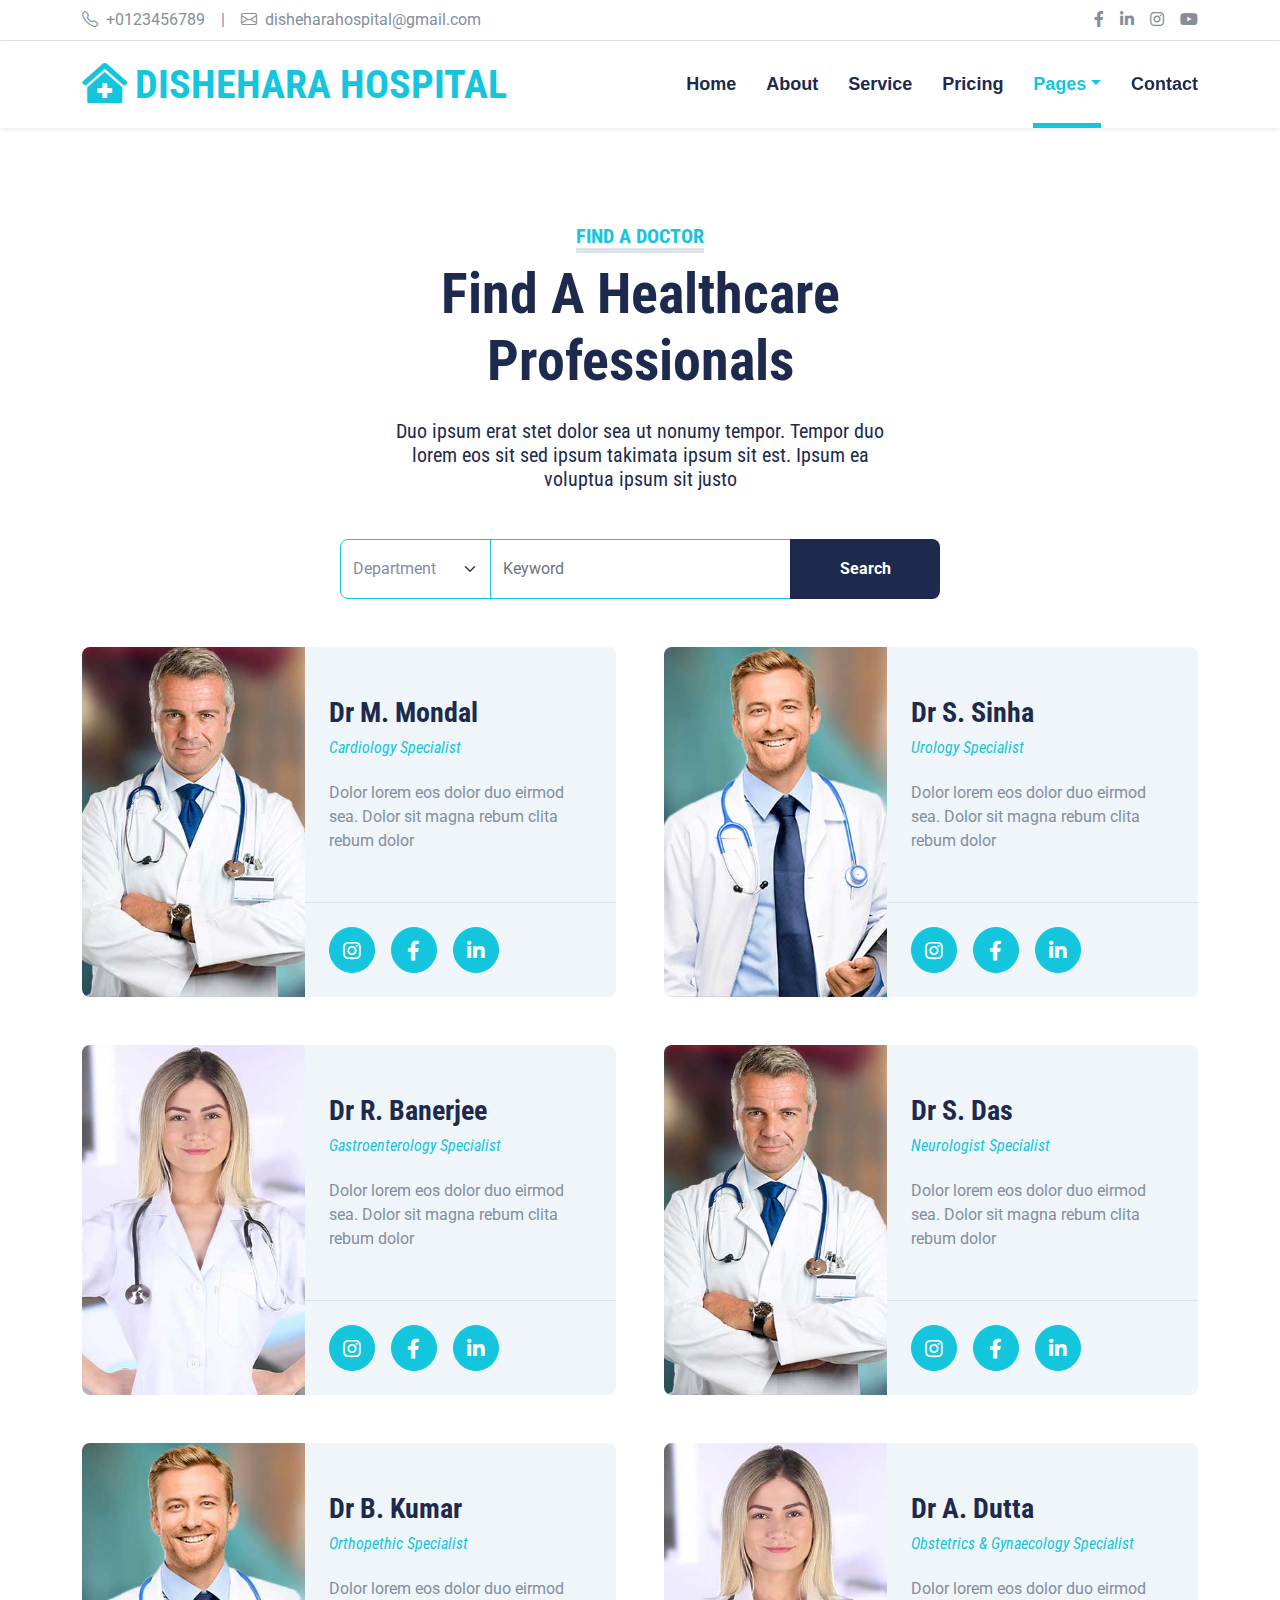
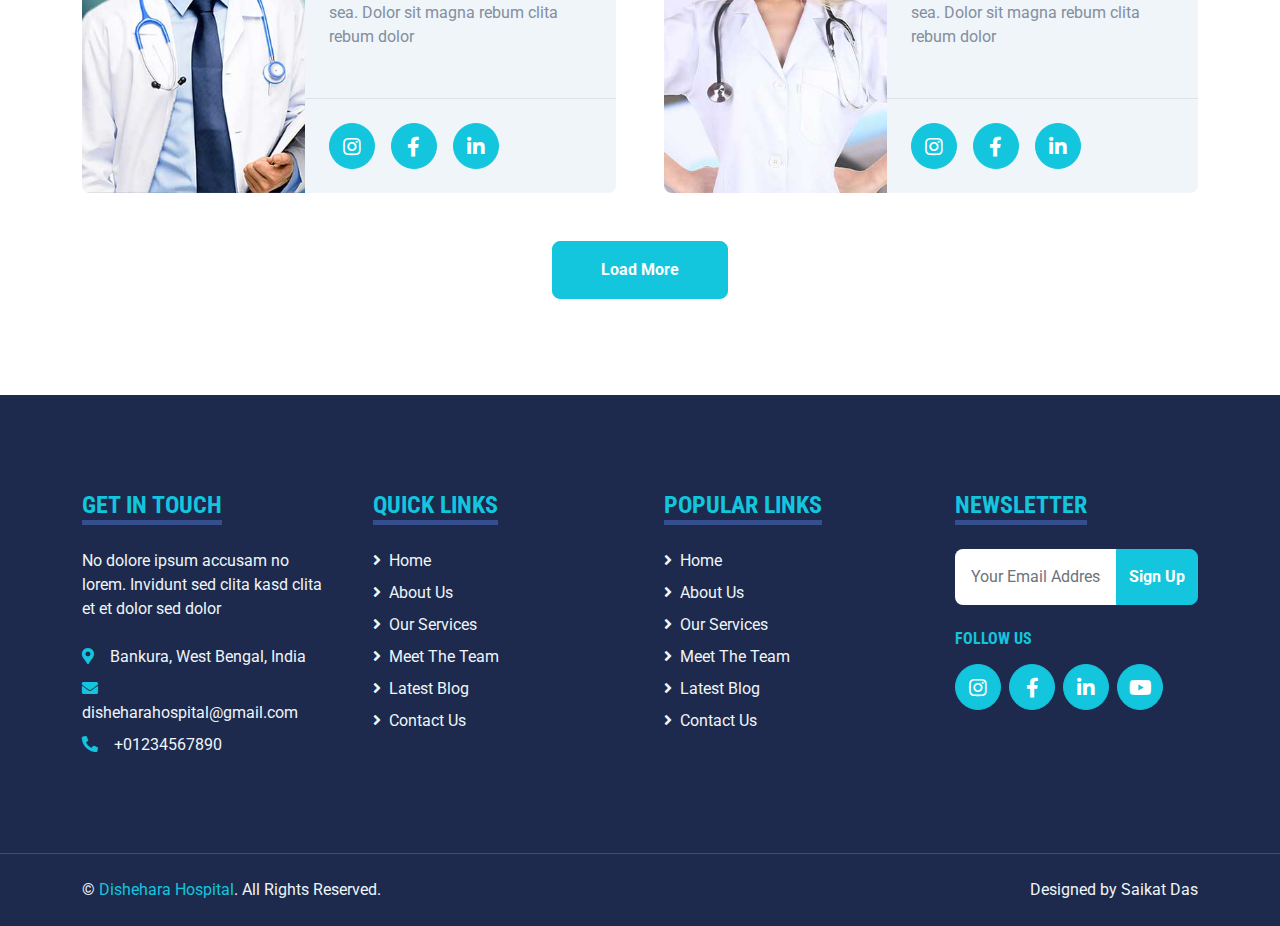
<file: search.html>
<!DOCTYPE html>
<html lang="en">

<head>
    <meta charset="utf-8">
    <title>Dishehara - Hospital Search</title>
    <meta content="width=device-width, initial-scale=1.0" name="viewport">
    <meta content="Free HTML Templates" name="keywords">
    <meta content="Free HTML Templates" name="description">

    <!-- Favicon -->
    <link href="img/favicon.ico" rel="icon">

    <!-- Google Web Fonts -->
    <link rel="preconnect" href="https://fonts.gstatic.com">
    <link href="https://fonts.googleapis.com/css2?family=Roboto+Condensed:wght@400;700&family=Roboto:wght@400;700&display=swap" rel="stylesheet">  

    <!-- Icon Font Stylesheet -->
    <link href="https://cdnjs.cloudflare.com/ajax/libs/font-awesome/5.15.0/css/all.min.css" rel="stylesheet">
    <link href="https://cdn.jsdelivr.net/npm/bootstrap-icons@1.4.1/font/bootstrap-icons.css" rel="stylesheet">

    <!-- Libraries Stylesheet -->
    <link href="lib/owlcarousel/assets/owl.carousel.min.css" rel="stylesheet">
    <link href="lib/tempusdominus/css/tempusdominus-bootstrap-4.min.css" rel="stylesheet" />

    <!-- Customized Bootstrap Stylesheet -->
    <link href="css/bootstrap.min.css" rel="stylesheet">

    <!-- Template Stylesheet -->
    <link href="css/style.css" rel="stylesheet">
</head>

<body>
    <!-- Topbar Start -->
    <div class="container-fluid py-2 border-bottom d-none d-lg-block">
        <div class="container">
            <div class="row">
                <div class="col-md-6 text-center text-lg-start mb-2 mb-lg-0">
                    <div class="d-inline-flex align-items-center">
                        <a class="text-decoration-none text-body pe-3" href=""><i class="bi bi-telephone me-2"></i>+0123456789</a>
                        <span class="text-body">|</span>
                        <a class="text-decoration-none text-body px-3" href=""><i class="bi bi-envelope me-2"></i>disheharahospital@gmail.com</a>
                    </div>
                </div>
                <div class="col-md-6 text-center text-lg-end">
                    <div class="d-inline-flex align-items-center">
                        <a class="text-body px-2" href="https://www.facebook.com/Prince.rony.2000?mibextid=ZbWKwL">
                            <i class="fab fa-facebook-f"></i>
                        </a>
                        
                        <a class="text-body px-2" href="https://www.linkedin.com/in/dasbabu218?utm_source=share&utm_campaign=share_via&utm_content=profile&utm_medium=android_app">
                            <i class="fab fa-linkedin-in"></i>
                        </a>
                        
                        <a class="text-body px-2" href="https://www.instagram.com/___das__babu___?igsh=MTlhN25idnB5bTdvYw==">
                            <i class="fab fa-instagram"></i>
                        </a>
                        
                        <a class="text-body ps-2" href="https://youtube.com/@das___babu___?si=K_jMmvIxBRezOsSH">
                            <i class="fab fa-youtube"></i>
                        </a>
                    </div>
                </div>
            </div>
        </div>
    </div>
    <!-- Topbar End -->


    <!-- Navbar Start -->
    <div class="container-fluid sticky-top bg-white shadow-sm mb-5">
        <div class="container">
            <nav class="navbar navbar-expand-lg bg-white navbar-light py-3 py-lg-0">
                <a href="index.html" class="navbar-brand">
                    <h1 class="m-0 text-uppercase text-primary"><i class="fa fa-clinic-medical me-2"></i>Dishehara Hospital</h1>
                </a>
                <button class="navbar-toggler" type="button" data-bs-toggle="collapse" data-bs-target="#navbarCollapse">
                    <span class="navbar-toggler-icon"></span>
                </button>
                <div class="collapse navbar-collapse" id="navbarCollapse">
                    <div class="navbar-nav ms-auto py-0">
                        <a href="index.html" class="nav-item nav-link">Home</a>
                        <a href="about.html" class="nav-item nav-link">About</a>
                        <a href="service.html" class="nav-item nav-link">Service</a>
                        <a href="price.html" class="nav-item nav-link">Pricing</a>
                        <div class="nav-item dropdown">
                            <a href="#" class="nav-link dropdown-toggle active" data-bs-toggle="dropdown">Pages</a>
                            <div class="dropdown-menu m-0">
                                <a href="blog.html" class="dropdown-item">Blog Grid</a>
                                <a href="detail.html" class="dropdown-item">Blog Detail</a>
                                <a href="team.html" class="dropdown-item">The Team</a>
                                <a href="testimonial.html" class="dropdown-item">Testimonial</a>
                                <a href="appointment.html" class="dropdown-item">Appointment</a>
                                <a href="search.html" class="dropdown-item active">Search</a>
                            </div>
                        </div>
                        <a href="contact.html" class="nav-item nav-link">Contact</a>
                    </div>
                </div>
            </nav>
        </div>
    </div>
    <!-- Navbar End -->


    <!-- Search Start -->
    <div class="container-fluid pt-5">
        <div class="container">
            <div class="text-center mx-auto mb-5" style="max-width: 500px;">
                <h5 class="d-inline-block text-primary text-uppercase border-bottom border-5">Find A Doctor</h5>
                <h1 class="display-4 mb-4">Find A Healthcare Professionals</h1>
                <h5 class="fw-normal">Duo ipsum erat stet dolor sea ut nonumy tempor. Tempor duo lorem eos sit sed ipsum takimata ipsum sit est. Ipsum ea voluptua ipsum sit justo</h5>
            </div>
            <div class="mx-auto" style="width: 100%; max-width: 600px;">
                <div class="input-group">
                    <select class="form-select border-primary w-25" style="height: 60px;">
                        <option selected>Department</option>
                        <option value="1">Cardiology</option>
                        <option value="2">Urology</option>
                        <option value="3">Gastroenterology</option>
                        <option value="1">Neurologist</option>
                        <option value="2">Orthopethic</option>
                        <option value="3">Obstetrics & Gynaecology</option>
                    </select>
                    <input type="text" class="form-control border-primary w-50" placeholder="Keyword">
                    <button class="btn btn-dark border-0 w-25">Search</button>
                </div>
            </div>
        </div>
    </div>
    <!-- Search End -->


    <!-- Search Result Start -->
    <div class="container-fluid py-5">
        <div class="container">
            <div class="row g-5">
                <div class="col-lg-6 team-item">
                    <div class="row g-0 bg-light rounded overflow-hidden">
                        <div class="col-12 col-sm-5 h-100">
                            <img class="img-fluid h-100" src="img/team-1.jpg" style="object-fit: cover;">
                        </div>
                        <div class="col-12 col-sm-7 h-100 d-flex flex-column">
                            <div class="mt-auto p-4">
                                <h3>Dr M. Mondal</h3>
                                <h6 class="fw-normal fst-italic text-primary mb-4">Cardiology Specialist</h6>
                                <p class="m-0">Dolor lorem eos dolor duo eirmod sea. Dolor sit magna rebum clita rebum dolor</p>
                            </div>
                            <div class="d-flex mt-auto border-top p-4">
                                <a class="btn btn-lg btn-primary btn-lg-square rounded-circle me-3" href="https://www.instagram.com/___das__babu___?igsh=MTlhN25idnB5bTdvYw=="><i class="fab fa-instagram"></i></a>
                                <a class="btn btn-lg btn-primary btn-lg-square rounded-circle me-3" href="https://www.facebook.com/Prince.rony.2000?mibextid=ZbWKwL"><i class="fab fa-facebook-f"></i></a>
                                <a class="btn btn-lg btn-primary btn-lg-square rounded-circle" href="https://www.linkedin.com/in/dasbabu218?utm_source=share&utm_campaign=share_via&utm_content=profile&utm_medium=android_app"><i class="fab fa-linkedin-in"></i></a>
                            </div>
                        </div>
                    </div>
                </div>
                <div class="col-lg-6 team-item">
                    <div class="row g-0 bg-light rounded overflow-hidden">
                        <div class="col-12 col-sm-5 h-100">
                            <img class="img-fluid h-100" src="img/team-2.jpg" style="object-fit: cover;">
                        </div>
                        <div class="col-12 col-sm-7 h-100 d-flex flex-column">
                            <div class="mt-auto p-4">
                                <h3>Dr S. Sinha</h3>
                                <h6 class="fw-normal fst-italic text-primary mb-4">Urology Specialist</h6>
                                <p class="m-0">Dolor lorem eos dolor duo eirmod sea. Dolor sit magna rebum clita rebum dolor</p>
                            </div>
                            <div class="d-flex mt-auto border-top p-4">
                                <a class="btn btn-lg btn-primary btn-lg-square rounded-circle me-3" href="https://www.instagram.com/___das__babu___?igsh=MTlhN25idnB5bTdvYw== "><i class="fab fa-instagram"></i></a>
                                <a class="btn btn-lg btn-primary btn-lg-square rounded-circle me-3" href="https://www.facebook.com/Prince.rony.2000?mibextid=ZbWKwL"><i class="fab fa-facebook-f"></i></a>
                                <a class="btn btn-lg btn-primary btn-lg-square rounded-circle" href="https://www.linkedin.com/in/dasbabu218?utm_source=share&utm_campaign=share_via&utm_content=profile&utm_medium=android_app"><i class="fab fa-linkedin-in"></i></a>
                            </div>
                        </div>
                    </div>
                </div>
                <div class="col-lg-6 team-item">
                    <div class="row g-0 bg-light rounded overflow-hidden">
                        <div class="col-12 col-sm-5 h-100">
                            <img class="img-fluid h-100" src="img/team-3.jpg" style="object-fit: cover;">
                        </div>
                        <div class="col-12 col-sm-7 h-100 d-flex flex-column">
                            <div class="mt-auto p-4">
                                <h3>Dr R. Banerjee</h3>
                                <h6 class="fw-normal fst-italic text-primary mb-4">Gastroenterology Specialist</h6>
                                <p class="m-0">Dolor lorem eos dolor duo eirmod sea. Dolor sit magna rebum clita rebum dolor</p>
                            </div>
                            <div class="d-flex mt-auto border-top p-4">
                                <a class="btn btn-lg btn-primary btn-lg-square rounded-circle me-3" href="https://www.instagram.com/___das__babu___?igsh=MTlhN25idnB5bTdvYw=="><i class="fab fa-instagram"></i></a>
                                <a class="btn btn-lg btn-primary btn-lg-square rounded-circle me-3" href="https://www.facebook.com/Prince.rony.2000?mibextid=ZbWKwL"><i class="fab fa-facebook-f"></i></a>
                                <a class="btn btn-lg btn-primary btn-lg-square rounded-circle" href="https://www.linkedin.com/in/dasbabu218?utm_source=share&utm_campaign=share_via&utm_content=profile&utm_medium=android_app "><i class="fab fa-linkedin-in"></i></a>
                            </div>
                        </div>
                    </div>
                </div>
                <div class="col-lg-6 team-item">
                    <div class="row g-0 bg-light rounded overflow-hidden">
                        <div class="col-12 col-sm-5 h-100">
                            <img class="img-fluid h-100" src="img/team-1.jpg" style="object-fit: cover;">
                        </div>
                        <div class="col-12 col-sm-7 h-100 d-flex flex-column">
                            <div class="mt-auto p-4">
                                <h3>Dr S. Das</h3>
                                <h6 class="fw-normal fst-italic text-primary mb-4">Neurologist Specialist</h6>
                                <p class="m-0">Dolor lorem eos dolor duo eirmod sea. Dolor sit magna rebum clita rebum dolor</p>
                            </div>
                            <div class="d-flex mt-auto border-top p-4">
                                <a class="btn btn-lg btn-primary btn-lg-square rounded-circle me-3" href="https://www.instagram.com/___das__babu___?igsh=MTlhN25idnB5bTdvYw=="><i class="fab fa-instagram"></i></a>
                                <a class="btn btn-lg btn-primary btn-lg-square rounded-circle me-3" href="https://www.facebook.com/Prince.rony.2000?mibextid=ZbWKwL"><i class="fab fa-facebook-f"></i></a>
                                <a class="btn btn-lg btn-primary btn-lg-square rounded-circle" href="https://www.linkedin.com/in/dasbabu218?utm_source=share&utm_campaign=share_via&utm_content=profile&utm_medium=android_app"><i class="fab fa-linkedin-in"></i></a>
                            </div>
                        </div>
                    </div>
                </div>
                <div class="col-lg-6 team-item">
                    <div class="row g-0 bg-light rounded overflow-hidden">
                        <div class="col-12 col-sm-5 h-100">
                            <img class="img-fluid h-100" src="img/team-2.jpg" style="object-fit: cover;">
                        </div>
                        <div class="col-12 col-sm-7 h-100 d-flex flex-column">
                            <div class="mt-auto p-4">
                                <h3>Dr B. Kumar</h3>
                                <h6 class="fw-normal fst-italic text-primary mb-4">Orthopethic Specialist</h6>
                                <p class="m-0">Dolor lorem eos dolor duo eirmod sea. Dolor sit magna rebum clita rebum dolor</p>
                            </div>
                            <div class="d-flex mt-auto border-top p-4">
                                <a class="btn btn-lg btn-primary btn-lg-square rounded-circle me-3" href="https://www.instagram.com/___das__babu___?igsh=MTlhN25idnB5bTdvYw=="><i class="fab fa-instagram"></i></a>
                                <a class="btn btn-lg btn-primary btn-lg-square rounded-circle me-3" href="https://www.facebook.com/Prince.rony.2000?mibextid=ZbWKwL"><i class="fab fa-facebook-f"></i></a>
                                <a class="btn btn-lg btn-primary btn-lg-square rounded-circle" href="https://www.linkedin.com/in/dasbabu218?utm_source=share&utm_campaign=share_via&utm_content=profile&utm_medium=android_app"><i class="fab fa-linkedin-in"></i></a>
                            </div>
                        </div>
                    </div>
                </div>
                <div class="col-lg-6 team-item">
                    <div class="row g-0 bg-light rounded overflow-hidden">
                        <div class="col-12 col-sm-5 h-100">
                            <img class="img-fluid h-100" src="img/team-3.jpg" style="object-fit: cover;">
                        </div>
                        <div class="col-12 col-sm-7 h-100 d-flex flex-column">
                            <div class="mt-auto p-4">
                                <h3>Dr A. Dutta</h3>
                                <h6 class="fw-normal fst-italic text-primary mb-4">Obstetrics & Gynaecology Specialist</h6>
                                <p class="m-0">Dolor lorem eos dolor duo eirmod sea. Dolor sit magna rebum clita rebum dolor</p>
                            </div>
                            <div class="d-flex mt-auto border-top p-4">
                                <a class="btn btn-lg btn-primary btn-lg-square rounded-circle me-3" href="https://www.instagram.com/___das__babu___?igsh=MTlhN25idnB5bTdvYw=="><i class="fab fa-instagram"></i></a>
                                <a class="btn btn-lg btn-primary btn-lg-square rounded-circle me-3" href="https://www.facebook.com/Prince.rony.2000?mibextid=ZbWKwL"><i class="fab fa-facebook-f"></i></a>
                                <a class="btn btn-lg btn-primary btn-lg-square rounded-circle" href="https://www.linkedin.com/in/dasbabu218?utm_source=share&utm_campaign=share_via&utm_content=profile&utm_medium=android_app"><i class="fab fa-linkedin-in"></i></a>
                            </div>
                        </div>
                    </div>
                </div>
                <div class="col-12 text-center">
                    <button class="btn btn-primary py-3 px-5">Load More</button>
                </div>
            </div>
        </div>
    </div>
    <!-- Search Result End -->


    <!-- Footer Start -->
    <div class="container-fluid bg-dark text-light mt-5 py-5">
        <div class="container py-5">
            <div class="row g-5">
                <div class="col-lg-3 col-md-6">
                    <h4 class="d-inline-block text-primary text-uppercase border-bottom border-5 border-secondary mb-4">Get In Touch</h4>
                    <p class="mb-4">No dolore ipsum accusam no lorem. Invidunt sed clita kasd clita et et dolor sed dolor</p>
                    <p class="mb-2"><i class="fa fa-map-marker-alt text-primary me-3"></i>Bankura, West Bengal, India</p>
                    <p class="mb-2"><i class="fa fa-envelope text-primary me-3"></i>disheharahospital@gmail.com</p>
                    <p class="mb-0"><i class="fa fa-phone-alt text-primary me-3"></i>+01234567890</p>
                </div>
                <div class="col-lg-3 col-md-6">
                    <h4 class="d-inline-block text-primary text-uppercase border-bottom border-5 border-secondary mb-4">Quick Links</h4>
                    <div class="d-flex flex-column justify-content-start">
                        <a class="text-light mb-2" href="#"><i class="fa fa-angle-right me-2"></i>Home</a>
                        <a class="text-light mb-2" href="#"><i class="fa fa-angle-right me-2"></i>About Us</a>
                        <a class="text-light mb-2" href="#"><i class="fa fa-angle-right me-2"></i>Our Services</a>
                        <a class="text-light mb-2" href="#"><i class="fa fa-angle-right me-2"></i>Meet The Team</a>
                        <a class="text-light mb-2" href="#"><i class="fa fa-angle-right me-2"></i>Latest Blog</a>
                        <a class="text-light" href="#"><i class="fa fa-angle-right me-2"></i>Contact Us</a>
                    </div>
                </div>
                <div class="col-lg-3 col-md-6">
                    <h4 class="d-inline-block text-primary text-uppercase border-bottom border-5 border-secondary mb-4">Popular Links</h4>
                    <div class="d-flex flex-column justify-content-start">
                        <a class="text-light mb-2" href="#"><i class="fa fa-angle-right me-2"></i>Home</a>
                        <a class="text-light mb-2" href="#"><i class="fa fa-angle-right me-2"></i>About Us</a>
                        <a class="text-light mb-2" href="#"><i class="fa fa-angle-right me-2"></i>Our Services</a>
                        <a class="text-light mb-2" href="#"><i class="fa fa-angle-right me-2"></i>Meet The Team</a>
                        <a class="text-light mb-2" href="#"><i class="fa fa-angle-right me-2"></i>Latest Blog</a>
                        <a class="text-light" href="#"><i class="fa fa-angle-right me-2"></i>Contact Us</a>
                    </div>
                </div>
                <div class="col-lg-3 col-md-6">
                    <h4 class="d-inline-block text-primary text-uppercase border-bottom border-5 border-secondary mb-4">Newsletter</h4>
                    <form action="">
                        <div class="input-group">
                            <input type="text" class="form-control p-3 border-0" placeholder="Your Email Address">
                            <button class="btn btn-primary">Sign Up</button>
                        </div>
                    </form>
                    <h6 class="text-primary text-uppercase mt-4 mb-3">Follow Us</h6>
                    <div class="d-flex">
                        <a class="btn btn-lg btn-primary btn-lg-square rounded-circle me-2" href="https://www.instagram.com/___das__babu___?igsh=MTlhN25idnB5bTdvYw=="><i class="fab fa-instagram"></i></a>
                        <a class="btn btn-lg btn-primary btn-lg-square rounded-circle me-2" href="https://www.facebook.com/Prince.rony.2000?mibextid=ZbWKwL"><i class="fab fa-facebook-f"></i></a>
                        <a class="btn btn-lg btn-primary btn-lg-square rounded-circle me-2" href="https://www.linkedin.com/in/dasbabu218?utm_source=share&utm_campaign=share_via&utm_content=profile&utm_medium=android_app"><i class="fab fa-linkedin-in"></i></a>
                        <a class="btn btn-lg btn-primary btn-lg-square rounded-circle" href="https://youtube.com/@das___babu___?si=K_jMmvIxBRezOsSH"><i class="fab fa-youtube"></i></a>
                    </div>
                </div>
            </div>
        </div>
    </div>
    <div class="container-fluid bg-dark text-light border-top border-secondary py-4">
        <div class="container">
            <div class="row g-5">
                <div class="col-md-6 text-center text-md-start">
                    <p class="mb-md-0">&copy; <a class="text-primary" href="#">Dishehara Hospital</a>. All Rights Reserved.</p>
                </div>
                <div class="col-md-6 text-center text-md-end">
                    <p class="mb-0">Designed by Saikat Das</p>
                </div>
            </div>
        </div>
    </div>
    <!-- Footer End -->


    <!-- Back to Top -->
    <a href="#" class="btn btn-lg btn-primary btn-lg-square back-to-top"><i class="bi bi-arrow-up"></i></a>


    <!-- JavaScript Libraries -->
    <script src="https://code.jquery.com/jquery-3.4.1.min.js"></script>
    <script src="https://cdn.jsdelivr.net/npm/bootstrap@5.0.0/dist/js/bootstrap.bundle.min.js"></script>
    <script src="lib/easing/easing.min.js"></script>
    <script src="lib/waypoints/waypoints.min.js"></script>
    <script src="lib/owlcarousel/owl.carousel.min.js"></script>
    <script src="lib/tempusdominus/js/moment.min.js"></script>
    <script src="lib/tempusdominus/js/moment-timezone.min.js"></script>
    <script src="lib/tempusdominus/js/tempusdominus-bootstrap-4.min.js"></script>

    <!-- Template Javascript -->
    <script src="js/main.js"></script>
</body>

</html>
</file>
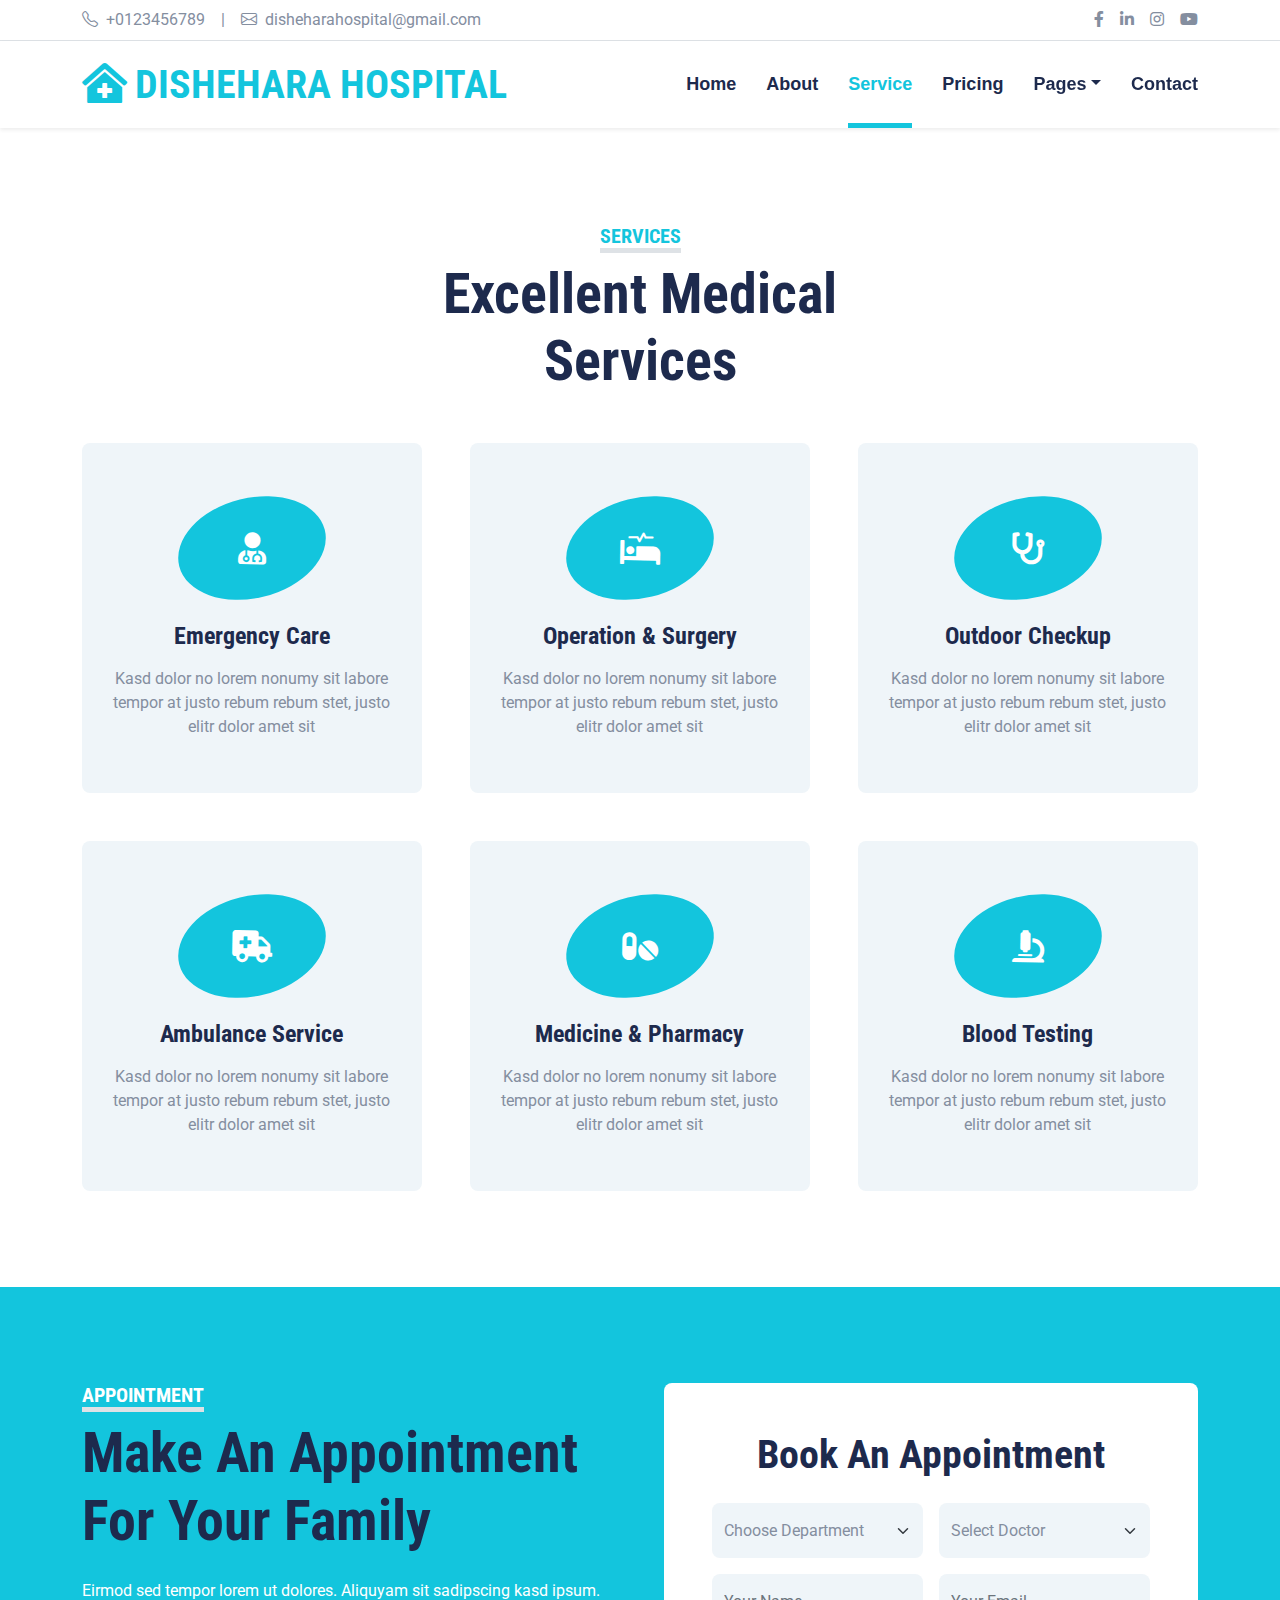
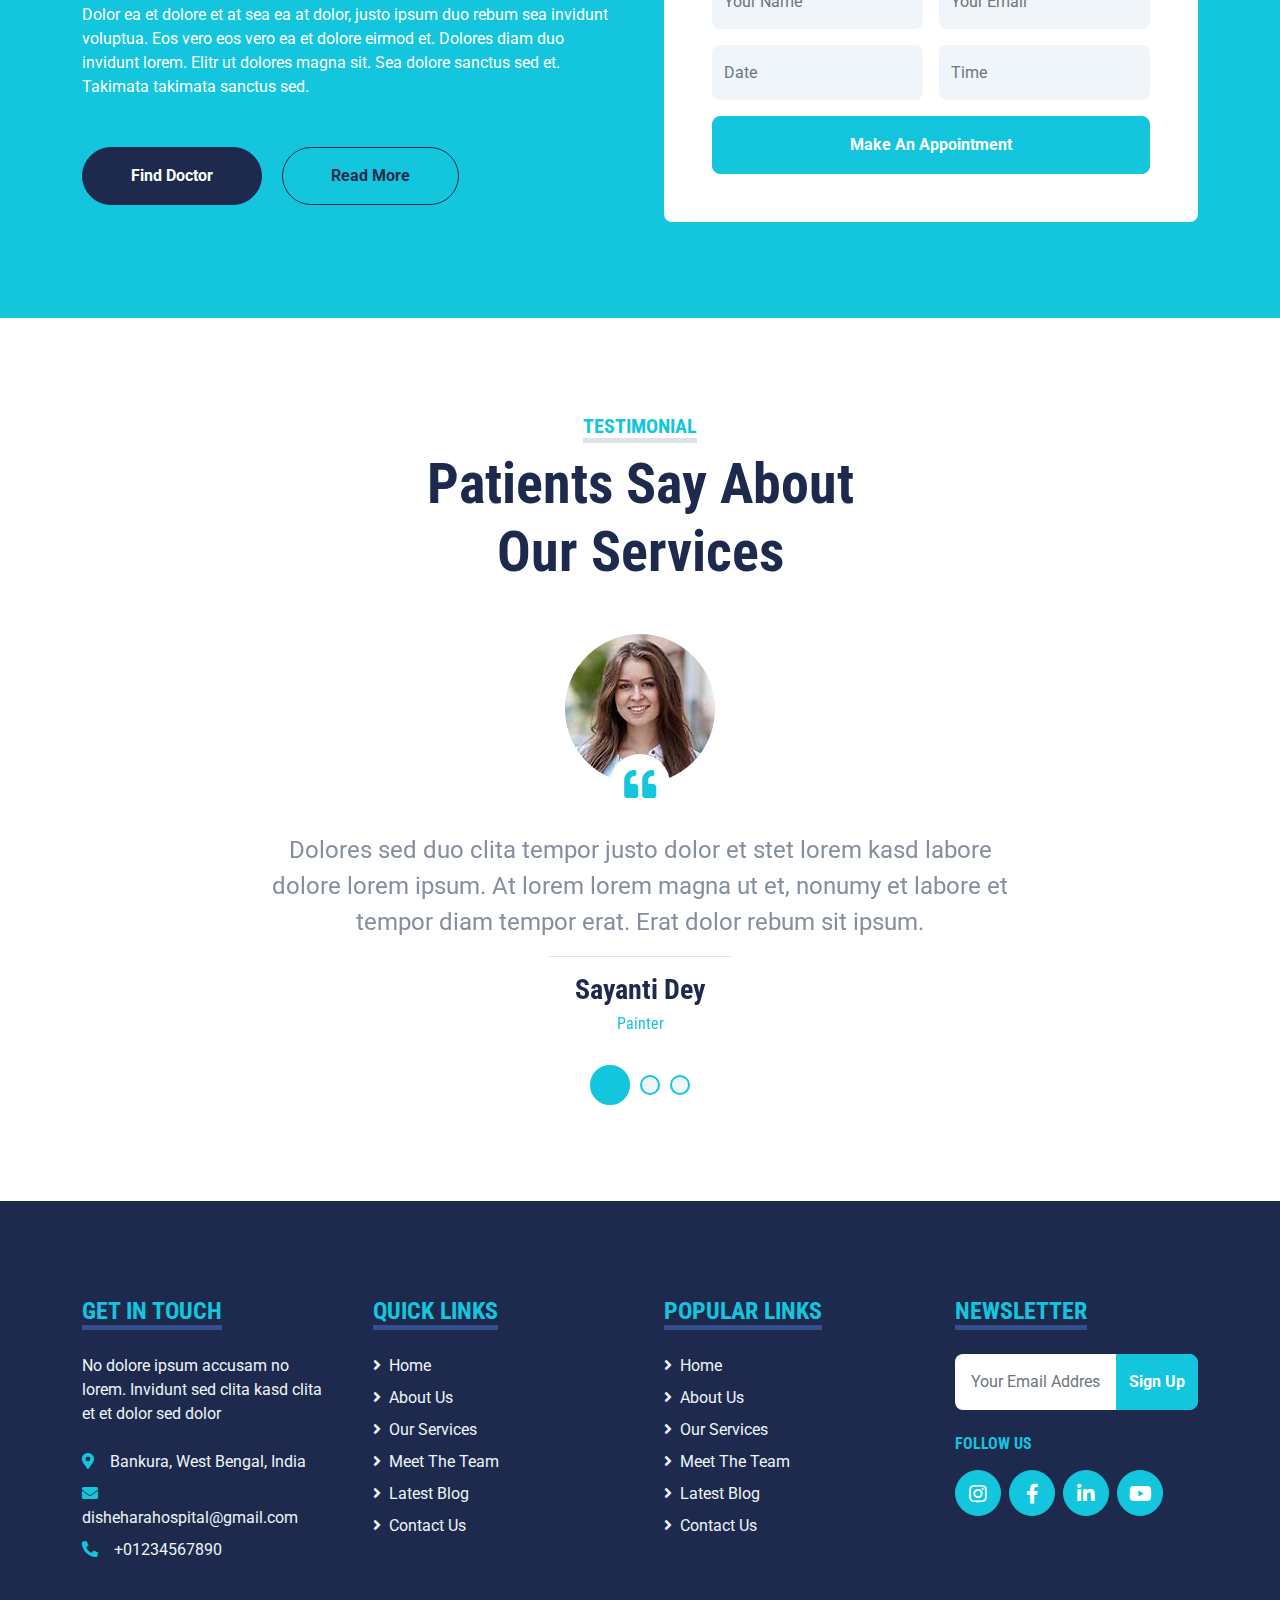
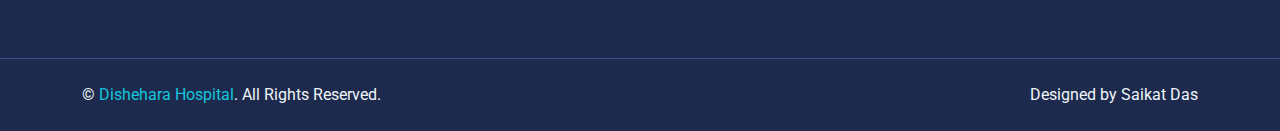
<file: service.html>
<!DOCTYPE html>
<html lang="en">

<head>
    <meta charset="utf-8">
    <title>DISHEHARA - Hospital Servics</title>
    <meta content="width=device-width, initial-scale=1.0" name="viewport">
    <meta content="Free HTML Templates" name="keywords">
    <meta content="Free HTML Templates" name="description">

    <!-- Favicon -->
    <link href="img/favicon.ico" rel="icon">

    <!-- Google Web Fonts -->
    <link rel="preconnect" href="https://fonts.gstatic.com">
    <link href="https://fonts.googleapis.com/css2?family=Roboto+Condensed:wght@400;700&family=Roboto:wght@400;700&display=swap" rel="stylesheet">  

    <!-- Icon Font Stylesheet -->
    <link href="https://cdnjs.cloudflare.com/ajax/libs/font-awesome/5.15.0/css/all.min.css" rel="stylesheet">
    <link href="https://cdn.jsdelivr.net/npm/bootstrap-icons@1.4.1/font/bootstrap-icons.css" rel="stylesheet">

    <!-- Libraries Stylesheet -->
    <link href="lib/owlcarousel/assets/owl.carousel.min.css" rel="stylesheet">
    <link href="lib/tempusdominus/css/tempusdominus-bootstrap-4.min.css" rel="stylesheet" />

    <!-- Customized Bootstrap Stylesheet -->
    <link href="css/bootstrap.min.css" rel="stylesheet">

    <!-- Template Stylesheet -->
    <link href="css/style.css" rel="stylesheet">
</head>

<body>
    <!-- Topbar Start -->
    <div class="container-fluid py-2 border-bottom d-none d-lg-block">
        <div class="container">
            <div class="row">
                <div class="col-md-6 text-center text-lg-start mb-2 mb-lg-0">
                    <div class="d-inline-flex align-items-center">
                        <a class="text-decoration-none text-body pe-3" href=""><i class="bi bi-telephone me-2"></i>+0123456789</a>
                        <span class="text-body">|</span>
                        <a class="text-decoration-none text-body px-3" href=""><i class="bi bi-envelope me-2"></i>disheharahospital@gmail.com</a>
                    </div>
                </div>
                <div class="col-md-6 text-center text-lg-end">
                    <div class="d-inline-flex align-items-center">
                        <a class="text-body px-2" href="https://www.facebook.com/Prince.rony.2000?mibextid=ZbWKwL">
                            <i class="fab fa-facebook-f"></i>
                        </a>
                        <a class="text-body px-2" href="https://www.linkedin.com/in/dasbabu218?utm_source=share&utm_campaign=share_via&utm_content=profile&utm_medium=android_app">
                            <i class="fab fa-linkedin-in"></i>
                        </a>
                        <a class="text-body px-2" href="https://www.instagram.com/___das__babu___?igsh=MTlhN25idnB5bTdvYw==">
                            <i class="fab fa-instagram"></i>
                        </a>
                        <a class="text-body ps-2" href="https://youtube.com/@das___babu___?si=K_jMmvIxBRezOsSH">
                            <i class="fab fa-youtube"></i>
                        </a>
                    </div>
                </div>
            </div>
        </div>
    </div>
    <!-- Topbar End -->


    <!-- Navbar Start -->
    <div class="container-fluid sticky-top bg-white shadow-sm mb-5">
        <div class="container">
            <nav class="navbar navbar-expand-lg bg-white navbar-light py-3 py-lg-0">
                <a href="index.html" class="navbar-brand">
                    <h1 class="m-0 text-uppercase text-primary"><i class="fa fa-clinic-medical me-2"></i>DISHEHARA HOSPITAL</h1>
                </a>
                <button class="navbar-toggler" type="button" data-bs-toggle="collapse" data-bs-target="#navbarCollapse">
                    <span class="navbar-toggler-icon"></span>
                </button>
                <div class="collapse navbar-collapse" id="navbarCollapse">
                    <div class="navbar-nav ms-auto py-0">
                        <a href="index.html" class="nav-item nav-link">Home</a>
                        <a href="about.html" class="nav-item nav-link">About</a>
                        <a href="service.html" class="nav-item nav-link active">Service</a>
                        <a href="price.html" class="nav-item nav-link">Pricing</a>
                        <div class="nav-item dropdown">
                            <a href="#" class="nav-link dropdown-toggle" data-bs-toggle="dropdown">Pages</a>
                            <div class="dropdown-menu m-0">
                                <a href="blog.html" class="dropdown-item">Blog Grid</a>
                                <a href="detail.html" class="dropdown-item">Blog Detail</a>
                                <a href="team.html" class="dropdown-item">The Team</a>
                                <a href="testimonial.html" class="dropdown-item">Testimonial</a>
                                <a href="appointment.html" class="dropdown-item">Appointment</a>
                                <a href="search.html" class="dropdown-item">Search</a>
                            </div>
                        </div>
                        <a href="contact.html" class="nav-item nav-link">Contact</a>
                    </div>
                </div>
            </nav>
        </div>
    </div>
    <!-- Navbar End -->
    

    <!-- Services Start -->
    <div class="container-fluid py-5">
        <div class="container">
            <div class="text-center mx-auto mb-5" style="max-width: 500px;">
                <h5 class="d-inline-block text-primary text-uppercase border-bottom border-5">Services</h5>
                <h1 class="display-4">Excellent Medical Services</h1>
            </div>
            <div class="row g-5">
                <div class="col-lg-4 col-md-6">
                    <div class="service-item bg-light rounded d-flex flex-column align-items-center justify-content-center text-center">
                        <div class="service-icon mb-4">
                            <i class="fa fa-2x fa-user-md text-white"></i>
                        </div>
                        <h4 class="mb-3">Emergency Care</h4>
                        <p class="m-0">Kasd dolor no lorem nonumy sit labore tempor at justo rebum rebum stet, justo elitr dolor amet sit</p>
                        <a class="btn btn-lg btn-primary rounded-pill" href="">
                            <i class="bi bi-arrow-right"></i>
                        </a>
                    </div>
                </div>
                <div class="col-lg-4 col-md-6">
                    <div class="service-item bg-light rounded d-flex flex-column align-items-center justify-content-center text-center">
                        <div class="service-icon mb-4">
                            <i class="fa fa-2x fa-procedures text-white"></i>
                        </div>
                        <h4 class="mb-3">Operation & Surgery</h4>
                        <p class="m-0">Kasd dolor no lorem nonumy sit labore tempor at justo rebum rebum stet, justo elitr dolor amet sit</p>
                        <a class="btn btn-lg btn-primary rounded-pill" href="">
                            <i class="bi bi-arrow-right"></i>
                        </a>
                    </div>
                </div>
                <div class="col-lg-4 col-md-6">
                    <div class="service-item bg-light rounded d-flex flex-column align-items-center justify-content-center text-center">
                        <div class="service-icon mb-4">
                            <i class="fa fa-2x fa-stethoscope text-white"></i>
                        </div>
                        <h4 class="mb-3">Outdoor Checkup</h4>
                        <p class="m-0">Kasd dolor no lorem nonumy sit labore tempor at justo rebum rebum stet, justo elitr dolor amet sit</p>
                        <a class="btn btn-lg btn-primary rounded-pill" href="">
                            <i class="bi bi-arrow-right"></i>
                        </a>
                    </div>
                </div>
                <div class="col-lg-4 col-md-6">
                    <div class="service-item bg-light rounded d-flex flex-column align-items-center justify-content-center text-center">
                        <div class="service-icon mb-4">
                            <i class="fa fa-2x fa-ambulance text-white"></i>
                        </div>
                        <h4 class="mb-3">Ambulance Service</h4>
                        <p class="m-0">Kasd dolor no lorem nonumy sit labore tempor at justo rebum rebum stet, justo elitr dolor amet sit</p>
                        <a class="btn btn-lg btn-primary rounded-pill" href="">
                            <i class="bi bi-arrow-right"></i>
                        </a>
                    </div>
                </div>
                <div class="col-lg-4 col-md-6">
                    <div class="service-item bg-light rounded d-flex flex-column align-items-center justify-content-center text-center">
                        <div class="service-icon mb-4">
                            <i class="fa fa-2x fa-pills text-white"></i>
                        </div>
                        <h4 class="mb-3">Medicine & Pharmacy</h4>
                        <p class="m-0">Kasd dolor no lorem nonumy sit labore tempor at justo rebum rebum stet, justo elitr dolor amet sit</p>
                        <a class="btn btn-lg btn-primary rounded-pill" href="">
                            <i class="bi bi-arrow-right"></i>
                        </a>
                    </div>
                </div>
                <div class="col-lg-4 col-md-6">
                    <div class="service-item bg-light rounded d-flex flex-column align-items-center justify-content-center text-center">
                        <div class="service-icon mb-4">
                            <i class="fa fa-2x fa-microscope text-white"></i>
                        </div>
                        <h4 class="mb-3">Blood Testing</h4>
                        <p class="m-0">Kasd dolor no lorem nonumy sit labore tempor at justo rebum rebum stet, justo elitr dolor amet sit</p>
                        <a class="btn btn-lg btn-primary rounded-pill" href="">
                            <i class="bi bi-arrow-right"></i>
                        </a>
                    </div>
                </div>
            </div>
        </div>
    </div>
    <!-- Services End -->


    <!-- Appointment Start -->
    <div class="container-fluid bg-primary my-5 py-5">
        <div class="container py-5">
            <div class="row gx-5">
                <div class="col-lg-6 mb-5 mb-lg-0">
                    <div class="mb-4">
                        <h5 class="d-inline-block text-white text-uppercase border-bottom border-5">Appointment</h5>
                        <h1 class="display-4">Make An Appointment For Your Family</h1>
                    </div>
                    <p class="text-white mb-5">Eirmod sed tempor lorem ut dolores. Aliquyam sit sadipscing kasd ipsum. Dolor ea et dolore et at sea ea at dolor, justo ipsum duo rebum sea invidunt voluptua. Eos vero eos vero ea et dolore eirmod et. Dolores diam duo invidunt lorem. Elitr ut dolores magna sit. Sea dolore sanctus sed et. Takimata takimata sanctus sed.</p>
                    <a class="btn btn-dark rounded-pill py-3 px-5 me-3" href="">Find Doctor</a>
                    <a class="btn btn-outline-dark rounded-pill py-3 px-5" href="">Read More</a>
                </div>
                <div class="col-lg-6">
                    <div class="bg-white text-center rounded p-5">
                        <h1 class="mb-4">Book An Appointment</h1>
                        <form>
                            <div class="row g-3">
                                <div class="col-12 col-sm-6">
                                    <select class="form-select bg-light border-0" style="height: 55px;">
                                        <option selected>Choose Department</option>
                                        <option value="1">Cardiology</option>
                                        <option value="2">Urology</option>
                                        <option value="3">Gastroenterology</option>
                                    </select>
                                </div>
                                <div class="col-12 col-sm-6">
                                    <select class="form-select bg-light border-0" style="height: 55px;">
                                        <option selected>Select Doctor</option>
                                        <option value="1">Dr M. Mondal</option>
                                        <option value="2">Dr S. Sinha</option>
                                        <option value="3">Dr R. Banerjee</option>
                                    </select>
                                </div>
                                <div class="col-12 col-sm-6">
                                    <input type="text" class="form-control bg-light border-0" placeholder="Your Name" style="height: 55px;">
                                </div>
                                <div class="col-12 col-sm-6">
                                    <input type="email" class="form-control bg-light border-0" placeholder="Your Email" style="height: 55px;">
                                </div>
                                <div class="col-12 col-sm-6">
                                    <div class="date" id="date" data-target-input="nearest">
                                        <input type="text"
                                            class="form-control bg-light border-0 datetimepicker-input"
                                            placeholder="Date" data-target="#date" data-toggle="datetimepicker" style="height: 55px;">
                                    </div>
                                </div>
                                <div class="col-12 col-sm-6">
                                    <div class="time" id="time" data-target-input="nearest">
                                        <input type="text"
                                            class="form-control bg-light border-0 datetimepicker-input"
                                            placeholder="Time" data-target="#time" data-toggle="datetimepicker" style="height: 55px;">
                                    </div>
                                </div>
                                <div class="col-12">
                                    <button class="btn btn-primary w-100 py-3" type="submit">Make An Appointment</button>
                                </div>
                            </div>
                        </form>
                    </div>
                </div>
            </div>
        </div>
    </div>
    <!-- Appointment End -->


    <!-- Testimonial Start -->
    <div class="container-fluid py-5">
        <div class="container">
            <div class="text-center mx-auto mb-5" style="max-width: 500px;">
                <h5 class="d-inline-block text-primary text-uppercase border-bottom border-5">Testimonial</h5>
                <h1 class="display-4">Patients Say About Our Services</h1>
            </div>
            <div class="row justify-content-center">
                <div class="col-lg-8">
                    <div class="owl-carousel testimonial-carousel">
                        <div class="testimonial-item text-center">
                            <div class="position-relative mb-5">
                                <img class="img-fluid rounded-circle mx-auto" src="img/testimonial-1.jpg" alt="">
                                <div class="position-absolute top-100 start-50 translate-middle d-flex align-items-center justify-content-center bg-white rounded-circle" style="width: 60px; height: 60px;">
                                    <i class="fa fa-quote-left fa-2x text-primary"></i>
                                </div>
                            </div>
                            <p class="fs-4 fw-normal">Dolores sed duo clita tempor justo dolor et stet lorem kasd labore dolore lorem ipsum. At lorem lorem magna ut et, nonumy et labore et tempor diam tempor erat. Erat dolor rebum sit ipsum.</p>
                            <hr class="w-25 mx-auto">
                            <h3>Sayanti Dey</h3>
                            <h6 class="fw-normal text-primary mb-3">Painter</h6>
                        </div>
                        <div class="testimonial-item text-center">
                            <div class="position-relative mb-5">
                                <img class="img-fluid rounded-circle mx-auto" src="img/testimonial-2.jpg" alt="">
                                <div class="position-absolute top-100 start-50 translate-middle d-flex align-items-center justify-content-center bg-white rounded-circle" style="width: 60px; height: 60px;">
                                    <i class="fa fa-quote-left fa-2x text-primary"></i>
                                </div>
                            </div>
                            <p class="fs-4 fw-normal">Dolores sed duo clita tempor justo dolor et stet lorem kasd labore dolore lorem ipsum. At lorem lorem magna ut et, nonumy et labore et tempor diam tempor erat. Erat dolor rebum sit ipsum.</p>
                            <hr class="w-25 mx-auto">
                            <h3>Biswajit Besra</h3>
                            <h6 class="fw-normal text-primary mb-3">Coder</h6>
                        </div>
                        <div class="testimonial-item text-center">
                            <div class="position-relative mb-5">
                                <img class="img-fluid rounded-circle mx-auto" src="img/testimonial-3.jpg" alt="">
                                <div class="position-absolute top-100 start-50 translate-middle d-flex align-items-center justify-content-center bg-white rounded-circle" style="width: 60px; height: 60px;">
                                    <i class="fa fa-quote-left fa-2x text-primary"></i>
                                </div>
                            </div>
                            <p class="fs-4 fw-normal">Dolores sed duo clita tempor justo dolor et stet lorem kasd labore dolore lorem ipsum. At lorem lorem magna ut et, nonumy et labore et tempor diam tempor erat. Erat dolor rebum sit ipsum.</p>
                            <hr class="w-25 mx-auto">
                            <h3>Bratati Auddya</h3>
                            <h6 class="fw-normal text-primary mb-3">Dancer</h6>
                        </div>
                    </div>
                </div>
            </div>
        </div>
    </div>
    <!-- Testimonial End -->


    <!-- Footer Start -->
    <div class="container-fluid bg-dark text-light mt-5 py-5">
        <div class="container py-5">
            <div class="row g-5">
                <div class="col-lg-3 col-md-6">
                    <h4 class="d-inline-block text-primary text-uppercase border-bottom border-5 border-secondary mb-4">Get In Touch</h4>
                    <p class="mb-4">No dolore ipsum accusam no lorem. Invidunt sed clita kasd clita et et dolor sed dolor</p>
                    <p class="mb-2"><i class="fa fa-map-marker-alt text-primary me-3"></i>Bankura, West Bengal, India</p>
                    <p class="mb-2"><i class="fa fa-envelope text-primary me-3"></i>disheharahospital@gmail.com</p>
                    <p class="mb-0"><i class="fa fa-phone-alt text-primary me-3"></i>+01234567890</p>
                </div>
                <div class="col-lg-3 col-md-6">
                    <h4 class="d-inline-block text-primary text-uppercase border-bottom border-5 border-secondary mb-4">Quick Links</h4>
                    <div class="d-flex flex-column justify-content-start">
                        <a class="text-light mb-2" href="#"><i class="fa fa-angle-right me-2"></i>Home</a>
                        <a class="text-light mb-2" href="#"><i class="fa fa-angle-right me-2"></i>About Us</a>
                        <a class="text-light mb-2" href="#"><i class="fa fa-angle-right me-2"></i>Our Services</a>
                        <a class="text-light mb-2" href="#"><i class="fa fa-angle-right me-2"></i>Meet The Team</a>
                        <a class="text-light mb-2" href="#"><i class="fa fa-angle-right me-2"></i>Latest Blog</a>
                        <a class="text-light" href="#"><i class="fa fa-angle-right me-2"></i>Contact Us</a>
                    </div>
                </div>
                <div class="col-lg-3 col-md-6">
                    <h4 class="d-inline-block text-primary text-uppercase border-bottom border-5 border-secondary mb-4">Popular Links</h4>
                    <div class="d-flex flex-column justify-content-start">
                        <a class="text-light mb-2" href="#"><i class="fa fa-angle-right me-2"></i>Home</a>
                        <a class="text-light mb-2" href="#"><i class="fa fa-angle-right me-2"></i>About Us</a>
                        <a class="text-light mb-2" href="#"><i class="fa fa-angle-right me-2"></i>Our Services</a>
                        <a class="text-light mb-2" href="#"><i class="fa fa-angle-right me-2"></i>Meet The Team</a>
                        <a class="text-light mb-2" href="#"><i class="fa fa-angle-right me-2"></i>Latest Blog</a>
                        <a class="text-light" href="#"><i class="fa fa-angle-right me-2"></i>Contact Us</a>
                    </div>
                </div>
                <div class="col-lg-3 col-md-6">
                    <h4 class="d-inline-block text-primary text-uppercase border-bottom border-5 border-secondary mb-4">Newsletter</h4>
                    <form action="">
                        <div class="input-group">
                            <input type="text" class="form-control p-3 border-0" placeholder="Your Email Address">
                            <button class="btn btn-primary">Sign Up</button>
                        </div>
                    </form>
                    <h6 class="text-primary text-uppercase mt-4 mb-3">Follow Us</h6>
                    <div class="d-flex">
                        <a class="btn btn-lg btn-primary btn-lg-square rounded-circle me-2" href="https://www.instagram.com/___das__babu___?igsh=MTlhN25idnB5bTdvYw=="><i class="fab fa-instagram"></i></a>
                        <a class="btn btn-lg btn-primary btn-lg-square rounded-circle me-2" href="https://www.facebook.com/Prince.rony.2000?mibextid=ZbWKwL"><i class="fab fa-facebook-f"></i></a>
                        <a class="btn btn-lg btn-primary btn-lg-square rounded-circle me-2" href="https://www.linkedin.com/in/dasbabu218?utm_source=share&utm_campaign=share_via&utm_content=profile&utm_medium=android_app"><i class="fab fa-linkedin-in"></i></a>
                        <a class="btn btn-lg btn-primary btn-lg-square rounded-circle" href="https://youtube.com/@das___babu___?si=K_jMmvIxBRezOsSH"><i class="fab fa-youtube"></i></a>
                    </div>
                </div>
            </div>
        </div>
    </div>
    <div class="container-fluid bg-dark text-light border-top border-secondary py-4">
        <div class="container">
            <div class="row g-5">
                <div class="col-md-6 text-center text-md-start">
                    <p class="mb-md-0">&copy; <a class="text-primary" href="#">Dishehara Hospital</a>. All Rights Reserved.</p>
                </div>
                <div class="col-md-6 text-center text-md-end">
                    <p class="mb-0">Designed by Saikat Das</a></p>
                </div>
            </div>
        </div>
    </div>
    <!-- Footer End -->


    <!-- Back to Top -->
    <a href="#" class="btn btn-lg btn-primary btn-lg-square back-to-top"><i class="bi bi-arrow-up"></i></a>


    <!-- JavaScript Libraries -->
    <script src="https://code.jquery.com/jquery-3.4.1.min.js"></script>
    <script src="https://cdn.jsdelivr.net/npm/bootstrap@5.0.0/dist/js/bootstrap.bundle.min.js"></script>
    <script src="lib/easing/easing.min.js"></script>
    <script src="lib/waypoints/waypoints.min.js"></script>
    <script src="lib/owlcarousel/owl.carousel.min.js"></script>
    <script src="lib/tempusdominus/js/moment.min.js"></script>
    <script src="lib/tempusdominus/js/moment-timezone.min.js"></script>
    <script src="lib/tempusdominus/js/tempusdominus-bootstrap-4.min.js"></script>

    <!-- Template Javascript -->
    <script src="js/main.js"></script>
</body>

</html>
</file>
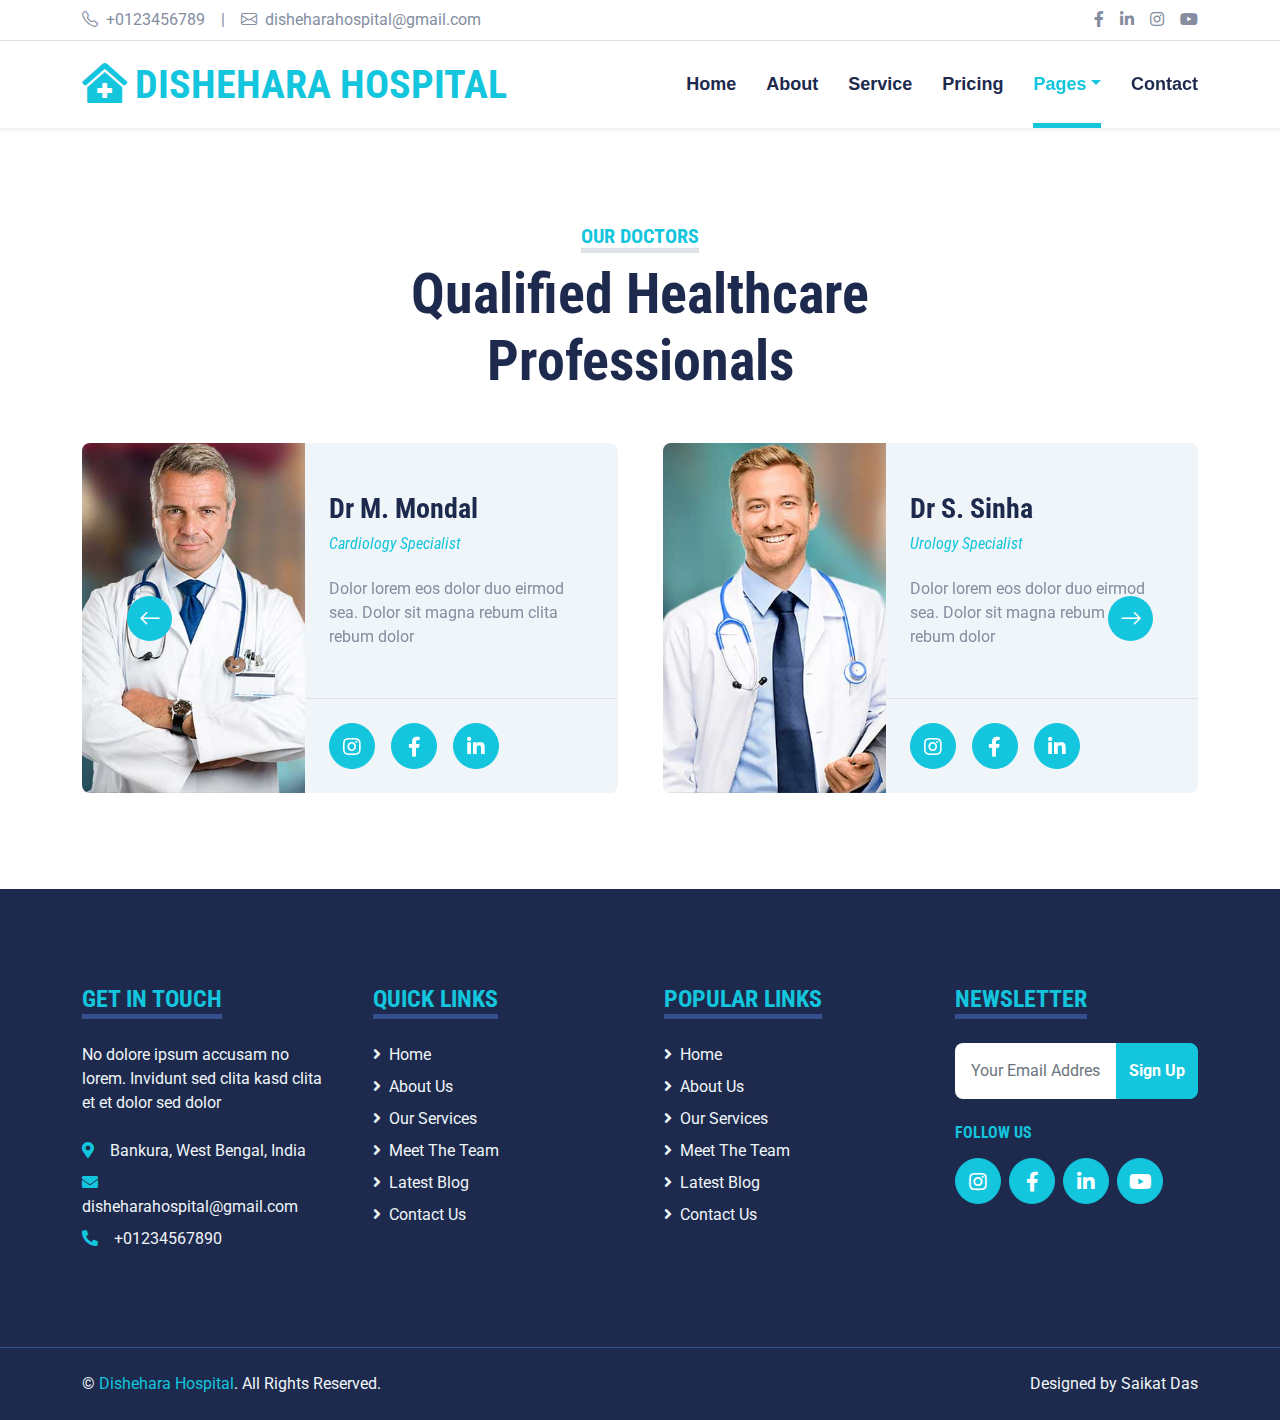
<file: team.html>
<!DOCTYPE html>
<html lang="en">

<head>
    <meta charset="utf-8">
    <title>Dishehara - Hospital Team</title>
    <meta content="width=device-width, initial-scale=1.0" name="viewport">
    <meta content="Free HTML Templates" name="keywords">
    <meta content="Free HTML Templates" name="description">

    <!-- Favicon -->
    <link href="img/favicon.ico" rel="icon">

    <!-- Google Web Fonts -->
    <link rel="preconnect" href="https://fonts.gstatic.com">
    <link href="https://fonts.googleapis.com/css2?family=Roboto+Condensed:wght@400;700&family=Roboto:wght@400;700&display=swap" rel="stylesheet">  

    <!-- Icon Font Stylesheet -->
    <link href="https://cdnjs.cloudflare.com/ajax/libs/font-awesome/5.15.0/css/all.min.css" rel="stylesheet">
    <link href="https://cdn.jsdelivr.net/npm/bootstrap-icons@1.4.1/font/bootstrap-icons.css" rel="stylesheet">

    <!-- Libraries Stylesheet -->
    <link href="lib/owlcarousel/assets/owl.carousel.min.css" rel="stylesheet">
    <link href="lib/tempusdominus/css/tempusdominus-bootstrap-4.min.css" rel="stylesheet" />

    <!-- Customized Bootstrap Stylesheet -->
    <link href="css/bootstrap.min.css" rel="stylesheet">

    <!-- Template Stylesheet -->
    <link href="css/style.css" rel="stylesheet">
</head>

<body>
    <!-- Topbar Start -->
    <div class="container-fluid py-2 border-bottom d-none d-lg-block">
        <div class="container">
            <div class="row">
                <div class="col-md-6 text-center text-lg-start mb-2 mb-lg-0">
                    <div class="d-inline-flex align-items-center">
                        <a class="text-decoration-none text-body pe-3" href=""><i class="bi bi-telephone me-2"></i>+0123456789</a>
                        <span class="text-body">|</span>
                        <a class="text-decoration-none text-body px-3" href=""><i class="bi bi-envelope me-2"></i>disheharahospital@gmail.com</a>
                    </div>
                </div>
                <div class="col-md-6 text-center text-lg-end">
                    <div class="d-inline-flex align-items-center">
                        <a class="text-body px-2" href="https://www.facebook.com/Prince.rony.2000?mibextid=ZbWKwL">
                            <i class="fab fa-facebook-f"></i>
                        </a>
                        
                        <a class="text-body px-2" href="https://www.linkedin.com/in/dasbabu218?utm_source=share&utm_campaign=share_via&utm_content=profile&utm_medium=android_app">
                            <i class="fab fa-linkedin-in"></i>
                        </a>
                        
                        <a class="text-body px-2" href="https://www.instagram.com/___das__babu___?igsh=MTlhN25idnB5bTdvYw==">
                            <i class="fab fa-instagram"></i>
                        </a>
                        
                        <a class="text-body ps-2" href="https://youtube.com/@das___babu___?si=K_jMmvIxBRezOsSH">
                            <i class="fab fa-youtube"></i>
                        </a>
                    </div>
                </div>
            </div>
        </div>
    </div>
    <!-- Topbar End -->


    <!-- Navbar Start -->
    <div class="container-fluid sticky-top bg-white shadow-sm mb-5">
        <div class="container">
            <nav class="navbar navbar-expand-lg bg-white navbar-light py-3 py-lg-0">
                <a href="index.html" class="navbar-brand">
                    <h1 class="m-0 text-uppercase text-primary"><i class="fa fa-clinic-medical me-2"></i>Dishehara Hospital</h1>
                </a>
                <button class="navbar-toggler" type="button" data-bs-toggle="collapse" data-bs-target="#navbarCollapse">
                    <span class="navbar-toggler-icon"></span>
                </button>
                <div class="collapse navbar-collapse" id="navbarCollapse">
                    <div class="navbar-nav ms-auto py-0">
                        <a href="index.html" class="nav-item nav-link">Home</a>
                        <a href="about.html" class="nav-item nav-link">About</a>
                        <a href="service.html" class="nav-item nav-link">Service</a>
                        <a href="price.html" class="nav-item nav-link">Pricing</a>
                        <div class="nav-item dropdown">
                            <a href="#" class="nav-link dropdown-toggle active" data-bs-toggle="dropdown">Pages</a>
                            <div class="dropdown-menu m-0">
                                <a href="blog.html" class="dropdown-item">Blog Grid</a>
                                <a href="detail.html" class="dropdown-item">Blog Detail</a>
                                <a href="team.html" class="dropdown-item active">The Team</a>
                                <a href="testimonial.html" class="dropdown-item">Testimonial</a>
                                <a href="appointment.html" class="dropdown-item">Appointment</a>
                                <a href="search.html" class="dropdown-item">Search</a>
                            </div>
                        </div>
                        <a href="contact.html" class="nav-item nav-link">Contact</a>
                    </div>
                </div>
            </nav>
        </div>
    </div>
    <!-- Navbar End -->


    <!-- Team Start -->
    <div class="container-fluid py-5">
        <div class="container">
            <div class="text-center mx-auto mb-5" style="max-width: 500px;">
                <h5 class="d-inline-block text-primary text-uppercase border-bottom border-5">Our Doctors</h5>
                <h1 class="display-4">Qualified Healthcare Professionals</h1>
            </div>
            <div class="owl-carousel team-carousel position-relative">
                <div class="team-item">
                    <div class="row g-0 bg-light rounded overflow-hidden">
                        <div class="col-12 col-sm-5 h-100">
                            <img class="img-fluid h-100" src="img/team-1.jpg" style="object-fit: cover;">
                        </div>
                        <div class="col-12 col-sm-7 h-100 d-flex flex-column">
                            <div class="mt-auto p-4">
                                <h3>Dr M. Mondal</h3>
                                <h6 class="fw-normal fst-italic text-primary mb-4">Cardiology Specialist</h6>
                                <p class="m-0">Dolor lorem eos dolor duo eirmod sea. Dolor sit magna rebum clita rebum dolor</p>
                            </div>
                            <div class="d-flex mt-auto border-top p-4">
                                <a class="btn btn-lg btn-primary btn-lg-square rounded-circle me-3" href="https://www.instagram.com/___das__babu___?igsh=MTlhN25idnB5bTdvYw=="><i class="fab fa-instagram"></i></a>
                                <a class="btn btn-lg btn-primary btn-lg-square rounded-circle me-3" href="https://www.facebook.com/Prince.rony.2000?mibextid=ZbWKwL"><i class="fab fa-facebook-f"></i></a>
                                <a class="btn btn-lg btn-primary btn-lg-square rounded-circle" href="https://www.linkedin.com/in/dasbabu218?utm_source=share&utm_campaign=share_via&utm_content=profile&utm_medium=android_app"><i class="fab fa-linkedin-in"></i></a>
                            </div>
                        </div>
                    </div>
                </div>
                <div class="team-item">
                    <div class="row g-0 bg-light rounded overflow-hidden">
                        <div class="col-12 col-sm-5 h-100">
                            <img class="img-fluid h-100" src="img/team-2.jpg" style="object-fit: cover;">
                        </div>
                        <div class="col-12 col-sm-7 h-100 d-flex flex-column">
                            <div class="mt-auto p-4">
                                <h3>Dr S. Sinha</h3>
                                <h6 class="fw-normal fst-italic text-primary mb-4">Urology Specialist</h6>
                                <p class="m-0">Dolor lorem eos dolor duo eirmod sea. Dolor sit magna rebum clita rebum dolor</p>
                            </div>
                            <div class="d-flex mt-auto border-top p-4">
                                <a class="btn btn-lg btn-primary btn-lg-square rounded-circle me-3" href="https://www.instagram.com/___das__babu___?igsh=MTlhN25idnB5bTdvYw=="><i class="fab fa-instagram"></i></a>
                                <a class="btn btn-lg btn-primary btn-lg-square rounded-circle me-3" href="https://www.facebook.com/Prince.rony.2000?mibextid=ZbWKwL"><i class="fab fa-facebook-f"></i></a>
                                <a class="btn btn-lg btn-primary btn-lg-square rounded-circle" href="https://www.linkedin.com/in/dasbabu218?utm_source=share&utm_campaign=share_via&utm_content=profile&utm_medium=android_app"><i class="fab fa-linkedin-in"></i></a>
                            </div>
                        </div>
                    </div>
                </div>
                <div class="team-item">
                    <div class="row g-0 bg-light rounded overflow-hidden">
                        <div class="col-12 col-sm-5 h-100">
                            <img class="img-fluid h-100" src="img/team-3.jpg" style="object-fit: cover;">
                        </div>
                        <div class="col-12 col-sm-7 h-100 d-flex flex-column">
                            <div class="mt-auto p-4">
                                <h3>Dr R. Banerjee</h3>
                                <h6 class="fw-normal fst-italic text-primary mb-4">Gastroenterology Specialist</h6>
                                <p class="m-0">Dolor lorem eos dolor duo eirmod sea. Dolor sit magna rebum clita rebum dolor</p>
                            </div>
                            <div class="d-flex mt-auto border-top p-4">
                                <a class="btn btn-lg btn-primary btn-lg-square rounded-circle me-3" href="https://www.instagram.com/___das__babu___?igsh=MTlhN25idnB5bTdvYw=="><i class="fab fa-instagram"></i></a>
                                <a class="btn btn-lg btn-primary btn-lg-square rounded-circle me-3" href="https://www.facebook.com/Prince.rony.2000?mibextid=ZbWKwL"><i class="fab fa-facebook-f"></i></a>
                                <a class="btn btn-lg btn-primary btn-lg-square rounded-circle" href="https://www.linkedin.com/in/dasbabu218?utm_source=share&utm_campaign=share_via&utm_content=profile&utm_medium=android_app"><i class="fab fa-linkedin-in"></i></a>
                            </div>
                        </div>
                    </div>
                </div>
            </div>
        </div>
    </div>
    <!-- Team End -->


    <!-- Footer Start -->
    <div class="container-fluid bg-dark text-light mt-5 py-5">
        <div class="container py-5">
            <div class="row g-5">
                <div class="col-lg-3 col-md-6">
                    <h4 class="d-inline-block text-primary text-uppercase border-bottom border-5 border-secondary mb-4">Get In Touch</h4>
                    <p class="mb-4">No dolore ipsum accusam no lorem. Invidunt sed clita kasd clita et et dolor sed dolor</p>
                    <p class="mb-2"><i class="fa fa-map-marker-alt text-primary me-3"></i>Bankura, West Bengal, India</p>
                    <p class="mb-2"><i class="fa fa-envelope text-primary me-3"></i>disheharahospital@gmail.com</p>
                    <p class="mb-0"><i class="fa fa-phone-alt text-primary me-3"></i>+01234567890</p>
                </div>
                <div class="col-lg-3 col-md-6">
                    <h4 class="d-inline-block text-primary text-uppercase border-bottom border-5 border-secondary mb-4">Quick Links</h4>
                    <div class="d-flex flex-column justify-content-start">
                        <a class="text-light mb-2" href="#"><i class="fa fa-angle-right me-2"></i>Home</a>
                        <a class="text-light mb-2" href="#"><i class="fa fa-angle-right me-2"></i>About Us</a>
                        <a class="text-light mb-2" href="#"><i class="fa fa-angle-right me-2"></i>Our Services</a>
                        <a class="text-light mb-2" href="#"><i class="fa fa-angle-right me-2"></i>Meet The Team</a>
                        <a class="text-light mb-2" href="#"><i class="fa fa-angle-right me-2"></i>Latest Blog</a>
                        <a class="text-light" href="#"><i class="fa fa-angle-right me-2"></i>Contact Us</a>
                    </div>
                </div>
                <div class="col-lg-3 col-md-6">
                    <h4 class="d-inline-block text-primary text-uppercase border-bottom border-5 border-secondary mb-4">Popular Links</h4>
                    <div class="d-flex flex-column justify-content-start">
                        <a class="text-light mb-2" href="#"><i class="fa fa-angle-right me-2"></i>Home</a>
                        <a class="text-light mb-2" href="#"><i class="fa fa-angle-right me-2"></i>About Us</a>
                        <a class="text-light mb-2" href="#"><i class="fa fa-angle-right me-2"></i>Our Services</a>
                        <a class="text-light mb-2" href="#"><i class="fa fa-angle-right me-2"></i>Meet The Team</a>
                        <a class="text-light mb-2" href="#"><i class="fa fa-angle-right me-2"></i>Latest Blog</a>
                        <a class="text-light" href="#"><i class="fa fa-angle-right me-2"></i>Contact Us</a>
                    </div>
                </div>
                <div class="col-lg-3 col-md-6">
                    <h4 class="d-inline-block text-primary text-uppercase border-bottom border-5 border-secondary mb-4">Newsletter</h4>
                    <form action="">
                        <div class="input-group">
                            <input type="text" class="form-control p-3 border-0" placeholder="Your Email Address">
                            <button class="btn btn-primary">Sign Up</button>
                        </div>
                    </form>
                    <h6 class="text-primary text-uppercase mt-4 mb-3">Follow Us</h6>
                    <div class="d-flex">
                        <a class="btn btn-lg btn-primary btn-lg-square rounded-circle me-2" href="https://www.instagram.com/___das__babu___?igsh=MTlhN25idnB5bTdvYw=="><i class="fab fa-instagram"></i></a>
                        <a class="btn btn-lg btn-primary btn-lg-square rounded-circle me-2" href="https://www.facebook.com/Prince.rony.2000?mibextid=ZbWKwL"><i class="fab fa-facebook-f"></i></a>
                        <a class="btn btn-lg btn-primary btn-lg-square rounded-circle me-2" href="https://www.linkedin.com/in/dasbabu218?utm_source=share&utm_campaign=share_via&utm_content=profile&utm_medium=android_app"><i class="fab fa-linkedin-in"></i></a>
                        <a class="btn btn-lg btn-primary btn-lg-square rounded-circle" href="https://youtube.com/@das___babu___?si=K_jMmvIxBRezOsSH"><i class="fab fa-youtube"></i></a>
                    </div>
                </div>
            </div>
        </div>
    </div>
    <div class="container-fluid bg-dark text-light border-top border-secondary py-4">
        <div class="container">
            <div class="row g-5">
                <div class="col-md-6 text-center text-md-start">
                    <p class="mb-md-0">&copy; <a class="text-primary" href="#">Dishehara Hospital</a>. All Rights Reserved.</p>
                </div>
                <div class="col-md-6 text-center text-md-end">
                    <p class="mb-0">Designed by Saikat Das</p>
                </div>
            </div>
        </div>
    </div>
    <!-- Footer End -->


    <!-- Back to Top -->
    <a href="#" class="btn btn-lg btn-primary btn-lg-square back-to-top"><i class="bi bi-arrow-up"></i></a>


    <!-- JavaScript Libraries -->
    <script src="https://code.jquery.com/jquery-3.4.1.min.js"></script>
    <script src="https://cdn.jsdelivr.net/npm/bootstrap@5.0.0/dist/js/bootstrap.bundle.min.js"></script>
    <script src="lib/easing/easing.min.js"></script>
    <script src="lib/waypoints/waypoints.min.js"></script>
    <script src="lib/owlcarousel/owl.carousel.min.js"></script>
    <script src="lib/tempusdominus/js/moment.min.js"></script>
    <script src="lib/tempusdominus/js/moment-timezone.min.js"></script>
    <script src="lib/tempusdominus/js/tempusdominus-bootstrap-4.min.js"></script>

    <!-- Template Javascript -->
    <script src="js/main.js"></script>
</body>

</html>
</file>
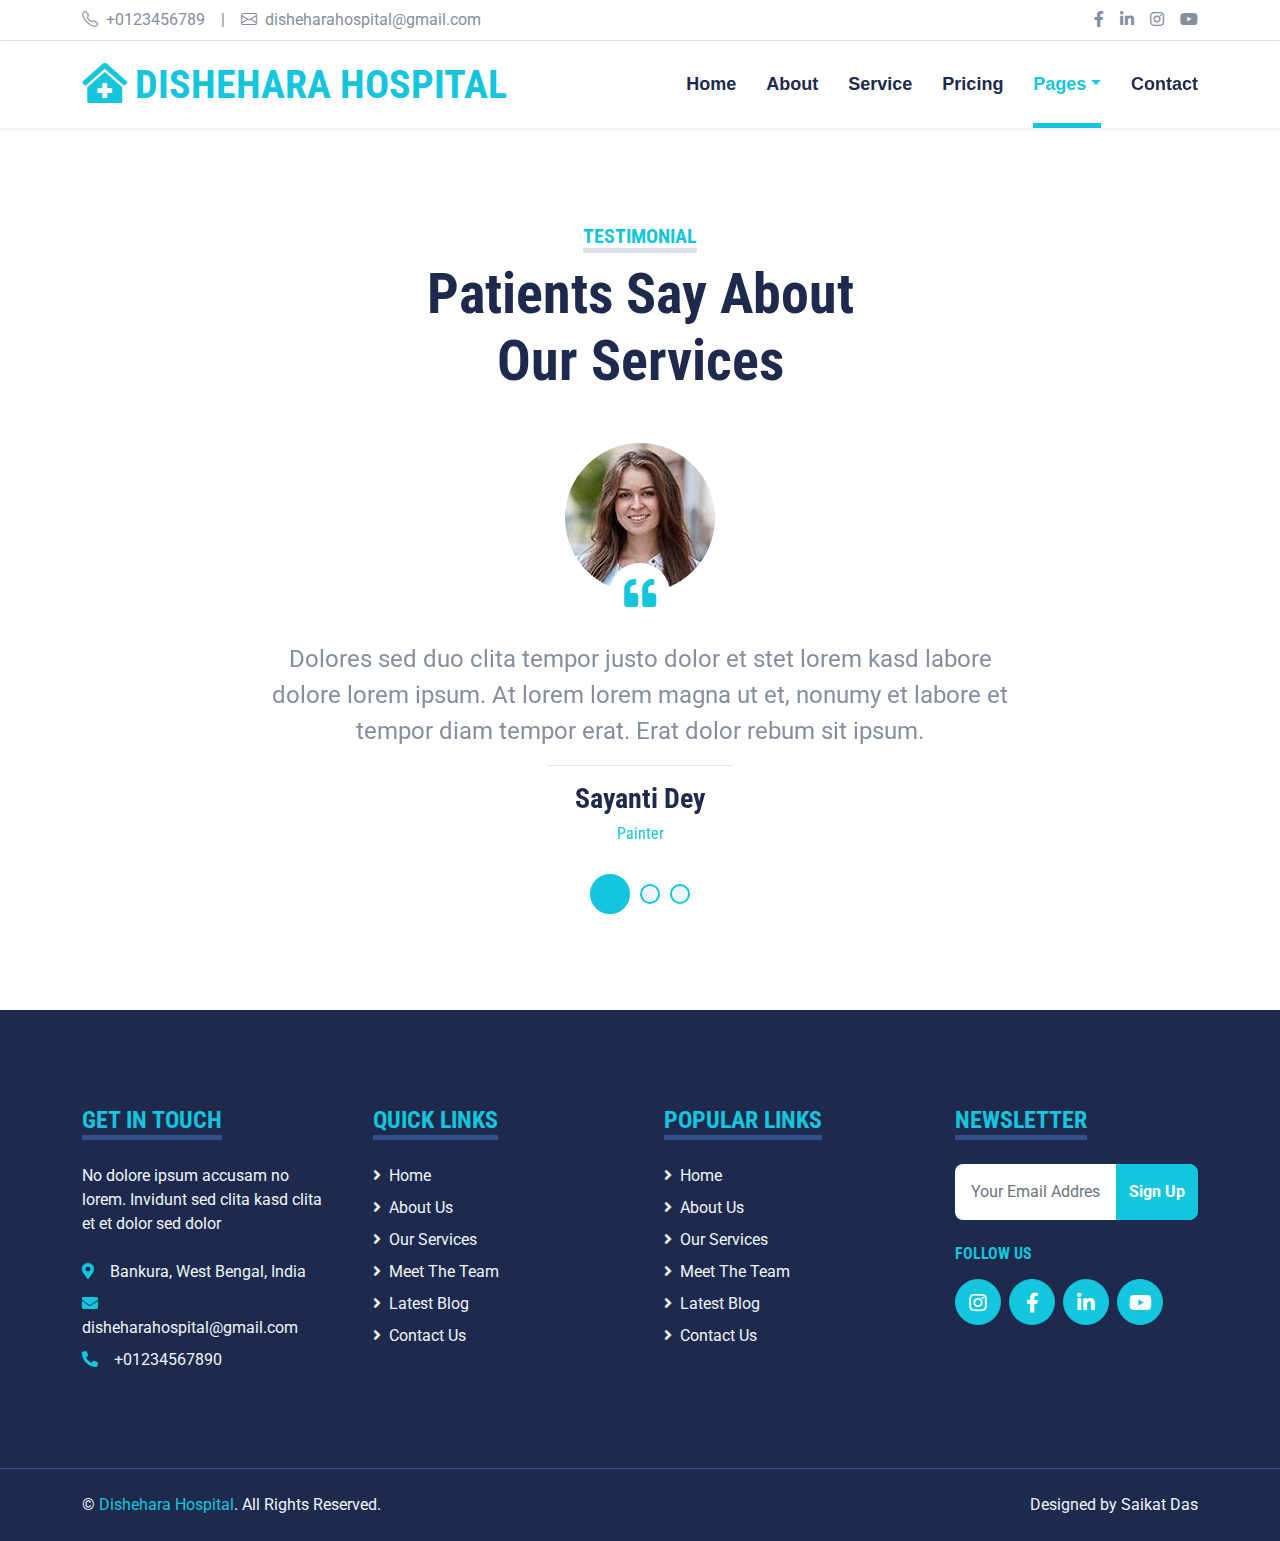
<file: testimonial.html>
<!DOCTYPE html>
<html lang="en">

<head>
    <meta charset="utf-8">
    <title>Dishehara - Hospital Testimonial</title>
    <meta content="width=device-width, initial-scale=1.0" name="viewport">
    <meta content="Free HTML Templates" name="keywords">
    <meta content="Free HTML Templates" name="description">

    <!-- Favicon -->
    <link href="img/favicon.ico" rel="icon">

    <!-- Google Web Fonts -->
    <link rel="preconnect" href="https://fonts.gstatic.com">
    <link href="https://fonts.googleapis.com/css2?family=Roboto+Condensed:wght@400;700&family=Roboto:wght@400;700&display=swap" rel="stylesheet">  

    <!-- Icon Font Stylesheet -->
    <link href="https://cdnjs.cloudflare.com/ajax/libs/font-awesome/5.15.0/css/all.min.css" rel="stylesheet">
    <link href="https://cdn.jsdelivr.net/npm/bootstrap-icons@1.4.1/font/bootstrap-icons.css" rel="stylesheet">

    <!-- Libraries Stylesheet -->
    <link href="lib/owlcarousel/assets/owl.carousel.min.css" rel="stylesheet">
    <link href="lib/tempusdominus/css/tempusdominus-bootstrap-4.min.css" rel="stylesheet" />

    <!-- Customized Bootstrap Stylesheet -->
    <link href="css/bootstrap.min.css" rel="stylesheet">

    <!-- Template Stylesheet -->
    <link href="css/style.css" rel="stylesheet">
</head>

<body>
    <!-- Topbar Start -->
    <div class="container-fluid py-2 border-bottom d-none d-lg-block">
        <div class="container">
            <div class="row">
                <div class="col-md-6 text-center text-lg-start mb-2 mb-lg-0">
                    <div class="d-inline-flex align-items-center">
                        <a class="text-decoration-none text-body pe-3" href=""><i class="bi bi-telephone me-2"></i>+0123456789</a>
                        <span class="text-body">|</span>
                        <a class="text-decoration-none text-body px-3" href=""><i class="bi bi-envelope me-2"></i>disheharahospital@gmail.com</a>
                    </div>
                </div>
                <div class="col-md-6 text-center text-lg-end">
                    <div class="d-inline-flex align-items-center">
                        <a class="text-body px-2" href="https://www.facebook.com/Prince.rony.2000?mibextid=ZbWKwL">
                            <i class="fab fa-facebook-f"></i>
                        </a>
                        
                        <a class="text-body px-2" href="https://www.linkedin.com/in/dasbabu218?utm_source=share&utm_campaign=share_via&utm_content=profile&utm_medium=android_app">
                            <i class="fab fa-linkedin-in"></i>
                        </a>
                        
                        <a class="text-body px-2" href="https://www.instagram.com/___das__babu___?igsh=MTlhN25idnB5bTdvYw==">
                            <i class="fab fa-instagram"></i>
                        </a>
                        
                        <a class="text-body ps-2" href="https://youtube.com/@das___babu___?si=K_jMmvIxBRezOsSH">
                            <i class="fab fa-youtube"></i>
                        </a>
                    </div>
                </div>
            </div>
        </div>
    </div>
    <!-- Topbar End -->


    <!-- Navbar Start -->
    <div class="container-fluid sticky-top bg-white shadow-sm mb-5">
        <div class="container">
            <nav class="navbar navbar-expand-lg bg-white navbar-light py-3 py-lg-0">
                <a href="index.html" class="navbar-brand">
                    <h1 class="m-0 text-uppercase text-primary"><i class="fa fa-clinic-medical me-2"></i>Dishehara Hospital</h1>
                </a>
                <button class="navbar-toggler" type="button" data-bs-toggle="collapse" data-bs-target="#navbarCollapse">
                    <span class="navbar-toggler-icon"></span>
                </button>
                <div class="collapse navbar-collapse" id="navbarCollapse">
                    <div class="navbar-nav ms-auto py-0">
                        <a href="index.html" class="nav-item nav-link">Home</a>
                        <a href="about.html" class="nav-item nav-link">About</a>
                        <a href="service.html" class="nav-item nav-link">Service</a>
                        <a href="price.html" class="nav-item nav-link">Pricing</a>
                        <div class="nav-item dropdown">
                            <a href="#" class="nav-link dropdown-toggle active" data-bs-toggle="dropdown">Pages</a>
                            <div class="dropdown-menu m-0">
                                <a href="blog.html" class="dropdown-item">Blog Grid</a>
                                <a href="detail.html" class="dropdown-item">Blog Detail</a>
                                <a href="team.html" class="dropdown-item">The Team</a>
                                <a href="testimonial.html" class="dropdown-item active">Testimonial</a>
                                <a href="appointment.html" class="dropdown-item">Appointment</a>
                                <a href="search.html" class="dropdown-item">Search</a>
                            </div>
                        </div>
                        <a href="contact.html" class="nav-item nav-link">Contact</a>
                    </div>
                </div>
            </nav>
        </div>
    </div>
    <!-- Navbar End -->


    <!-- Testimonial Start -->
    <div class="container-fluid py-5">
        <div class="container">
            <div class="text-center mx-auto mb-5" style="max-width: 500px;">
                <h5 class="d-inline-block text-primary text-uppercase border-bottom border-5">Testimonial</h5>
                <h1 class="display-4">Patients Say About Our Services</h1>
            </div>
            <div class="row justify-content-center">
                <div class="col-lg-8">
                    <div class="owl-carousel testimonial-carousel">
                        <div class="testimonial-item text-center">
                            <div class="position-relative mb-5">
                                <img class="img-fluid rounded-circle mx-auto" src="img/testimonial-1.jpg" alt="">
                                <div class="position-absolute top-100 start-50 translate-middle d-flex align-items-center justify-content-center bg-white rounded-circle" style="width: 60px; height: 60px;">
                                    <i class="fa fa-quote-left fa-2x text-primary"></i>
                                </div>
                            </div>
                            <p class="fs-4 fw-normal">Dolores sed duo clita tempor justo dolor et stet lorem kasd labore dolore lorem ipsum. At lorem lorem magna ut et, nonumy et labore et tempor diam tempor erat. Erat dolor rebum sit ipsum.</p>
                            <hr class="w-25 mx-auto">
                            <h3>Sayanti Dey </h3>
                            <h6 class="fw-normal text-primary mb-3">Painter</h6>
                        </div>
                        <div class="testimonial-item text-center">
                            <div class="position-relative mb-5">
                                <img class="img-fluid rounded-circle mx-auto" src="img/testimonial-2.jpg" alt="">
                                <div class="position-absolute top-100 start-50 translate-middle d-flex align-items-center justify-content-center bg-white rounded-circle" style="width: 60px; height: 60px;">
                                    <i class="fa fa-quote-left fa-2x text-primary"></i>
                                </div>
                            </div>
                            <p class="fs-4 fw-normal">Dolores sed duo clita tempor justo dolor et stet lorem kasd labore dolore lorem ipsum. At lorem lorem magna ut et, nonumy et labore et tempor diam tempor erat. Erat dolor rebum sit ipsum.</p>
                            <hr class="w-25 mx-auto">
                            <h3>Biswajit Besra</h3>
                            <h6 class="fw-normal text-primary mb-3">Coder</h6>
                        </div>
                        <div class="testimonial-item text-center">
                            <div class="position-relative mb-5">
                                <img class="img-fluid rounded-circle mx-auto" src="img/testimonial-3.jpg" alt="">
                                <div class="position-absolute top-100 start-50 translate-middle d-flex align-items-center justify-content-center bg-white rounded-circle" style="width: 60px; height: 60px;">
                                    <i class="fa fa-quote-left fa-2x text-primary"></i>
                                </div>
                            </div>
                            <p class="fs-4 fw-normal">Dolores sed duo clita tempor justo dolor et stet lorem kasd labore dolore lorem ipsum. At lorem lorem magna ut et, nonumy et labore et tempor diam tempor erat. Erat dolor rebum sit ipsum.</p>
                            <hr class="w-25 mx-auto">
                            <h3>Bratati Auddya</h3>
                            <h6 class="fw-normal text-primary mb-3">Dancer</h6>
                        </div>
                    </div>
                </div>
            </div>
        </div>
    </div>
    <!-- Testimonial End -->


    <!-- Footer Start -->
    <div class="container-fluid bg-dark text-light mt-5 py-5">
        <div class="container py-5">
            <div class="row g-5">
                <div class="col-lg-3 col-md-6">
                    <h4 class="d-inline-block text-primary text-uppercase border-bottom border-5 border-secondary mb-4">Get In Touch</h4>
                    <p class="mb-4">No dolore ipsum accusam no lorem. Invidunt sed clita kasd clita et et dolor sed dolor</p>
                    <p class="mb-2"><i class="fa fa-map-marker-alt text-primary me-3"></i>Bankura, West Bengal, India</p>
                    <p class="mb-2"><i class="fa fa-envelope text-primary me-3"></i>disheharahospital@gmail.com</p>
                    <p class="mb-0"><i class="fa fa-phone-alt text-primary me-3"></i>+01234567890</p>
                </div>
                <div class="col-lg-3 col-md-6">
                    <h4 class="d-inline-block text-primary text-uppercase border-bottom border-5 border-secondary mb-4">Quick Links</h4>
                    <div class="d-flex flex-column justify-content-start">
                        <a class="text-light mb-2" href="#"><i class="fa fa-angle-right me-2"></i>Home</a>
                        <a class="text-light mb-2" href="#"><i class="fa fa-angle-right me-2"></i>About Us</a>
                        <a class="text-light mb-2" href="#"><i class="fa fa-angle-right me-2"></i>Our Services</a>
                        <a class="text-light mb-2" href="#"><i class="fa fa-angle-right me-2"></i>Meet The Team</a>
                        <a class="text-light mb-2" href="#"><i class="fa fa-angle-right me-2"></i>Latest Blog</a>
                        <a class="text-light" href="#"><i class="fa fa-angle-right me-2"></i>Contact Us</a>
                    </div>
                </div>
                <div class="col-lg-3 col-md-6">
                    <h4 class="d-inline-block text-primary text-uppercase border-bottom border-5 border-secondary mb-4">Popular Links</h4>
                    <div class="d-flex flex-column justify-content-start">
                        <a class="text-light mb-2" href="#"><i class="fa fa-angle-right me-2"></i>Home</a>
                        <a class="text-light mb-2" href="#"><i class="fa fa-angle-right me-2"></i>About Us</a>
                        <a class="text-light mb-2" href="#"><i class="fa fa-angle-right me-2"></i>Our Services</a>
                        <a class="text-light mb-2" href="#"><i class="fa fa-angle-right me-2"></i>Meet The Team</a>
                        <a class="text-light mb-2" href="#"><i class="fa fa-angle-right me-2"></i>Latest Blog</a>
                        <a class="text-light" href="#"><i class="fa fa-angle-right me-2"></i>Contact Us</a>
                    </div>
                </div>
                <div class="col-lg-3 col-md-6">
                    <h4 class="d-inline-block text-primary text-uppercase border-bottom border-5 border-secondary mb-4">Newsletter</h4>
                    <form action="">
                        <div class="input-group">
                            <input type="text" class="form-control p-3 border-0" placeholder="Your Email Address">
                            <button class="btn btn-primary">Sign Up</button>
                        </div>
                    </form>
                    <h6 class="text-primary text-uppercase mt-4 mb-3">Follow Us</h6>
                    <div class="d-flex">
                        <a class="btn btn-lg btn-primary btn-lg-square rounded-circle me-2" href="https://www.instagram.com/___das__babu___?igsh=MTlhN25idnB5bTdvYw=="><i class="fab fa-instagram"></i></a>
                        <a class="btn btn-lg btn-primary btn-lg-square rounded-circle me-2" href="https://www.facebook.com/Prince.rony.2000?mibextid=ZbWKwL"><i class="fab fa-facebook-f"></i></a>
                        <a class="btn btn-lg btn-primary btn-lg-square rounded-circle me-2" href="https://www.linkedin.com/in/dasbabu218?utm_source=share&utm_campaign=share_via&utm_content=profile&utm_medium=android_app"><i class="fab fa-linkedin-in"></i></a>
                        <a class="btn btn-lg btn-primary btn-lg-square rounded-circle" href="https://youtube.com/@das___babu___?si=K_jMmvIxBRezOsSH "><i class="fab fa-youtube"></i></a>
                    </div>
                </div>
            </div>
        </div>
    </div>
    <div class="container-fluid bg-dark text-light border-top border-secondary py-4">
        <div class="container">
            <div class="row g-5">
                <div class="col-md-6 text-center text-md-start">
                    <p class="mb-md-0">&copy; <a class="text-primary" href="#">Dishehara Hospital</a>. All Rights Reserved.</p>
                </div>
                <div class="col-md-6 text-center text-md-end">
                    <p class="mb-0">Designed by Saikat Das</p>
                </div>
            </div>
        </div>
    </div>
    <!-- Footer End -->


    <!-- Back to Top -->
    <a href="#" class="btn btn-lg btn-primary btn-lg-square back-to-top"><i class="bi bi-arrow-up"></i></a>


    <!-- JavaScript Libraries -->
    <script src="https://code.jquery.com/jquery-3.4.1.min.js"></script>
    <script src="https://cdn.jsdelivr.net/npm/bootstrap@5.0.0/dist/js/bootstrap.bundle.min.js"></script>
    <script src="lib/easing/easing.min.js"></script>
    <script src="lib/waypoints/waypoints.min.js"></script>
    <script src="lib/owlcarousel/owl.carousel.min.js"></script>
    <script src="lib/tempusdominus/js/moment.min.js"></script>
    <script src="lib/tempusdominus/js/moment-timezone.min.js"></script>
    <script src="lib/tempusdominus/js/tempusdominus-bootstrap-4.min.js"></script>

    <!-- Template Javascript -->
    <script src="js/main.js"></script>
</body>

</html>
</file>
<file: css/style.css>
:root {
    --primary: #13C5DD;
    --secondary: #354F8E;
    --light: #EFF5F9;
    --dark: #1D2A4D;
}

.btn {
    font-weight: 700;
    transition: .5s;
}

.btn:hover {
    -webkit-box-shadow: 0 8px 6px -6px #555555;
    -moz-box-shadow: 0 8px 6px -6px #555555;
    box-shadow: 0 8px 6px -6px #555555;
}

.btn-primary {
    color: #FFFFFF;
}

.btn-square {
    width: 36px;
    height: 36px;
}

.btn-sm-square {
    width: 28px;
    height: 28px;
}

.btn-lg-square {
    width: 46px;
    height: 46px;
}

.btn-square,
.btn-sm-square,
.btn-lg-square {
    padding-left: 0;
    padding-right: 0;
    text-align: center;
}

.back-to-top {
    position: fixed;
    display: none;
    right: 30px;
    bottom: 0;
    border-radius: 50% 50% 0 0;
    z-index: 99;
}

.navbar-light .navbar-nav .nav-link {
    font-family: 'Jost', sans-serif;
    position: relative;
    margin-left: 30px;
    padding: 30px 0;
    font-size: 18px;
    font-weight: 700;
    color: var(--dark);
    outline: none;
    transition: .5s;
}

.navbar-light .navbar-nav .nav-link:hover,
.navbar-light .navbar-nav .nav-link.active {
    color: var(--primary);
}

@media (min-width: 992px) {
    .navbar-light .navbar-nav .nav-link::before {
        position: absolute;
        content: "";
        width: 0;
        height: 5px;
        bottom: 0;
        left: 50%;
        background: var(--primary);
        transition: .5s;
    }

    .navbar-light .navbar-nav .nav-link:hover::before,
    .navbar-light .navbar-nav .nav-link.active::before {
        width: 100%;
        left: 0;
    }
}

@media (max-width: 991.98px) {
    .navbar-light .navbar-nav .nav-link  {
        margin-left: 0;
        padding: 10px 0;
    }
}

.hero-header {
    background: url(../img/hero.jpg) top right no-repeat;
    background-size: cover;
}

.service-item {
    position: relative;
    height: 350px;
    padding: 0 30px;
    transition: .5s;
}

.service-item .service-icon {
    width: 150px;
    height: 100px;
    display: flex;
    align-items: center;
    justify-content: center;
    background: var(--primary);
    border-radius: 50%;
    transform: rotate(-14deg);
}

.service-item .service-icon i {
    transform: rotate(15deg);
}

.service-item a.btn {
    position: absolute;
    width: 60px;
    bottom: -48px;
    left: 50%;
    margin-left: -30px;
    opacity: 0;
}

.service-item:hover a.btn {
    bottom: -24px;
    opacity: 1;
}

.price-carousel::after {
    position: absolute;
    content: "";
    width: 100%;
    height: 50%;
    bottom: 0;
    left: 0;
    background: var(--primary);
    border-radius: 8px 8px 50% 50%;
    z-index: -1;
}

.price-carousel .owl-nav {
    margin-top: 35px;
    width: 100%;
    text-align: center;
    display: flex;
    justify-content: center;
}

.price-carousel .owl-nav .owl-prev,
.price-carousel .owl-nav .owl-next{
    position: relative;
    margin: 0 5px;
    width: 45px;
    height: 45px;
    display: flex;
    align-items: center;
    justify-content: center;
    color: var(--primary);
    background: #FFFFFF;
    font-size: 22px;
    border-radius: 45px;
    transition: .5s;
}

.price-carousel .owl-nav .owl-prev:hover,
.price-carousel .owl-nav .owl-next:hover {
    color: var(--dark);
}

@media (min-width: 576px) {
    .team-item .row {
        height: 350px;
    }
}

.team-carousel .owl-nav {
    position: absolute;
    padding: 0 45px;
    width: 100%;
    height: 45px;
    top: calc(50% - 22.5px);
    left: 0;
    display: flex;
    justify-content: space-between;
}

.team-carousel .owl-nav .owl-prev,
.team-carousel .owl-nav .owl-next {
    position: relative;
    width: 45px;
    height: 45px;
    display: flex;
    align-items: center;
    justify-content: center;
    color: #FFFFFF;
    background: var(--primary);
    border-radius: 45px;
    font-size: 22px;
    transition: .5s;
}

.team-carousel .owl-nav .owl-prev:hover,
.team-carousel .owl-nav .owl-next:hover {
    background: var(--dark);
}

.testimonial-carousel .owl-dots {
    margin-top: 15px;
    display: flex;
    align-items: center;
    justify-content: center;
}

.testimonial-carousel .owl-dot {
    position: relative;
    display: inline-block;
    margin: 0 5px;
    width: 20px;
    height: 20px;
    background: var(--light);
    border: 2px solid var(--primary);
    border-radius: 20px;
    transition: .5s;
}

.testimonial-carousel .owl-dot.active {
    width: 40px;
    height: 40px;
    background: var(--primary);
}

.testimonial-carousel .owl-item img {
    width: 150px;
    height: 150px;
}
</file>
